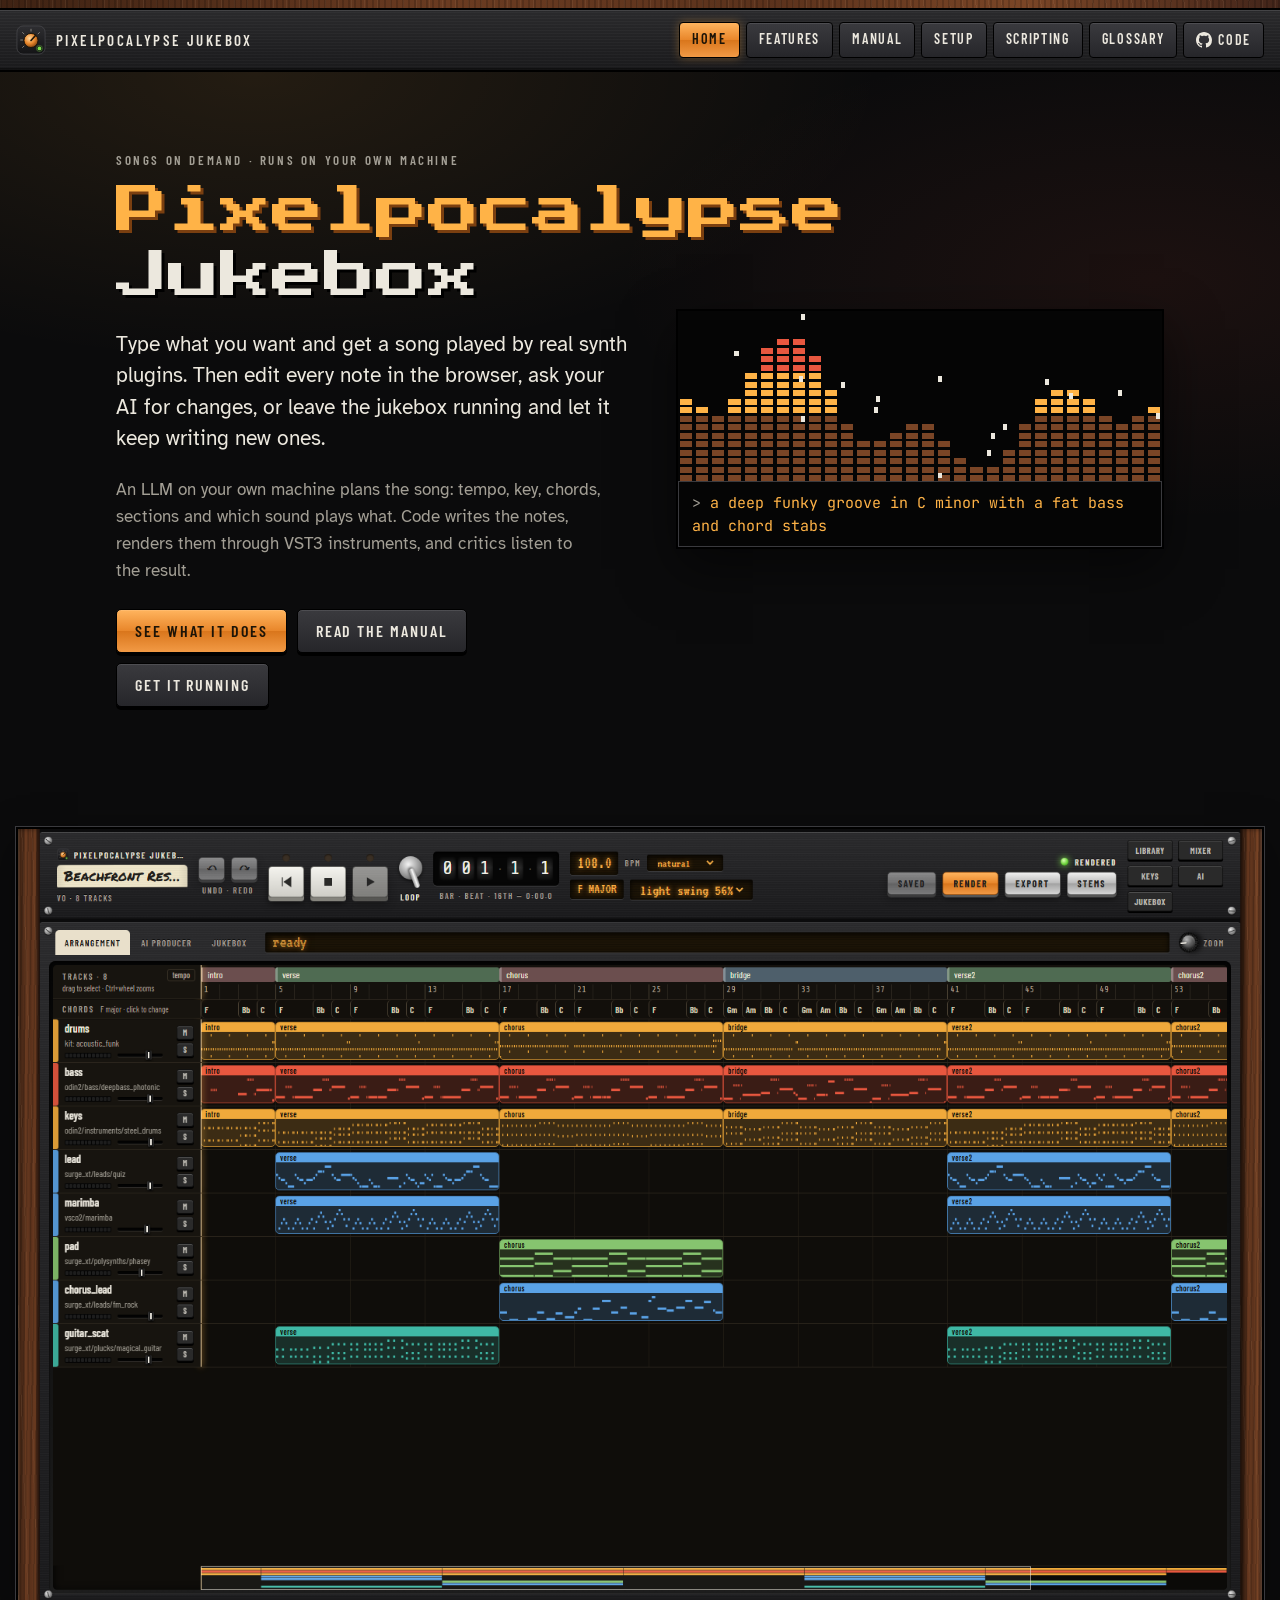
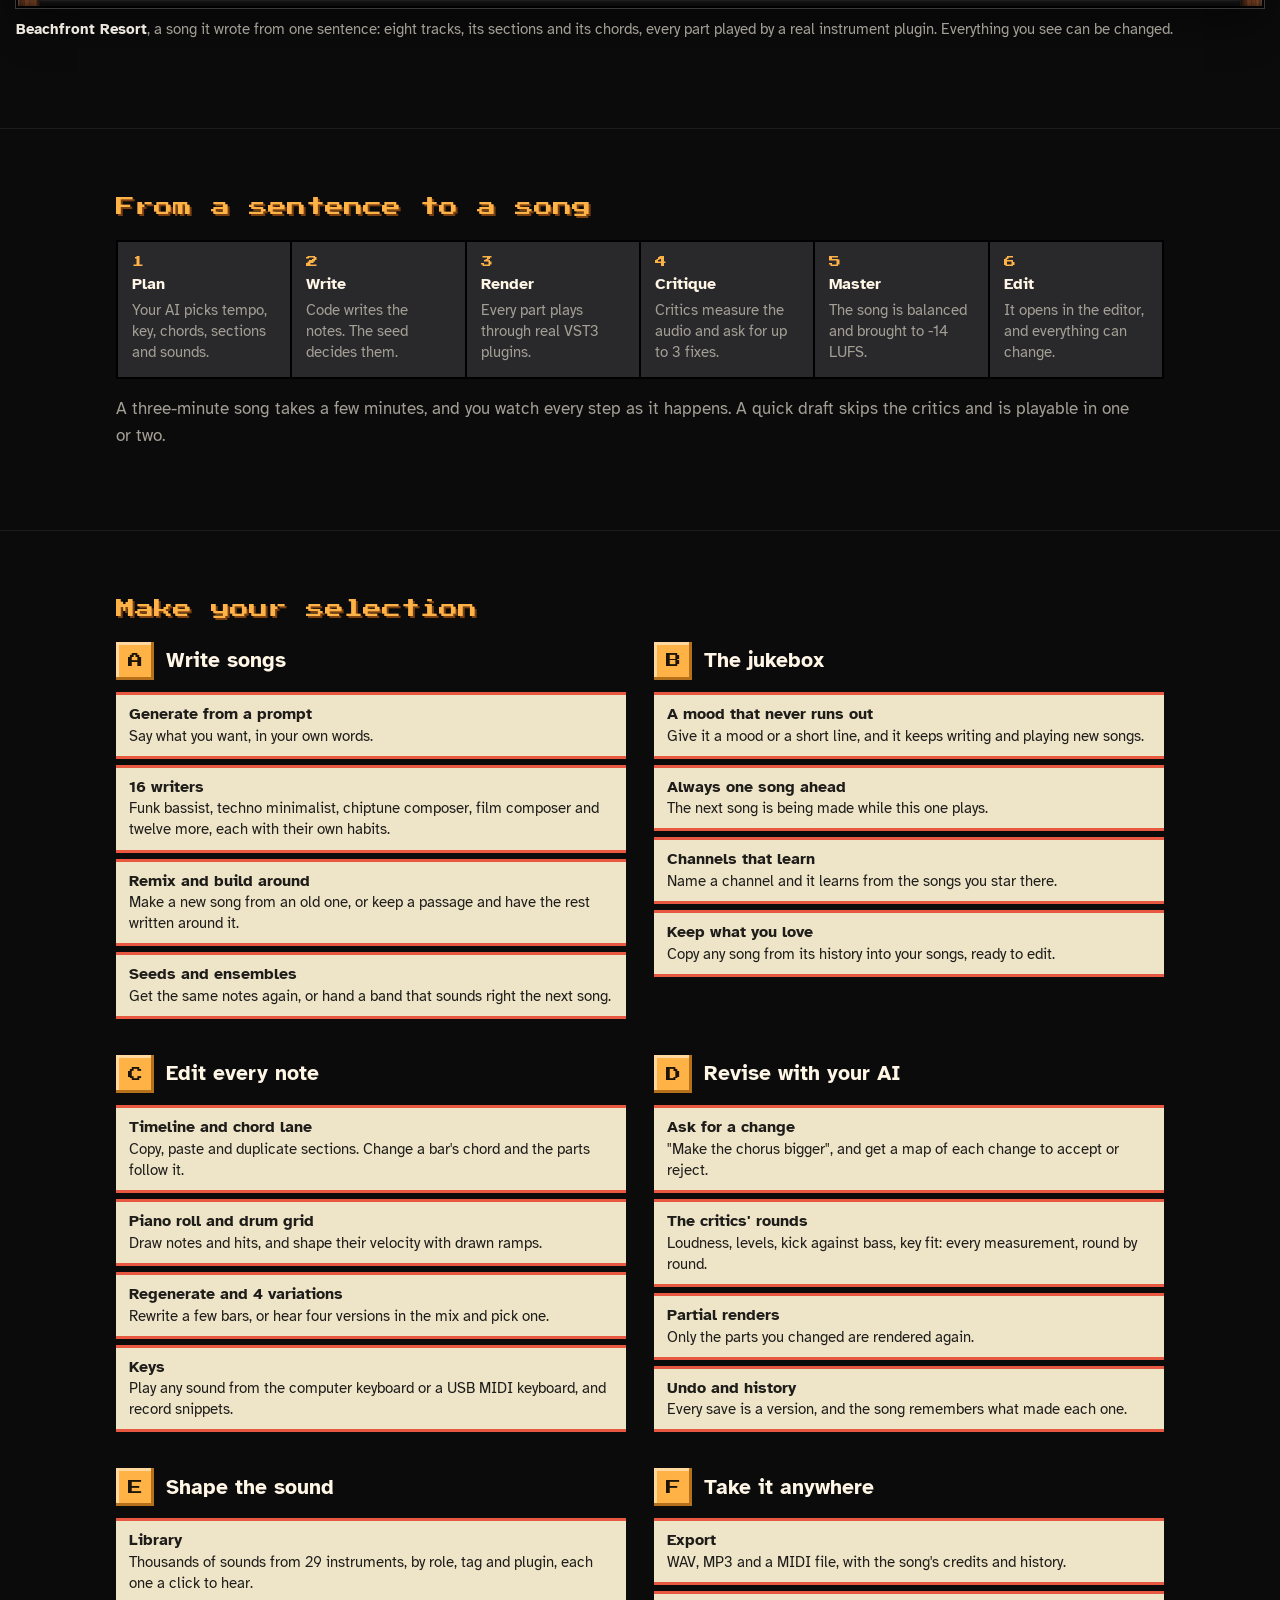
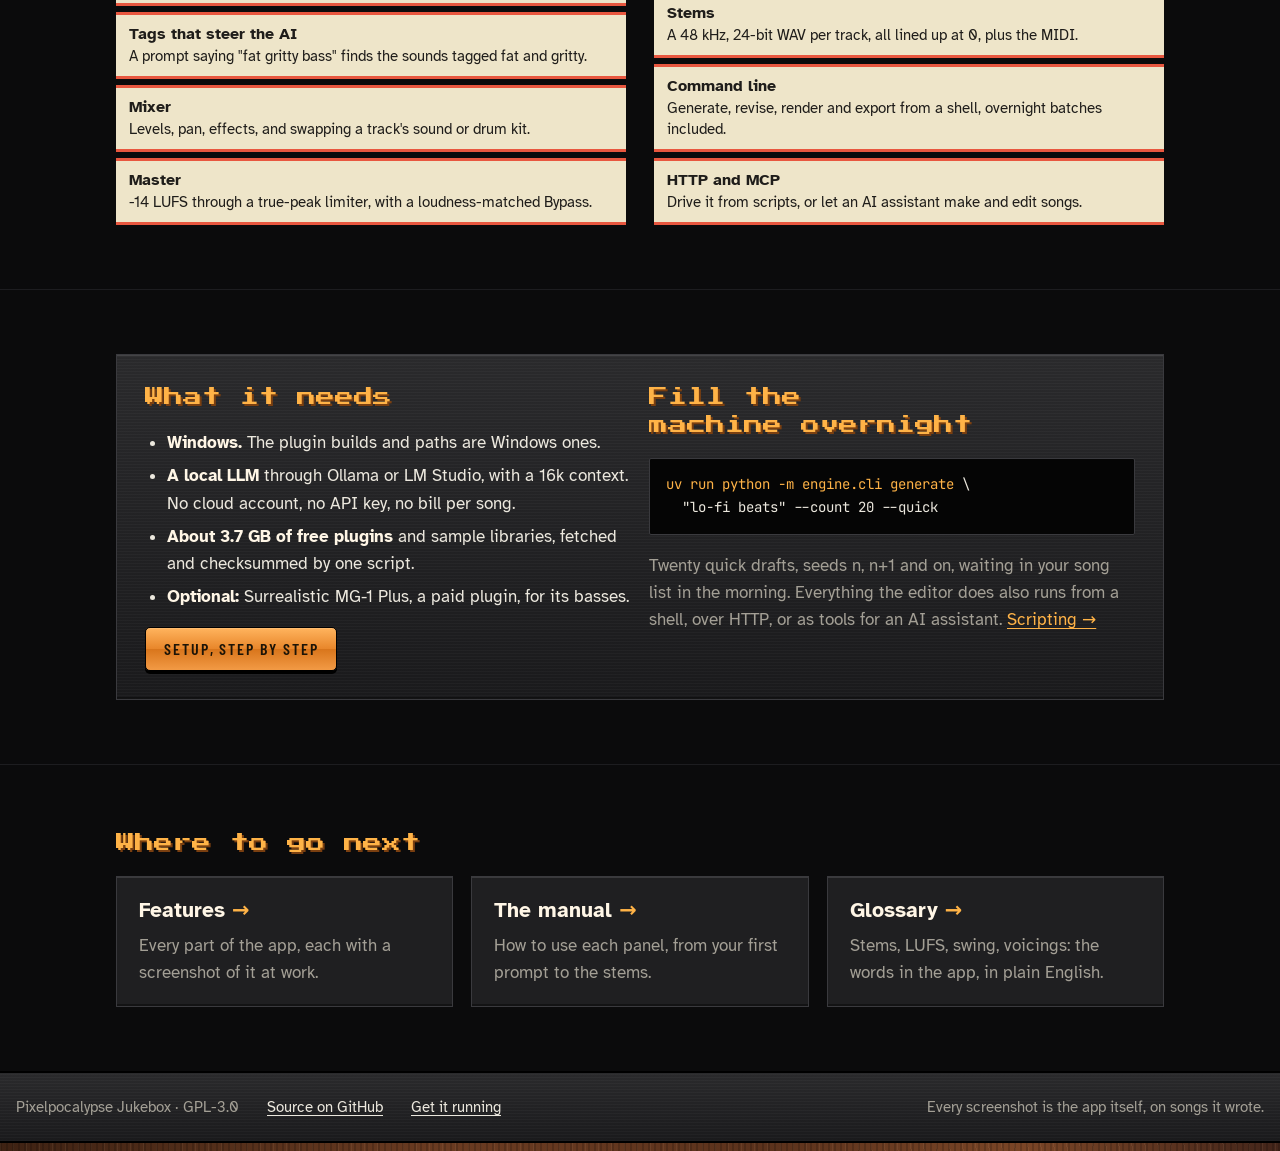
<file: index.html>
<!doctype html>
<html lang="en">
<head>
<meta charset="utf-8">
<meta name="viewport" content="width=device-width, initial-scale=1">
<title>Pixelpocalypse Jukebox</title>
<meta name="description" content="Type what you want and get a song played by real synth plugins, then edit every note in the browser. Runs on your own machine with your own local LLM.">
<meta property="og:type" content="website">
<meta property="og:site_name" content="Pixelpocalypse Jukebox">
<meta property="og:title" content="Pixelpocalypse Jukebox">
<meta property="og:description" content="Type what you want and get a song played by real synth plugins, then edit every note in the browser. Runs on your own machine with your own local LLM.">
<meta property="og:url" content="https://bazola.github.io/pixelpocalypse-jukebox-page/">
<meta property="og:image" content="https://bazola.github.io/pixelpocalypse-jukebox-page/img/og.jpg">
<meta property="og:image:width" content="1200">
<meta property="og:image:height" content="630">
<meta name="twitter:card" content="summary_large_image">
<link rel="icon" type="image/svg+xml" href="img/favicon.svg">
<link rel="apple-touch-icon" href="img/apple-touch-icon.png">
<link rel="preconnect" href="https://fonts.googleapis.com">
<link rel="preconnect" href="https://fonts.gstatic.com" crossorigin>
<link rel="stylesheet" href="https://fonts.googleapis.com/css2?family=Press+Start+2P&family=Atkinson+Hyperlegible:ital,wght@0,400;0,700;1,400&family=Barlow+Condensed:wght@500;600&family=Permanent+Marker&family=JetBrains+Mono:wght@400;600&display=swap">
<link rel="stylesheet" href="css/site.css">
</head>
<body>
<div class="rail"></div>
<nav class="nav" aria-label="Site">
  <div class="wrap-wide">
    <a class="nav-brand" href="index.html"><img src="img/favicon.svg" width="30" height="30" alt=""><span>Pixelpocalypse Jukebox</span></a>
    <div class="nav-links">
      <a href="index.html" class="on">Home</a>
      <a href="features.html">Features</a>
      <a href="manual.html">Manual</a>
      <a href="setup.html">Setup</a>
      <a href="scripting.html">Scripting</a>
      <a href="glossary.html">Glossary</a>
      <a class="gh" href="https://github.com/bazola/pixelpocalypse-jukebox"><svg width="16" height="16" viewBox="0 0 16 16" fill="currentColor" aria-hidden="true"><path d="M8 0C3.58 0 0 3.58 0 8c0 3.54 2.29 6.53 5.47 7.59.4.07.55-.17.55-.38 0-.19-.01-.82-.01-1.49-2.01.37-2.53-.49-2.69-.94-.09-.23-.48-.94-.82-1.13-.28-.15-.68-.52-.01-.53.63-.01 1.08.58 1.23.82.72 1.21 1.87.87 2.33.66.07-.52.28-.87.51-1.07-1.78-.2-3.64-.89-3.64-3.95 0-.87.31-1.59.82-2.15-.08-.2-.36-1.02.08-2.12 0 0 .67-.21 2.2.82.64-.18 1.32-.27 2-.27s1.36.09 2 .27c1.53-1.04 2.2-.82 2.2-.82.44 1.1.16 1.92.08 2.12.51.56.82 1.27.82 2.15 0 3.07-1.87 3.75-3.65 3.95.29.25.54.73.54 1.48 0 1.07-.01 1.93-.01 2.2 0 .21.15.46.55.38A8.01 8.01 0 0 0 16 8c0-4.42-3.58-8-8-8Z"/></svg>Code</a>
    </div>
  </div>
</nav>
<header class="hero">
  <div class="wrap hero-grid">
    <div>
      <p class="eyebrow">Songs on demand · runs on your own machine</p>
      <h1><span>Pixelpocalypse</span><span>Jukebox</span></h1>
      <p class="lead">Type what you want and get a song played by real synth plugins. Then edit every note in
      the browser, ask your AI for changes, or leave the jukebox running and let it keep writing new ones.</p>
      <p class="muted">An LLM on your own machine plans the song: tempo, key, chords, sections and which sound plays
      what. Code writes the notes, renders them through VST3 instruments, and critics listen to the result.</p>
      <div class="cta-row">
        <a class="btn btn-amber" href="features.html">See what it does</a>
        <a class="btn" href="manual.html">Read the manual</a>
        <a class="btn" href="setup.html">Get it running</a>
      </div>
    </div>
    <div class="screen">
      <canvas id="eq" width="240" height="60" role="img" aria-label="A pixel level meter: bars rising and pixels falling from their peaks"></canvas>
      <p class="prompt"><b>&gt; </b>a deep funky groove in C minor with a fat bass and chord stabs</p>
    </div>
  </div>
</header>

<section>
  <div class="wrap-wide">
    <figure>
      <a href="img/arrangement.png" title="full size"><img class="shot" src="img/arrangement.png" width="1600" height="1000" alt="The editor: a transport with tempo, key and swing across the top, and an arrangement of eight tracks (drums, bass, steel drums, lead, marimba, pad and more) laid out in sections with a chord lane above them."></a>
      <figcaption><b>Beachfront Resort</b>, a song it wrote from one sentence: eight tracks, its sections and its chords,
      every part played by a real instrument plugin. Everything you see can be changed.</figcaption>
    </figure>
  </div>
</section>

<section>
  <div class="wrap">
    <h2>From a sentence to a song</h2>
    <ol class="flow">
      <li><strong>Plan</strong><span>Your AI picks tempo, key, chords, sections and sounds.</span></li>
      <li><strong>Write</strong><span>Code writes the notes. The seed decides them.</span></li>
      <li><strong>Render</strong><span>Every part plays through real VST3 plugins.</span></li>
      <li><strong>Critique</strong><span>Critics measure the audio and ask for up to 3 fixes.</span></li>
      <li><strong>Master</strong><span>The song is balanced and brought to -14 LUFS.</span></li>
      <li><strong>Edit</strong><span>It opens in the editor, and everything can change.</span></li>
    </ol>
    <p class="muted" style="margin-top:16px">A three-minute song takes a few minutes, and you watch every step as it
    happens. A quick draft skips the critics and is playable in one or two.</p>
  </div>
</section>

<section>
  <div class="wrap">
    <h2>Make your selection</h2>
    <div class="bank">

      <div class="group">
        <header><span class="key" aria-hidden="true">A</span><h3><a href="manual.html#new-song">Write songs</a></h3></header>
        <ul class="strips">
          <li><b>Generate from a prompt</b><span>Say what you want, in your own words.</span></li>
          <li><b>16 writers</b><span>Funk bassist, techno minimalist, chiptune composer, film composer and twelve more, each with their own habits.</span></li>
          <li><b>Remix and build around</b><span>Make a new song from an old one, or keep a passage and have the rest written around it.</span></li>
          <li><b>Seeds and ensembles</b><span>Get the same notes again, or hand a band that sounds right the next song.</span></li>
        </ul>
      </div>

      <div class="group">
        <header><span class="key" aria-hidden="true">B</span><h3><a href="manual.html#jukebox">The jukebox</a></h3></header>
        <ul class="strips">
          <li><b>A mood that never runs out</b><span>Give it a mood or a short line, and it keeps writing and playing new songs.</span></li>
          <li><b>Always one song ahead</b><span>The next song is being made while this one plays.</span></li>
          <li><b>Channels that learn</b><span>Name a channel and it learns from the songs you star there.</span></li>
          <li><b>Keep what you love</b><span>Copy any song from its history into your songs, ready to edit.</span></li>
        </ul>
      </div>

      <div class="group">
        <header><span class="key" aria-hidden="true">C</span><h3><a href="manual.html#timeline">Edit every note</a></h3></header>
        <ul class="strips">
          <li><b>Timeline and chord lane</b><span>Copy, paste and duplicate sections. Change a bar's chord and the parts follow it.</span></li>
          <li><b>Piano roll and drum grid</b><span>Draw notes and hits, and shape their velocity with drawn ramps.</span></li>
          <li><b>Regenerate and 4 variations</b><span>Rewrite a few bars, or hear four versions in the mix and pick one.</span></li>
          <li><b>Keys</b><span>Play any sound from the computer keyboard or a USB MIDI keyboard, and record snippets.</span></li>
        </ul>
      </div>

      <div class="group">
        <header><span class="key" aria-hidden="true">D</span><h3><a href="manual.html#revise">Revise with your AI</a></h3></header>
        <ul class="strips">
          <li><b>Ask for a change</b><span>"Make the chorus bigger", and get a map of each change to accept or reject.</span></li>
          <li><b>The critics' rounds</b><span>Loudness, levels, kick against bass, key fit: every measurement, round by round.</span></li>
          <li><b>Partial renders</b><span>Only the parts you changed are rendered again.</span></li>
          <li><b>Undo and history</b><span>Every save is a version, and the song remembers what made each one.</span></li>
        </ul>
      </div>

      <div class="group">
        <header><span class="key" aria-hidden="true">E</span><h3><a href="manual.html#mixer">Shape the sound</a></h3></header>
        <ul class="strips">
          <li><b>Library</b><span>Thousands of sounds from 29 instruments, by role, tag and plugin, each one a click to hear.</span></li>
          <li><b>Tags that steer the AI</b><span>A prompt saying "fat gritty bass" finds the sounds tagged fat and gritty.</span></li>
          <li><b>Mixer</b><span>Levels, pan, effects, and swapping a track's sound or drum kit.</span></li>
          <li><b>Master</b><span>-14 LUFS through a true-peak limiter, with a loudness-matched Bypass.</span></li>
        </ul>
      </div>

      <div class="group">
        <header><span class="key" aria-hidden="true">F</span><h3><a href="manual.html#export">Take it anywhere</a></h3></header>
        <ul class="strips">
          <li><b>Export</b><span>WAV, MP3 and a MIDI file, with the song's credits and history.</span></li>
          <li><b>Stems</b><span>A 48 kHz, 24-bit WAV per track, all lined up at 0, plus the MIDI.</span></li>
          <li><b>Command line</b><span>Generate, revise, render and export from a shell, overnight batches included.</span></li>
          <li><b>HTTP and MCP</b><span>Drive it from scripts, or let an AI assistant make and edit songs.</span></li>
        </ul>
      </div>

    </div>
  </div>
</section>

<section>
  <div class="wrap">
    <div class="plate grid grid-2">
      <div>
        <h2>What it needs</h2>
        <ul>
          <li><b>Windows.</b> The plugin builds and paths are Windows ones.</li>
          <li><b>A local LLM</b> through Ollama or LM Studio, with a 16k context. No cloud account, no API key, no bill per song.</li>
          <li><b>About 3.7 GB of free plugins</b> and sample libraries, fetched and checksummed by one script.</li>
          <li><b>Optional:</b> Surrealistic MG-1 Plus, a paid plugin, for its basses.</li>
        </ul>
        <a class="btn btn-amber" href="setup.html">Setup, step by step</a>
      </div>
      <div>
        <h2>Fill the machine overnight</h2>
        <pre><code><span class="k">uv run python -m engine.cli generate</span> \
  "lo-fi beats" --count 20 --quick</code></pre>
        <p class="muted">Twenty quick drafts, seeds n, n+1 and on, waiting in your song list in the morning.
        Everything the editor does also runs from a shell, over HTTP, or as tools for an AI assistant.
        <a href="scripting.html">Scripting →</a></p>
      </div>
    </div>
  </div>
</section>

<section>
  <div class="wrap">
    <h2>Where to go next</h2>
    <div class="grid grid-3">
      <a class="card" href="features.html"><h3>Features</h3><p class="muted">Every part of the app, each with a screenshot of it at work.</p></a>
      <a class="card" href="manual.html"><h3>The manual</h3><p class="muted">How to use each panel, from your first prompt to the stems.</p></a>
      <a class="card" href="glossary.html"><h3>Glossary</h3><p class="muted">Stems, LUFS, swing, voicings: the words in the app, in plain English.</p></a>
    </div>
  </div>
</section>

<script>
/* the display: a pixel level meter. Complete as a still frame; animated unless reduced motion is asked for. */
(function () {
  var c = document.getElementById('eq');
  var g = c.getContext && c.getContext('2d');
  if (!g) return;
  var W = c.width, H = c.height, BAR = 6, GAP = 2, N = Math.floor(W / (BAR + GAP));
  var fall = [], t = 0;
  function level(i, time) {
    var x = i / N;
    return Math.max(0.08, Math.min(1, (0.5 + 0.28 * Math.sin(x * 9 + time * 0.05) + 0.2 * Math.sin(x * 23 - time * 0.09)) * (1.15 - x * 0.45)));
  }
  function draw() {
    g.fillStyle = '#050505';
    g.fillRect(0, 0, W, H);
    for (var i = 0; i < N; i++) {
      var h = Math.round(level(i, t) * (H - 8) / 3) * 3;
      for (var y = 0; y < h; y += 3) {
        g.fillStyle = y > (H - 8) * 0.72 ? '#e8573f' : y > (H - 8) * 0.45 ? '#ffb347' : '#7a4526';
        g.fillRect(i * (BAR + GAP) + 1, H - y - 2, BAR, 2);
      }
      if (t % 4 === 0 && Math.random() < 0.05) fall.push({ x: i * (BAR + GAP) + 1 + Math.floor(Math.random() * BAR), y: H - h - 3, vy: -0.6 - Math.random() });
    }
    g.fillStyle = '#ece8de';
    for (var k = fall.length - 1; k >= 0; k--) {
      var p = fall[k];
      p.vy += 0.05; p.y += p.vy;
      if (p.y > H) { fall.splice(k, 1); continue; }
      g.fillRect(p.x, Math.round(p.y), 2, 2);
    }
  }
  for (var s = 0; s < 40; s++) { t = s * 4; draw(); }
  var still = false;
  try { still = matchMedia('(prefers-reduced-motion: reduce)').matches; } catch (e) {}
  if (still) return;
  (function tick() { t++; draw(); requestAnimationFrame(tick); })();
})();
</script>

<footer class="foot">
  <div class="wrap-wide">
    <span>Pixelpocalypse Jukebox · GPL-3.0</span>
    <a href="https://github.com/bazola/pixelpocalypse-jukebox">Source on GitHub</a>
    <a href="setup.html">Get it running</a>
    <span class="sp">Every screenshot is the app itself, on songs it wrote.</span>
  </div>
</footer>
<div class="rail" style="border-bottom:0;border-top:2px solid #000"></div>
</body>
</html>
</file>
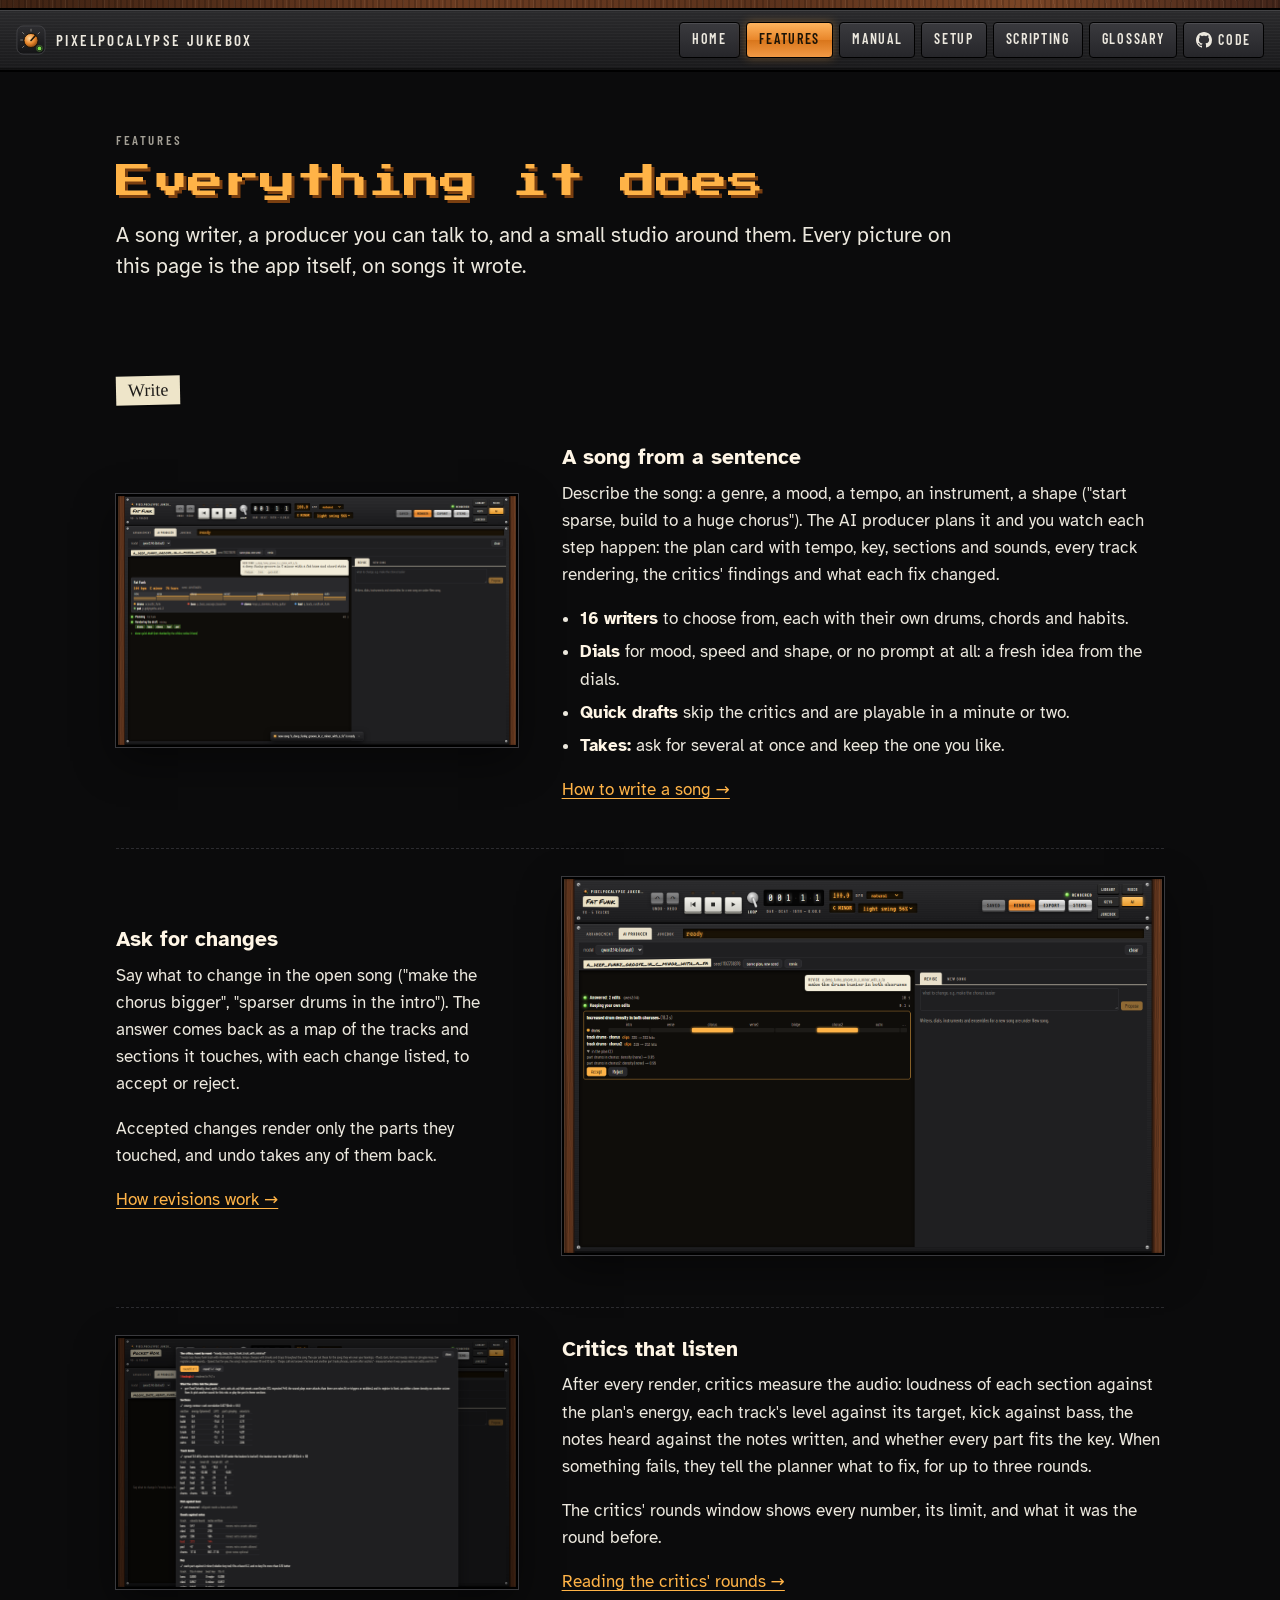
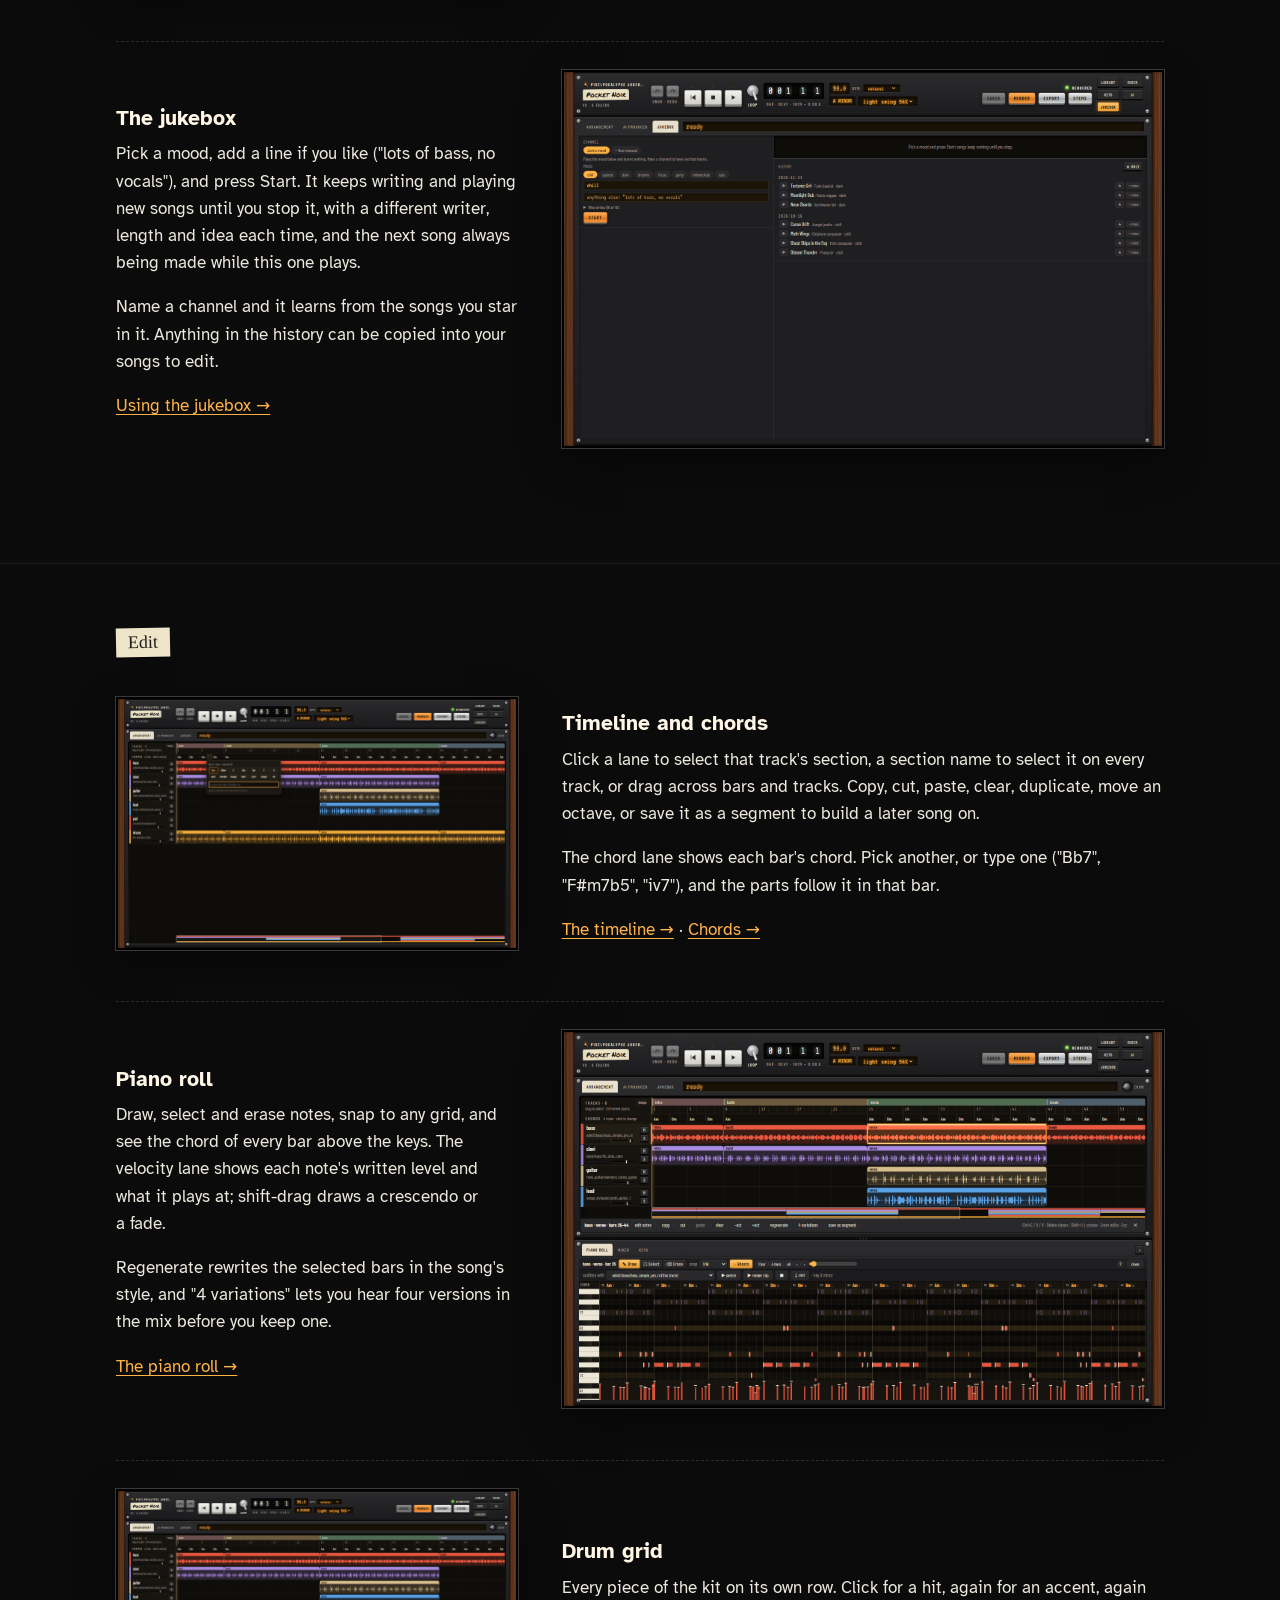
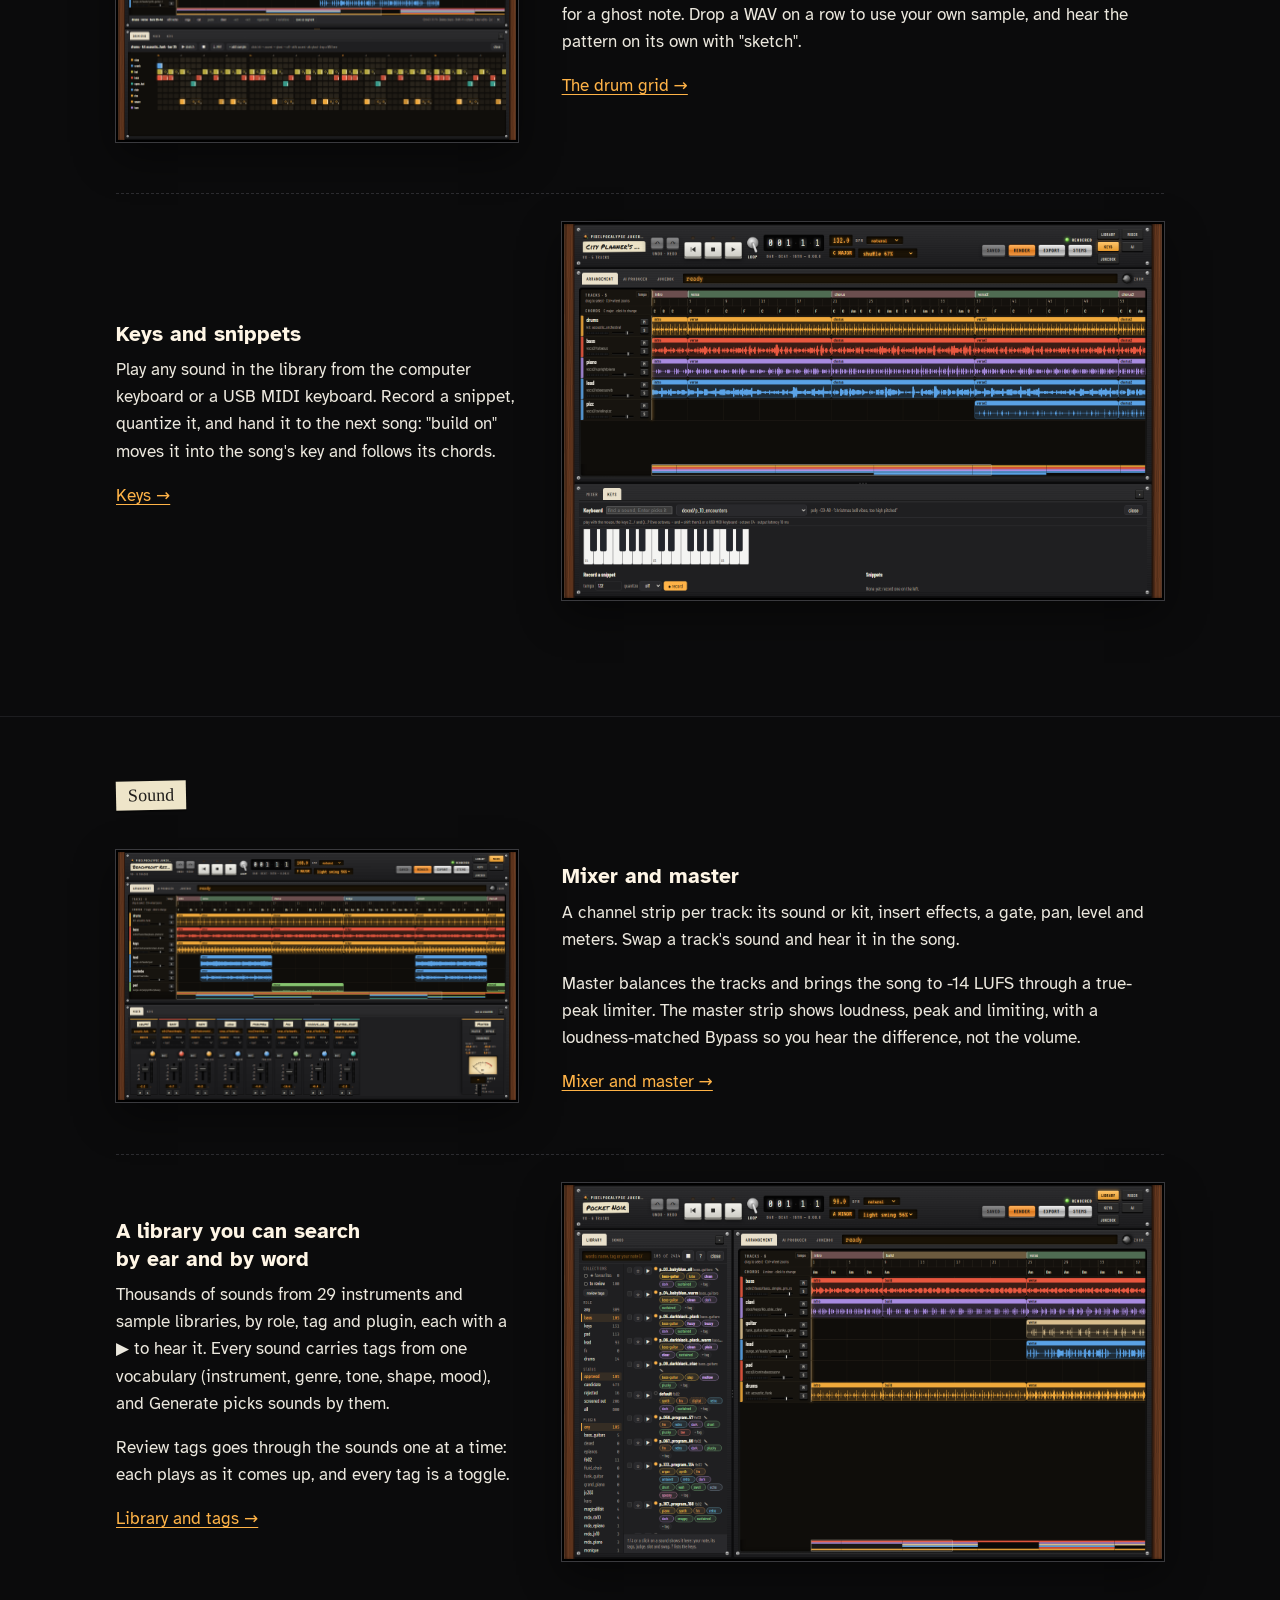
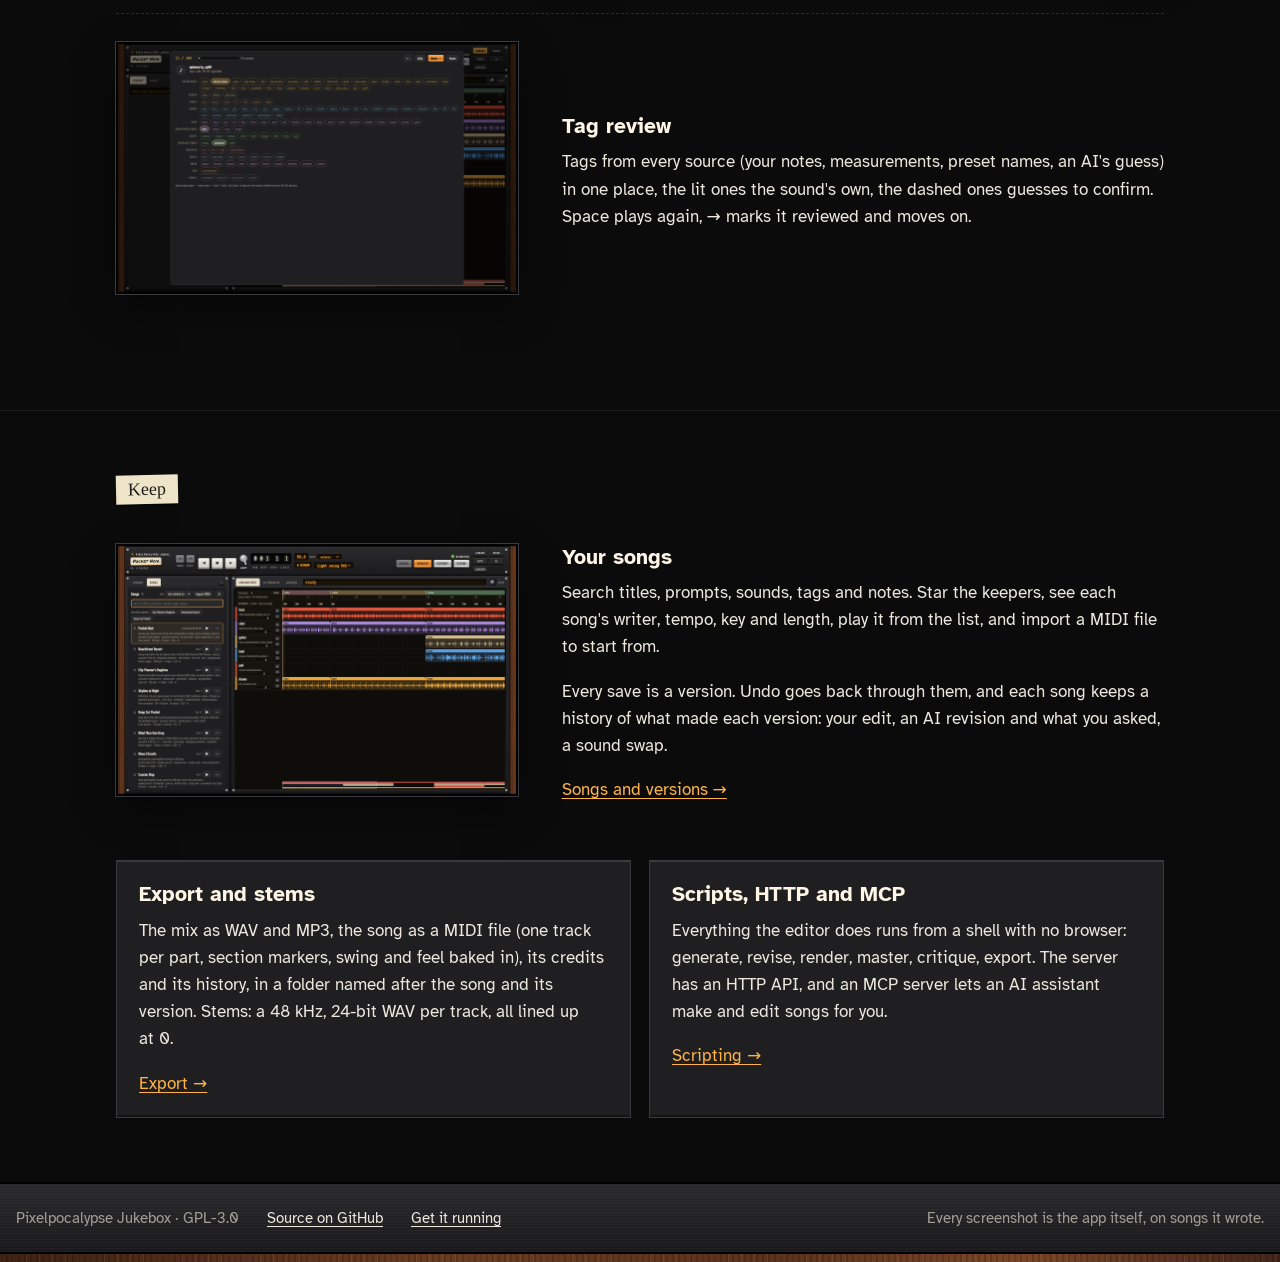
<file: features.html>
<!doctype html>
<html lang="en">
<head>
<meta charset="utf-8">
<meta name="viewport" content="width=device-width, initial-scale=1">
<title>Features · Pixelpocalypse Jukebox</title>
<meta name="description" content="Everything the Jukebox does: songs from a prompt, an AI producer that revises them, critics that measure the audio, a never-ending jukebox, and a full editor.">
<meta property="og:type" content="website">
<meta property="og:site_name" content="Pixelpocalypse Jukebox">
<meta property="og:title" content="Features · Pixelpocalypse Jukebox">
<meta property="og:description" content="Everything the Jukebox does: songs from a prompt, an AI producer that revises them, critics that measure the audio, a never-ending jukebox, and a full editor.">
<meta property="og:url" content="https://bazola.github.io/pixelpocalypse-jukebox-page/features.html">
<meta property="og:image" content="https://bazola.github.io/pixelpocalypse-jukebox-page/img/og.jpg">
<meta property="og:image:width" content="1200">
<meta property="og:image:height" content="630">
<meta name="twitter:card" content="summary_large_image">
<link rel="icon" type="image/svg+xml" href="img/favicon.svg">
<link rel="apple-touch-icon" href="img/apple-touch-icon.png">
<link rel="preconnect" href="https://fonts.googleapis.com">
<link rel="preconnect" href="https://fonts.gstatic.com" crossorigin>
<link rel="stylesheet" href="https://fonts.googleapis.com/css2?family=Press+Start+2P&family=Atkinson+Hyperlegible:ital,wght@0,400;0,700;1,400&family=Barlow+Condensed:wght@500;600&family=Permanent+Marker&family=JetBrains+Mono:wght@400;600&display=swap">
<link rel="stylesheet" href="css/site.css">
</head>
<body>
<div class="rail"></div>
<nav class="nav" aria-label="Site">
  <div class="wrap-wide">
    <a class="nav-brand" href="index.html"><img src="img/favicon.svg" width="30" height="30" alt=""><span>Pixelpocalypse Jukebox</span></a>
    <div class="nav-links">
      <a href="index.html">Home</a>
      <a href="features.html" class="on">Features</a>
      <a href="manual.html">Manual</a>
      <a href="setup.html">Setup</a>
      <a href="scripting.html">Scripting</a>
      <a href="glossary.html">Glossary</a>
      <a class="gh" href="https://github.com/bazola/pixelpocalypse-jukebox"><svg width="16" height="16" viewBox="0 0 16 16" fill="currentColor" aria-hidden="true"><path d="M8 0C3.58 0 0 3.58 0 8c0 3.54 2.29 6.53 5.47 7.59.4.07.55-.17.55-.38 0-.19-.01-.82-.01-1.49-2.01.37-2.53-.49-2.69-.94-.09-.23-.48-.94-.82-1.13-.28-.15-.68-.52-.01-.53.63-.01 1.08.58 1.23.82.72 1.21 1.87.87 2.33.66.07-.52.28-.87.51-1.07-1.78-.2-3.64-.89-3.64-3.95 0-.87.31-1.59.82-2.15-.08-.2-.36-1.02.08-2.12 0 0 .67-.21 2.2.82.64-.18 1.32-.27 2-.27s1.36.09 2 .27c1.53-1.04 2.2-.82 2.2-.82.44 1.1.16 1.92.08 2.12.51.56.82 1.27.82 2.15 0 3.07-1.87 3.75-3.65 3.95.29.25.54.73.54 1.48 0 1.07-.01 1.93-.01 2.2 0 .21.15.46.55.38A8.01 8.01 0 0 0 16 8c0-4.42-3.58-8-8-8Z"/></svg>Code</a>
    </div>
  </div>
</nav>
<header class="page-head">
  <div class="wrap">
    <p class="eyebrow">Features</p>
    <h1>Everything it does</h1>
    <p class="lead">A song writer, a producer you can talk to, and a small studio around them. Every picture
    on this page is the app itself, on songs it wrote.</p>
  </div>
</header>

<section>
  <div class="wrap">
    <span class="tapelabel">Write</span>

    <div class="feature">
      <div>
        <h3>A song from a sentence</h3>
        <p>Describe the song: a genre, a mood, a tempo, an instrument, a shape ("start sparse, build to a huge chorus").
        The AI producer plans it and you watch each step happen: the plan card with tempo, key, sections and sounds,
        every track rendering, the critics' findings and what each fix changed.</p>
        <ul>
          <li><b>16 writers</b> to choose from, each with their own drums, chords and habits.</li>
          <li><b>Dials</b> for mood, speed and shape, or no prompt at all: a fresh idea from the dials.</li>
          <li><b>Quick drafts</b> skip the critics and are playable in a minute or two.</li>
          <li><b>Takes:</b> ask for several at once and keep the one you like.</li>
        </ul>
        <p><a href="manual.html#new-song">How to write a song →</a></p>
      </div>
      <figure><a href="img/generate.png" title="full size"><img class="shot" src="img/generate.png" width="1600" height="1000" alt="The AI producer after a generate: the request, the plan card with tempo, key, sections and parts, each track's render, and the finished song."></a></figure>
    </div>

    <div class="feature">
      <div>
        <h3>Ask for changes</h3>
        <p>Say what to change in the open song ("make the chorus bigger", "sparser drums in the intro"). The answer comes
        back as a map of the tracks and sections it touches, with each change listed, to accept or reject.</p>
        <p>Accepted changes render only the parts they touched, and undo takes any of them back.</p>
        <p><a href="manual.html#revise">How revisions work →</a></p>
      </div>
      <figure><a href="img/revise.png" title="full size"><img class="shot" src="img/revise.png" width="1600" height="1000" alt="A revision's proposal: a grid of tracks against sections with the touched cells lit, and the list of changes with Accept and Reject."></a></figure>
    </div>

    <div class="feature">
      <div>
        <h3>Critics that listen</h3>
        <p>After every render, critics measure the audio: loudness of each section against the plan's energy, each track's
        level against its target, kick against bass, the notes heard against the notes written, and whether every part
        fits the key. When something fails, they tell the planner what to fix, for up to three rounds.</p>
        <p>The critics' rounds window shows every number, its limit, and what it was the round before.</p>
        <p><a href="manual.html#critics">Reading the critics' rounds →</a></p>
      </div>
      <figure><a href="img/critics.png" title="full size"><img class="shot" src="img/critics.png" width="1600" height="1000" alt="The critics' rounds window: round 0 with one finding, then tables of section loudness, track levels against targets, onsets against notes, and key fit."></a></figure>
    </div>

    <div class="feature">
      <div>
        <h3>The jukebox</h3>
        <p>Pick a mood, add a line if you like ("lots of bass, no vocals"), and press Start. It keeps writing and
        playing new songs until you stop it, with a different writer, length and idea each time, and the next song
        always being made while this one plays.</p>
        <p>Name a channel and it learns from the songs you star in it. Anything in the history can be copied into
        your songs to edit.</p>
        <p><a href="manual.html#jukebox">Using the jukebox →</a></p>
      </div>
      <figure><a href="img/jukebox.png" title="full size"><img class="shot" src="img/jukebox.png" width="1600" height="1000" alt="The jukebox: channels and moods on the left with a Start button, and a history of songs it wrote, each with its writer and mood, a star and a + mine button."></a></figure>
    </div>
  </div>
</section>

<section>
  <div class="wrap">
    <span class="tapelabel">Edit</span>

    <div class="feature">
      <div>
        <h3>Timeline and chords</h3>
        <p>Click a lane to select that track's section, a section name to select it on every track, or drag across
        bars and tracks. Copy, cut, paste, clear, duplicate, move an octave, or save it as a segment to build a later
        song on.</p>
        <p>The chord lane shows each bar's chord. Pick another, or type one ("Bb7", "F#m7b5", "iv7"), and the parts
        follow it in that bar.</p>
        <p><a href="manual.html#timeline">The timeline →</a> · <a href="manual.html#chords">Chords →</a></p>
      </div>
      <figure><a href="img/chords.png" title="full size"><img class="shot" src="img/chords.png" width="1600" height="1000" alt="The timeline with the chord lane open on bar 6: a popup of the key's chords and a box to type any chord."></a></figure>
    </div>

    <div class="feature">
      <div>
        <h3>Piano roll</h3>
        <p>Draw, select and erase notes, snap to any grid, and see the chord of every bar above the keys. The velocity
        lane shows each note's written level and what it plays at; shift-drag draws a crescendo or a fade.</p>
        <p>Regenerate rewrites the selected bars in the song's style, and "4 variations" lets you hear four
        versions in the mix before you keep one.</p>
        <p><a href="manual.html#pianoroll">The piano roll →</a></p>
      </div>
      <figure><a href="img/pianoroll.png" title="full size"><img class="shot" src="img/pianoroll.png" width="1600" height="1000" alt="The piano roll under the timeline: a bass part over twenty bars, chord names over each bar, and a velocity lane of red bars at the bottom."></a></figure>
    </div>

    <div class="feature">
      <div>
        <h3>Drum grid</h3>
        <p>Every piece of the kit on its own row. Click for a hit, again for an accent, again for a ghost note.
        Drop a WAV on a row to use your own sample, and hear the pattern on its own with "sketch".</p>
        <p><a href="manual.html#drumgrid">The drum grid →</a></p>
      </div>
      <figure><a href="img/drumgrid.png" title="full size"><img class="shot" src="img/drumgrid.png" width="1600" height="1000" alt="The drum grid: rows for clap, crash, hat, kick, open hat, ride, rim, snare and tom, with hits, accents and ghost notes over four bars."></a></figure>
    </div>

    <div class="feature">
      <div>
        <h3>Keys and snippets</h3>
        <p>Play any sound in the library from the computer keyboard or a USB MIDI keyboard. Record a snippet, quantize
        it, and hand it to the next song: "build on" moves it into the song's key and follows its chords.</p>
        <p><a href="manual.html#keys">Keys →</a></p>
      </div>
      <figure><a href="img/keys.png" title="full size"><img class="shot" src="img/keys.png" width="1600" height="1000" alt="The Keys dock: a sound picker, a two-octave keyboard, and a snippet recorder with tempo and quantize."></a></figure>
    </div>
  </div>
</section>

<section>
  <div class="wrap">
    <span class="tapelabel">Sound</span>

    <div class="feature">
      <div>
        <h3>Mixer and master</h3>
        <p>A channel strip per track: its sound or kit, insert effects, a gate, pan, level and meters. Swap a
        track's sound and hear it in the song.</p>
        <p>Master balances the tracks and brings the song to -14 LUFS through a true-peak limiter. The master strip shows
        loudness, peak and limiting, with a loudness-matched Bypass so you hear the difference, not the volume.</p>
        <p><a href="manual.html#mixer">Mixer and master →</a></p>
      </div>
      <figure><a href="img/mixer.png" title="full size"><img class="shot" src="img/mixer.png" width="1600" height="1000" alt="The mixer under an eight-track arrangement: a strip per track with sound, inserts, pan knob and fader, and a master strip with target loudness, a VU meter and Bypass."></a></figure>
    </div>

    <div class="feature">
      <div>
        <h3>A library you can search by ear and by word</h3>
        <p>Thousands of sounds from 29 instruments and sample libraries, by role, tag and plugin, each with a ▶ to hear
        it. Every sound carries tags from one vocabulary (instrument, genre, tone, shape, mood), and Generate picks sounds
        by them.</p>
        <p>Review tags goes through the sounds one at a time: each plays as it comes up, and every tag is a toggle.</p>
        <p><a href="manual.html#library">Library and tags →</a></p>
      </div>
      <figure><a href="img/library.png" title="full size"><img class="shot" src="img/library.png" width="1600" height="1000" alt="The Library beside the arrangement: collections, roles, status and plugins on the left, and bass sounds with their tags, each with a play button."></a></figure>
    </div>

    <div class="feature">
      <div>
        <h3>Tag review</h3>
        <p>Tags from every source (your notes, measurements, preset names, an AI's guess) in one place, the lit ones
        the sound's own, the dashed ones guesses to confirm. Space plays again, → marks it reviewed and moves on.</p>
      </div>
      <figure><a href="img/tagreview.png" title="full size"><img class="shot" src="img/tagreview.png" width="1600" height="1000" alt="Tag review: one sound, with every tag in the vocabulary laid out by facet (instrument, genre, tone, shape, register, mood) and the sound's own tags lit."></a></figure>
    </div>
  </div>
</section>

<section>
  <div class="wrap">
    <span class="tapelabel">Keep</span>

    <div class="feature">
      <div>
        <h3>Your songs</h3>
        <p>Search titles, prompts, sounds, tags and notes. Star the keepers, see each song's writer, tempo, key and length,
        play it from the list, and import a MIDI file to start from.</p>
        <p>Every save is a version. Undo goes back through them, and each song keeps a history of what made each
        version: your edit, an AI revision and what you asked, a sound swap.</p>
        <p><a href="manual.html#songs">Songs and versions →</a></p>
      </div>
      <figure><a href="img/songs.png" title="full size"><img class="shot" src="img/songs.png" width="1600" height="1000" alt="The Songs panel: a search box, recently opened songs, and a list of songs with their prompt, sounds, writer, tempo, key and length."></a></figure>
    </div>

    <div class="grid grid-2" style="margin-top:12px">
      <div class="card">
        <h3>Export and stems</h3>
        <p>The mix as WAV and MP3, the song as a MIDI file (one track per part, section markers, swing and feel baked in),
        its credits and its history, in a folder named after the song and its version. Stems: a 48 kHz, 24-bit WAV
        per track, all lined up at 0.</p>
        <p><a href="manual.html#export">Export →</a></p>
      </div>
      <div class="card">
        <h3>Scripts, HTTP and MCP</h3>
        <p>Everything the editor does runs from a shell with no browser: generate, revise, render, master, critique,
        export. The server has an HTTP API, and an MCP server lets an AI assistant make and edit songs for you.</p>
        <p><a href="scripting.html">Scripting →</a></p>
      </div>
    </div>
  </div>
</section>

<footer class="foot">
  <div class="wrap-wide">
    <span>Pixelpocalypse Jukebox · GPL-3.0</span>
    <a href="https://github.com/bazola/pixelpocalypse-jukebox">Source on GitHub</a>
    <a href="setup.html">Get it running</a>
    <span class="sp">Every screenshot is the app itself, on songs it wrote.</span>
  </div>
</footer>
<div class="rail" style="border-bottom:0;border-top:2px solid #000"></div>
</body>
</html>
</file>
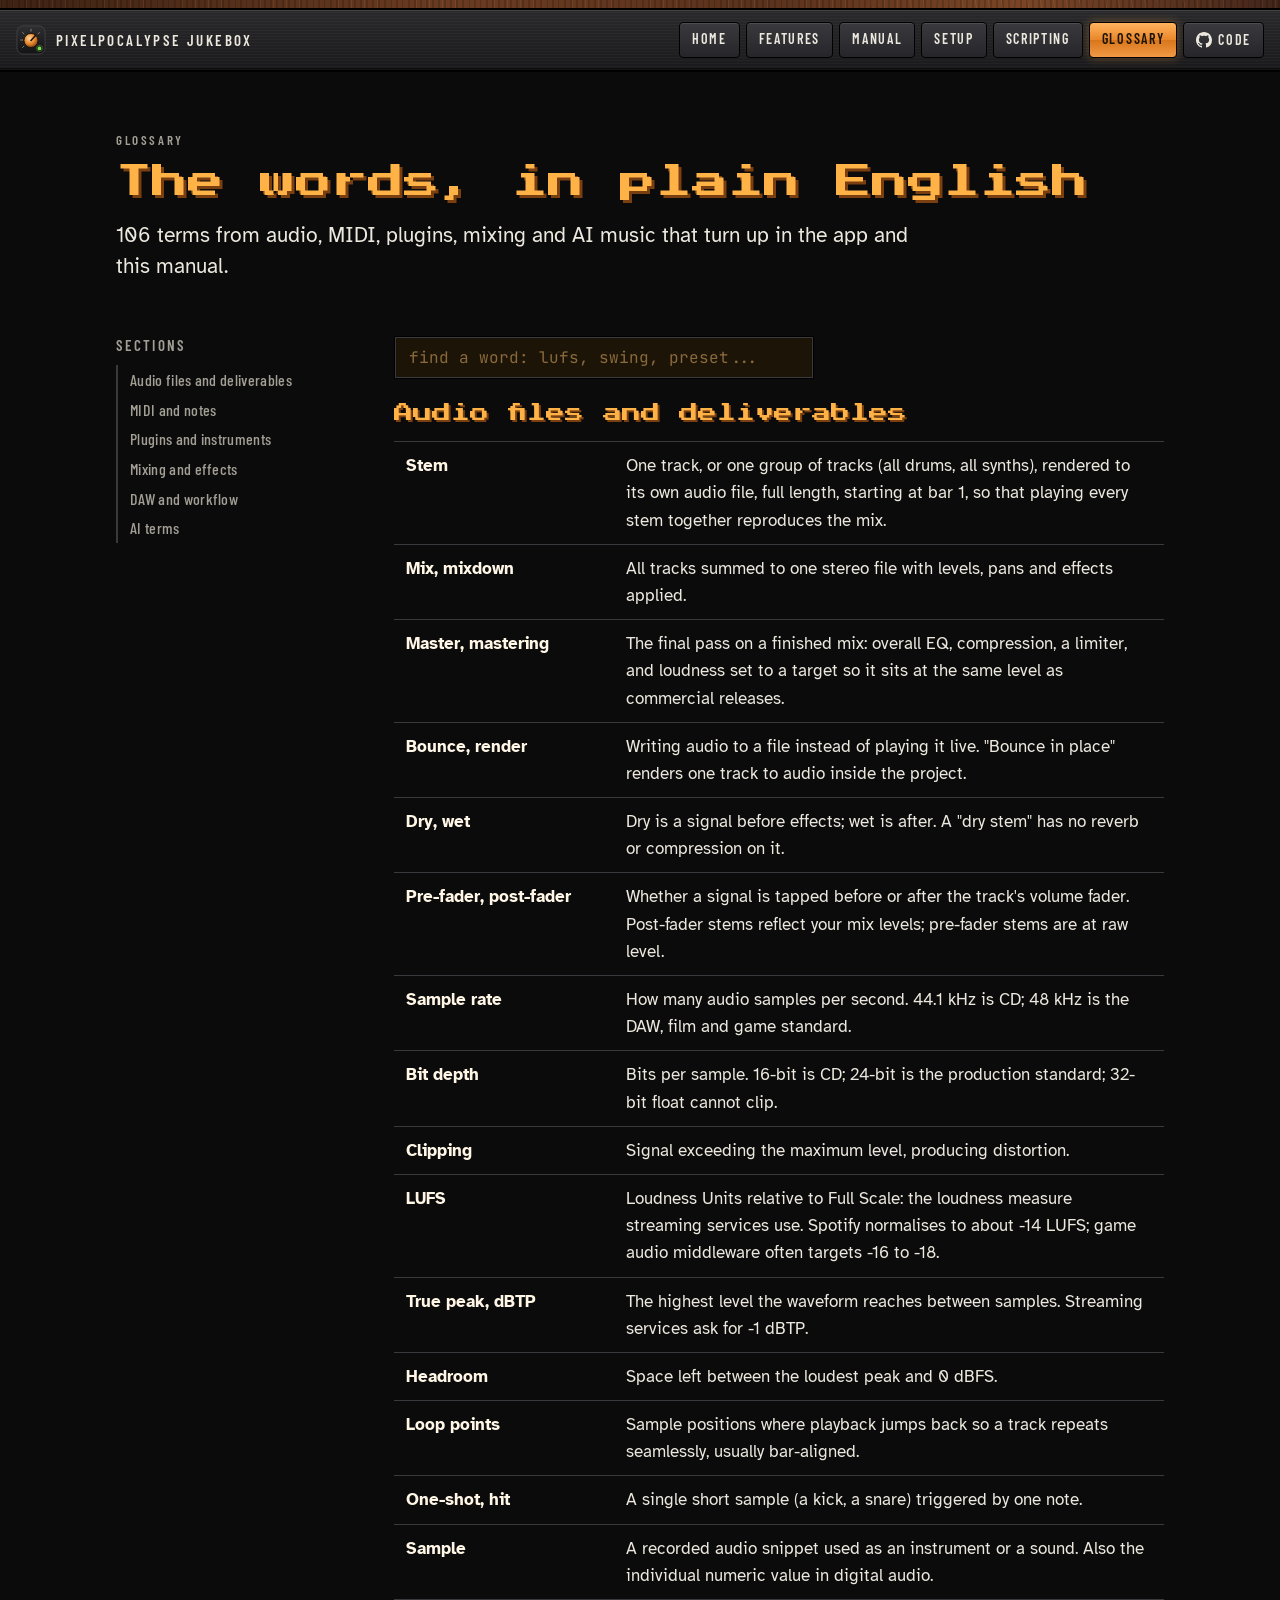
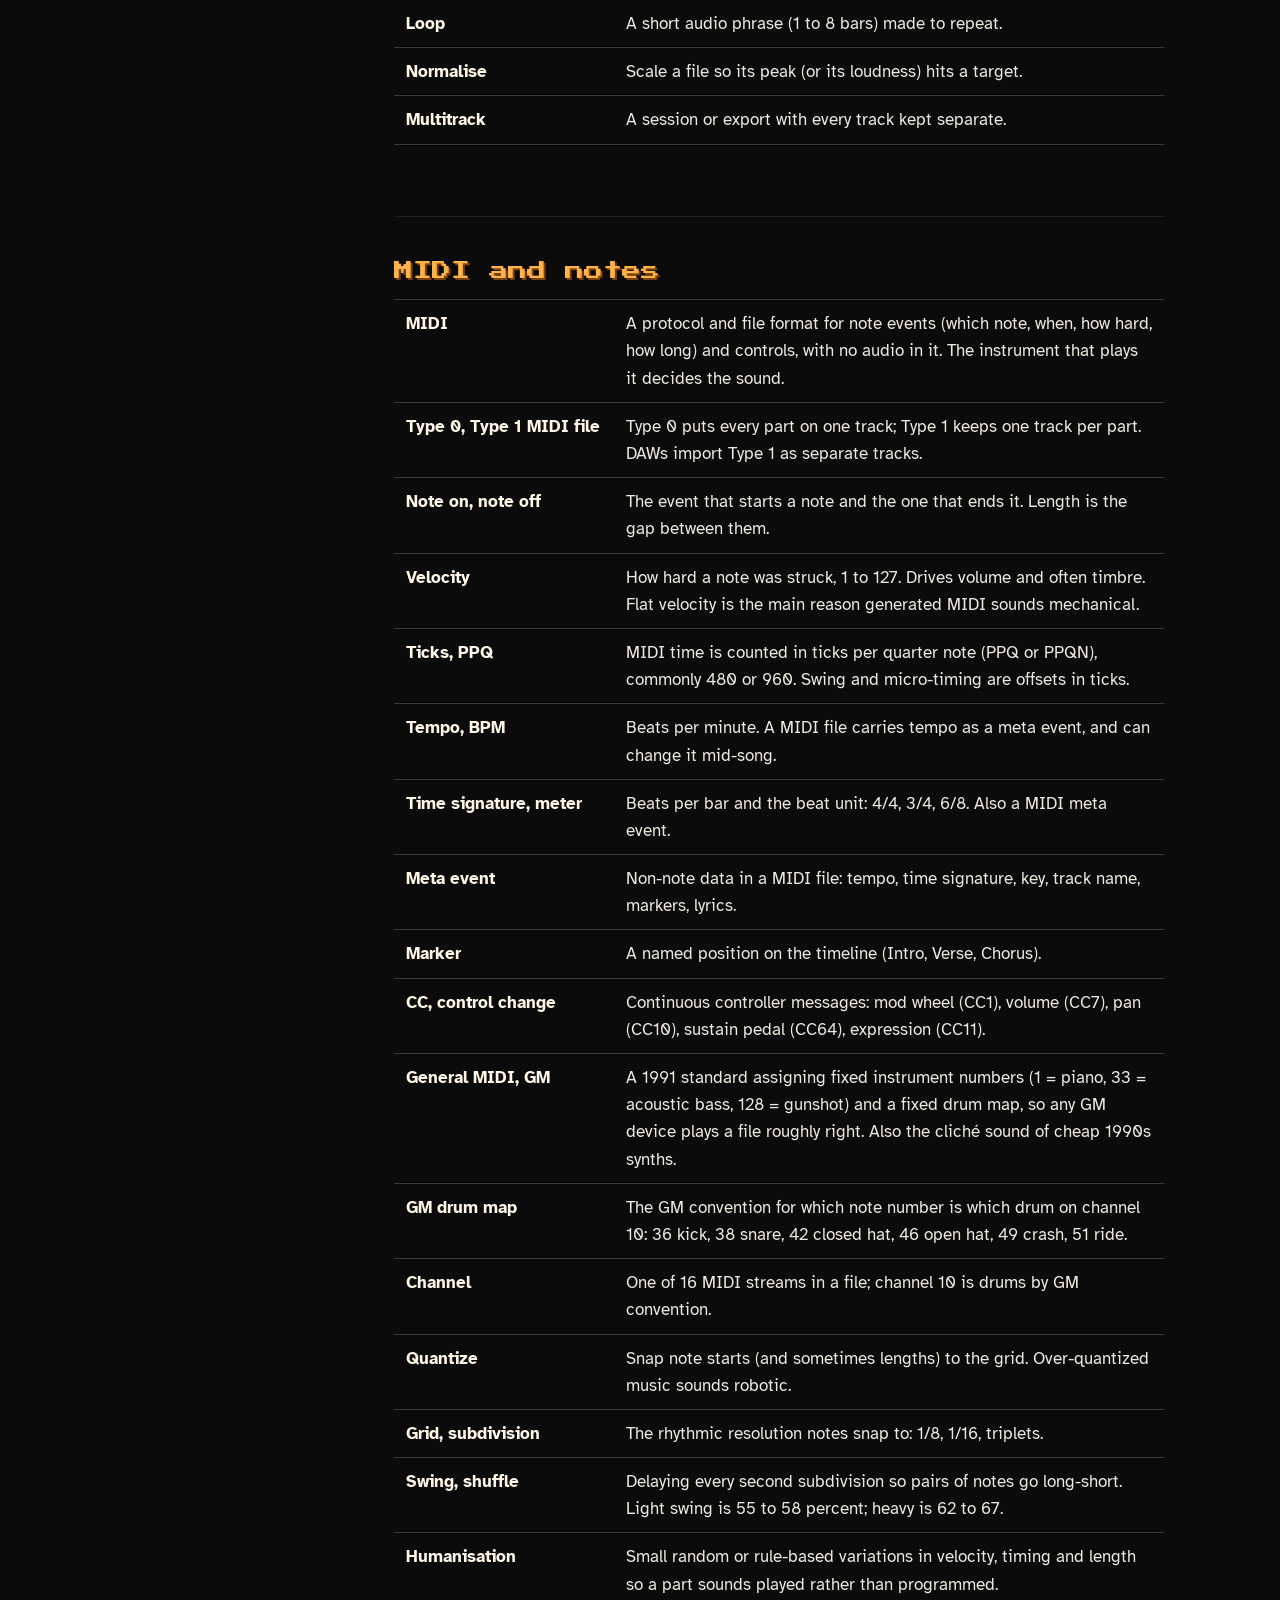
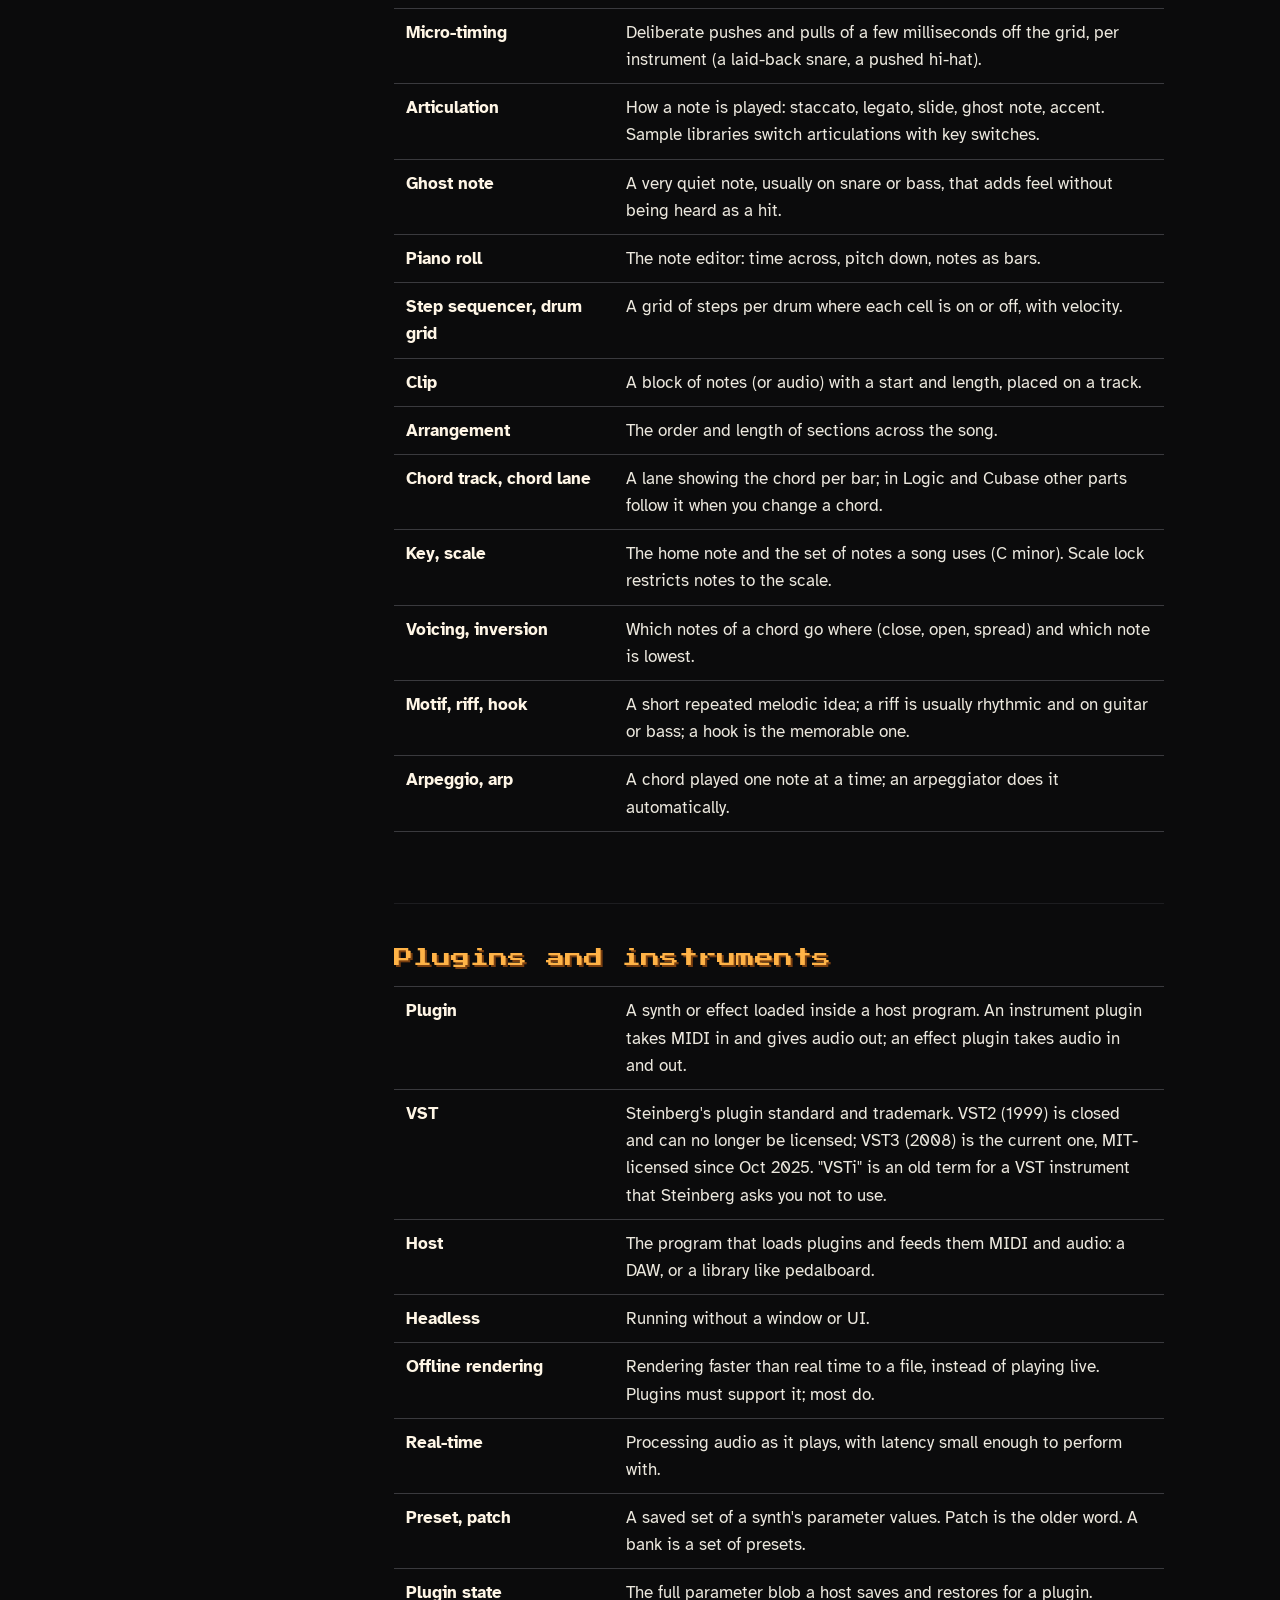
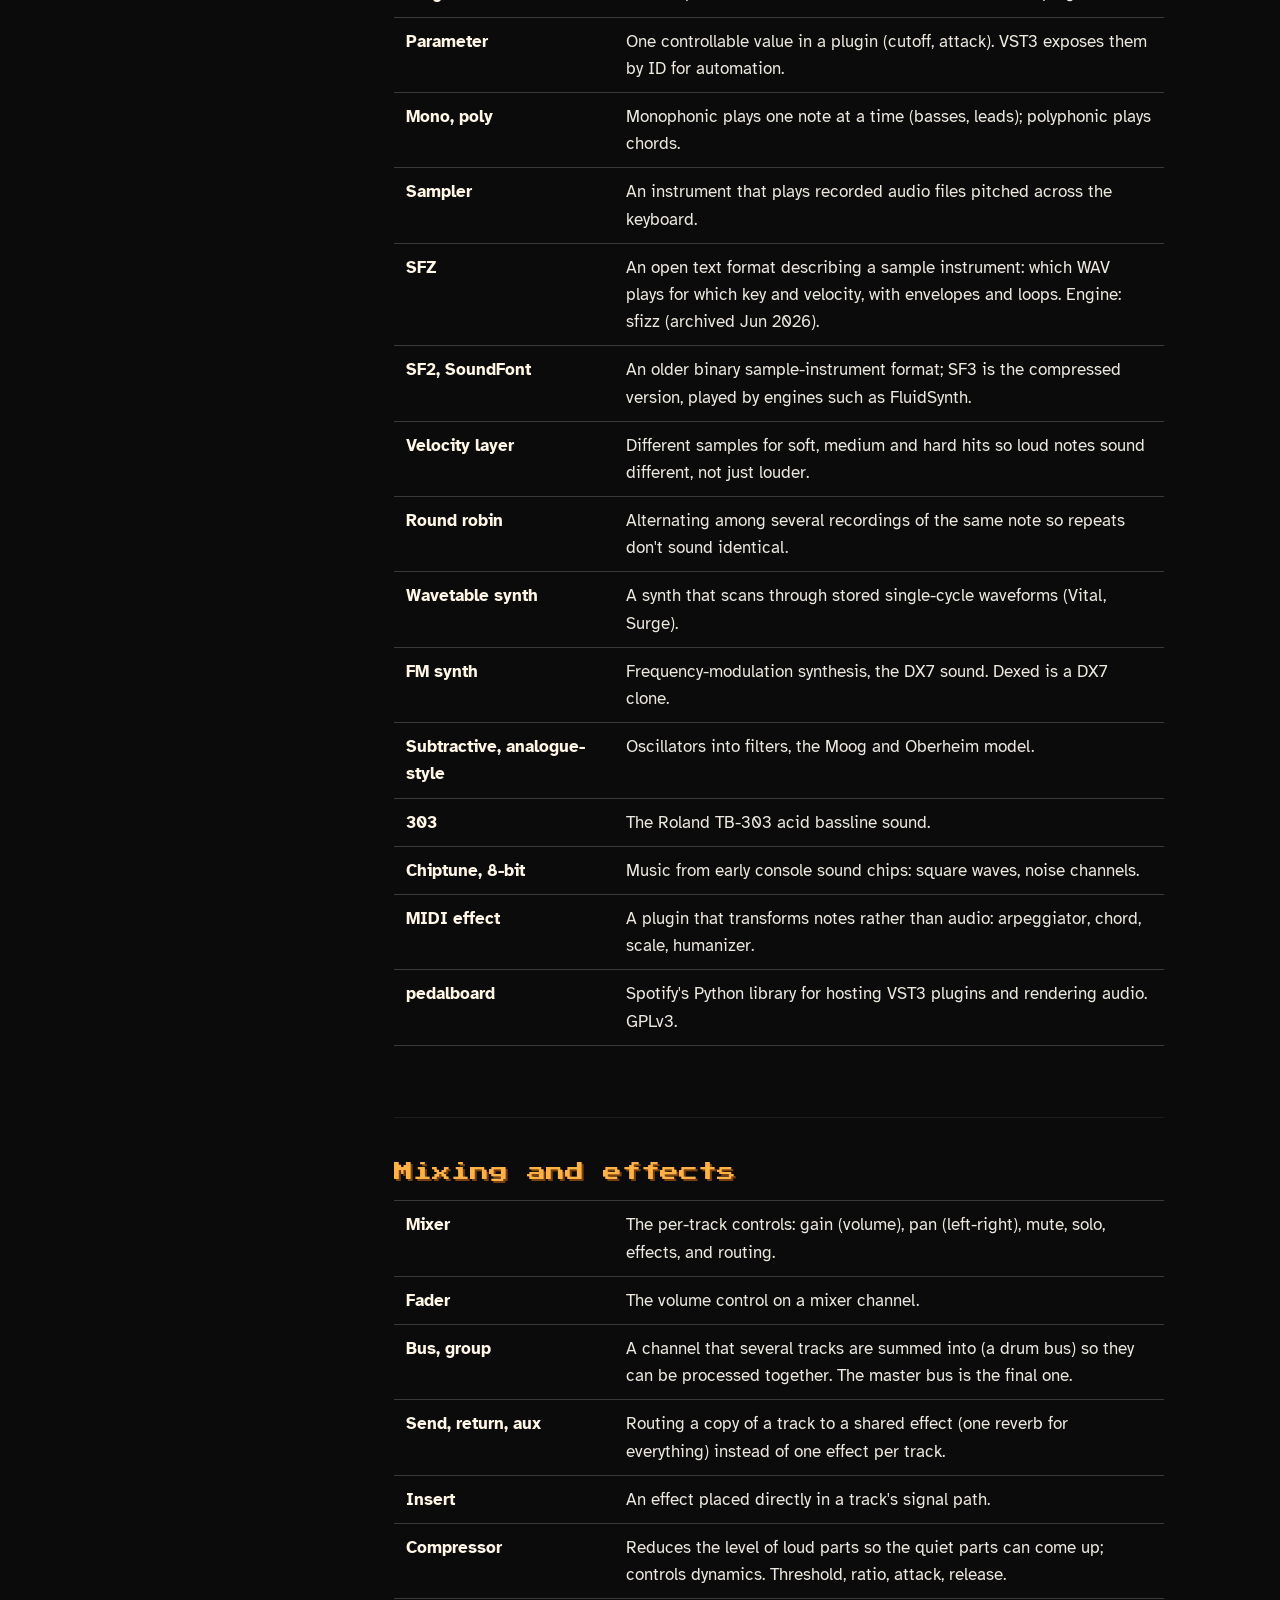
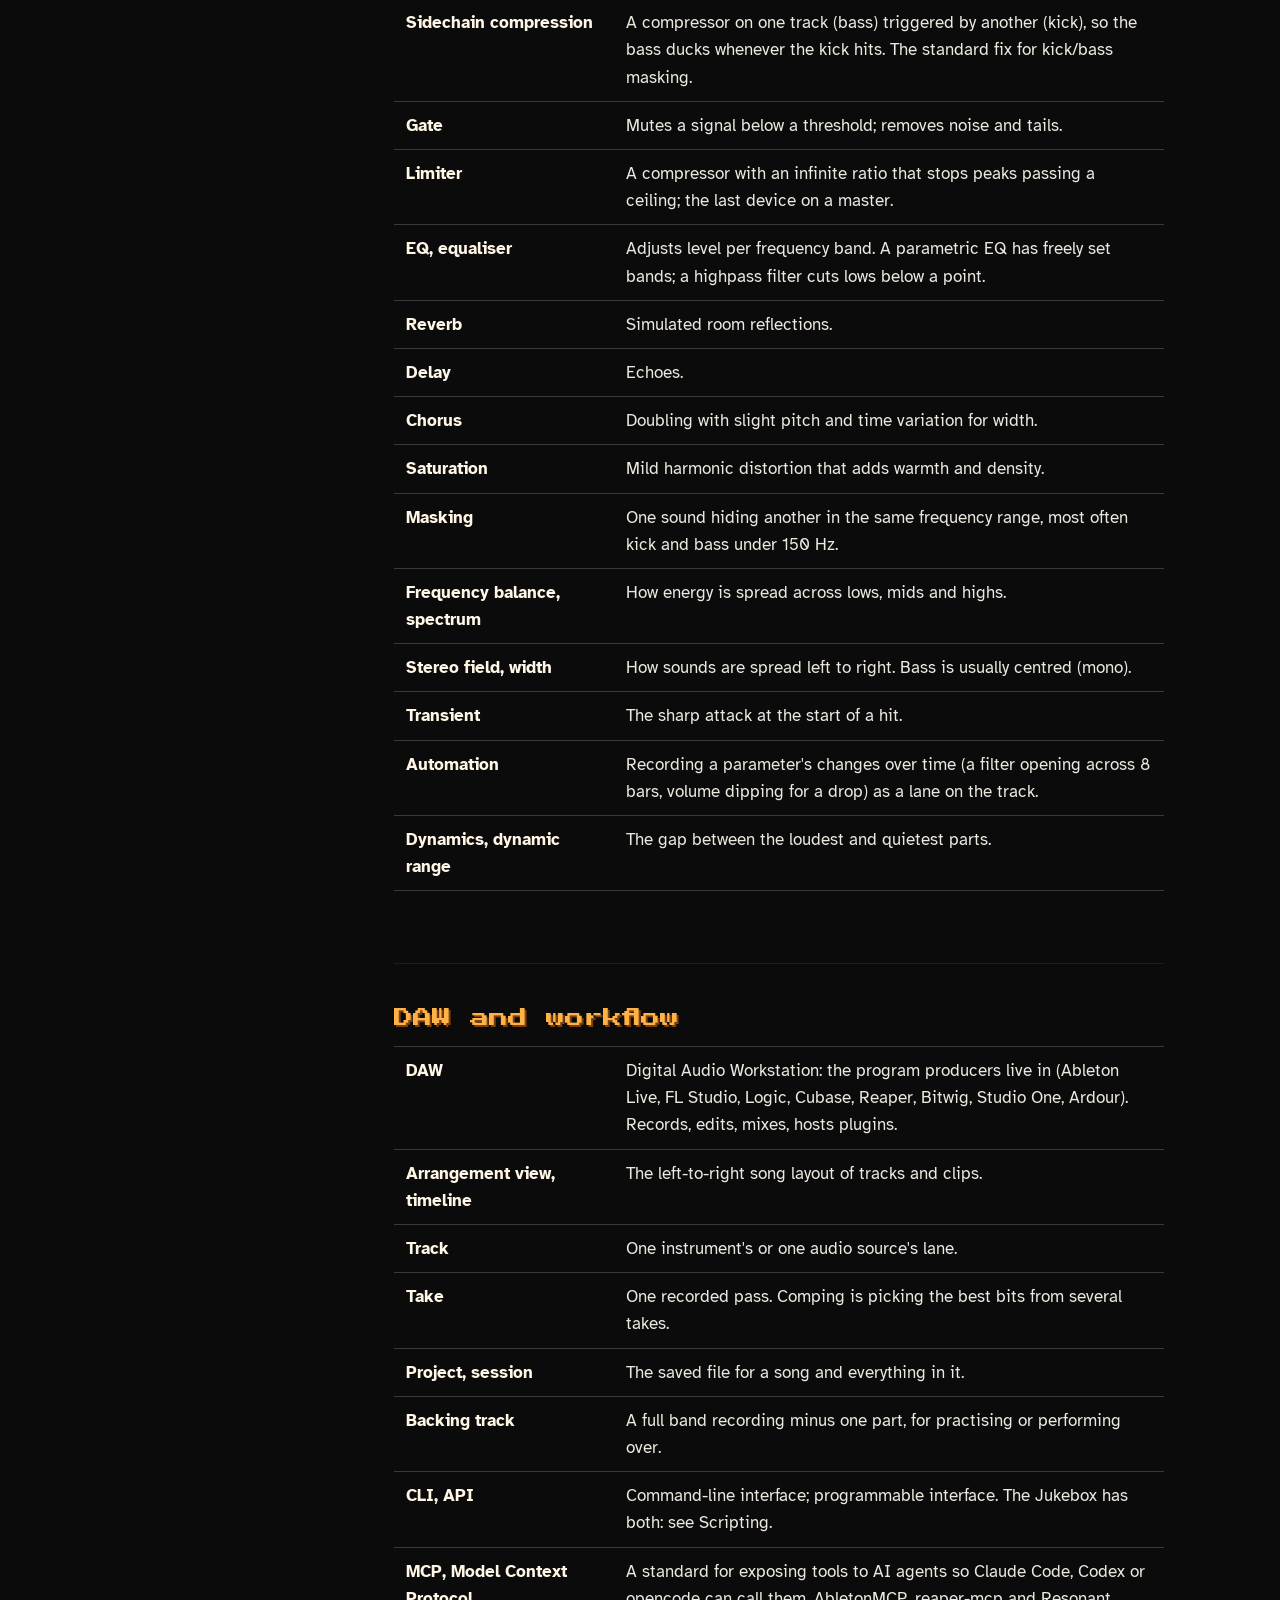
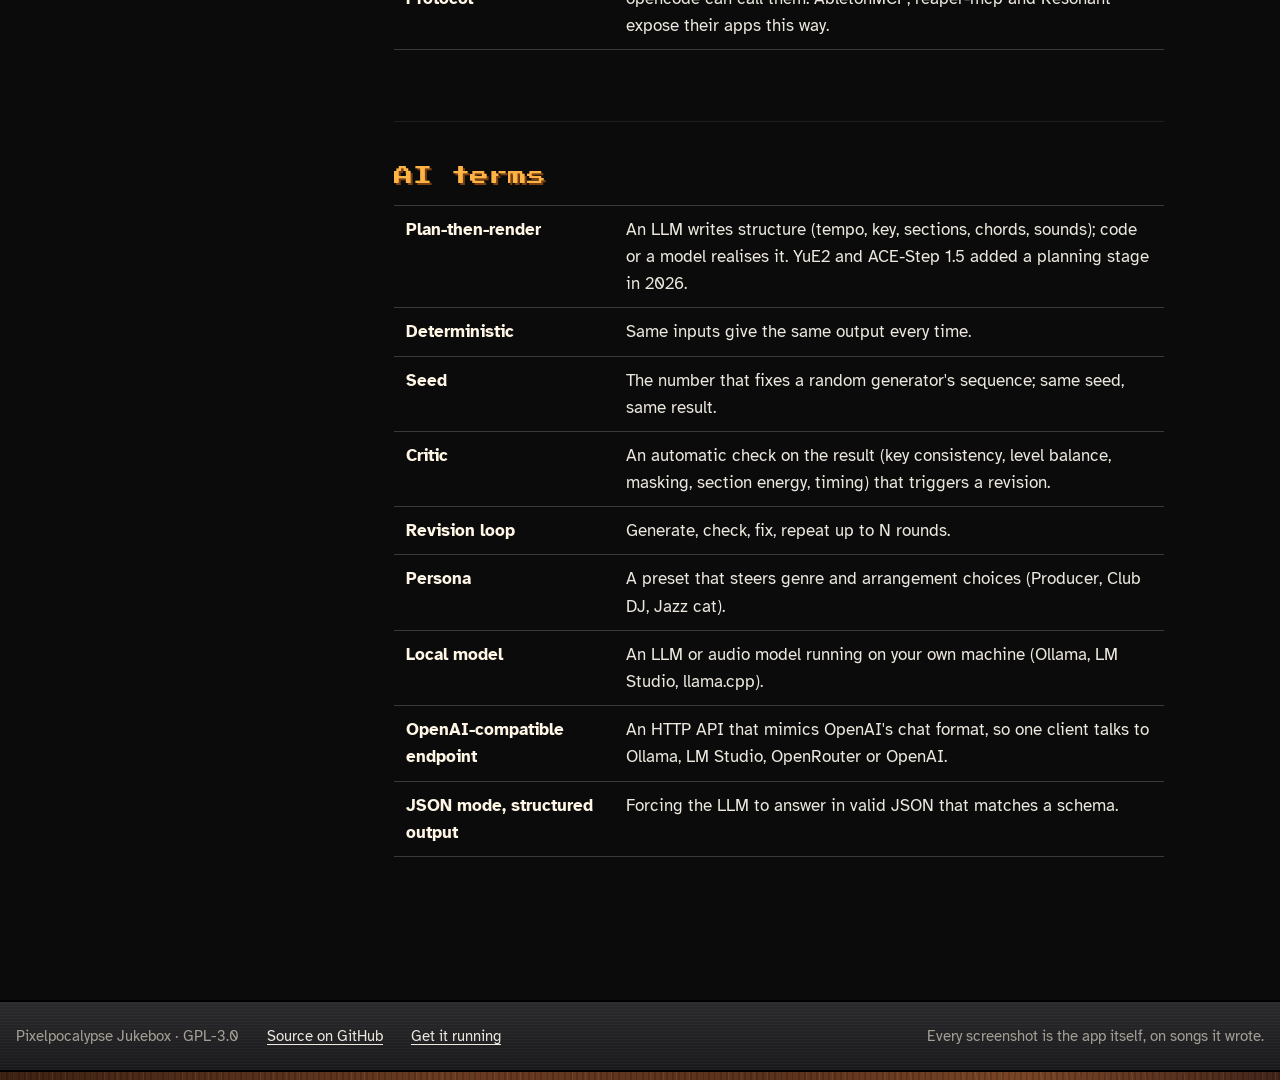
<file: glossary.html>
<!doctype html>
<html lang="en">
<head>
<meta charset="utf-8">
<meta name="viewport" content="width=device-width, initial-scale=1">
<title>Glossary · Pixelpocalypse Jukebox</title>
<meta name="description" content="The words in the Jukebox in plain English: stems, LUFS, true peak, swing, voicings, presets, buses, seeds and more.">
<meta property="og:type" content="website">
<meta property="og:site_name" content="Pixelpocalypse Jukebox">
<meta property="og:title" content="Glossary · Pixelpocalypse Jukebox">
<meta property="og:description" content="The words in the Jukebox in plain English: stems, LUFS, true peak, swing, voicings, presets, buses, seeds and more.">
<meta property="og:url" content="https://bazola.github.io/pixelpocalypse-jukebox-page/glossary.html">
<meta property="og:image" content="https://bazola.github.io/pixelpocalypse-jukebox-page/img/og.jpg">
<meta property="og:image:width" content="1200">
<meta property="og:image:height" content="630">
<meta name="twitter:card" content="summary_large_image">
<link rel="icon" type="image/svg+xml" href="img/favicon.svg">
<link rel="apple-touch-icon" href="img/apple-touch-icon.png">
<link rel="preconnect" href="https://fonts.googleapis.com">
<link rel="preconnect" href="https://fonts.gstatic.com" crossorigin>
<link rel="stylesheet" href="https://fonts.googleapis.com/css2?family=Press+Start+2P&family=Atkinson+Hyperlegible:ital,wght@0,400;0,700;1,400&family=Barlow+Condensed:wght@500;600&family=Permanent+Marker&family=JetBrains+Mono:wght@400;600&display=swap">
<link rel="stylesheet" href="css/site.css">
</head>
<body>
<div class="rail"></div>
<nav class="nav" aria-label="Site">
  <div class="wrap-wide">
    <a class="nav-brand" href="index.html"><img src="img/favicon.svg" width="30" height="30" alt=""><span>Pixelpocalypse Jukebox</span></a>
    <div class="nav-links">
      <a href="index.html">Home</a>
      <a href="features.html">Features</a>
      <a href="manual.html">Manual</a>
      <a href="setup.html">Setup</a>
      <a href="scripting.html">Scripting</a>
      <a href="glossary.html" class="on">Glossary</a>
      <a class="gh" href="https://github.com/bazola/pixelpocalypse-jukebox"><svg width="16" height="16" viewBox="0 0 16 16" fill="currentColor" aria-hidden="true"><path d="M8 0C3.58 0 0 3.58 0 8c0 3.54 2.29 6.53 5.47 7.59.4.07.55-.17.55-.38 0-.19-.01-.82-.01-1.49-2.01.37-2.53-.49-2.69-.94-.09-.23-.48-.94-.82-1.13-.28-.15-.68-.52-.01-.53.63-.01 1.08.58 1.23.82.72 1.21 1.87.87 2.33.66.07-.52.28-.87.51-1.07-1.78-.2-3.64-.89-3.64-3.95 0-.87.31-1.59.82-2.15-.08-.2-.36-1.02.08-2.12 0 0 .67-.21 2.2.82.64-.18 1.32-.27 2-.27s1.36.09 2 .27c1.53-1.04 2.2-.82 2.2-.82.44 1.1.16 1.92.08 2.12.51.56.82 1.27.82 2.15 0 3.07-1.87 3.75-3.65 3.95.29.25.54.73.54 1.48 0 1.07-.01 1.93-.01 2.2 0 .21.15.46.55.38A8.01 8.01 0 0 0 16 8c0-4.42-3.58-8-8-8Z"/></svg>Code</a>
    </div>
  </div>
</nav>
<header class="page-head">
  <div class="wrap">
    <p class="eyebrow">Glossary</p>
    <h1>The words, in plain English</h1>
    <p class="lead">106 terms from audio, MIDI, plugins, mixing and AI music that turn up in the app and this manual.</p>
  </div>
</header>

<div class="wrap doc">
  <nav class="toc" aria-label="Contents">
    <h4>Sections</h4>
    <ol>
      <li><a href="#audio">Audio files and deliverables</a></li>
      <li><a href="#midi">MIDI and notes</a></li>
      <li><a href="#plugins">Plugins and instruments</a></li>
      <li><a href="#mixing">Mixing and effects</a></li>
      <li><a href="#daw">DAW and workflow</a></li>
      <li><a href="#ai">AI terms</a></li>
    </ol>
  </nav>
  <div class="doc-body">
    <input class="glossfilter" type="search" id="gf" placeholder="find a word: lufs, swing, preset..." aria-label="Find a term">
    <section id="audio" class="gloss-sec">
      <h2>Audio files and deliverables</h2>
      <dl class="gloss">
        <dt>Stem</dt><dd>One track, or one group of tracks (all drums, all synths), rendered to its own audio file, full length, starting at bar 1, so that playing every stem together reproduces the mix.</dd>
        <dt>Mix, mixdown</dt><dd>All tracks summed to one stereo file with levels, pans and effects applied.</dd>
        <dt>Master, mastering</dt><dd>The final pass on a finished mix: overall EQ, compression, a limiter, and loudness set to a target so it sits at the same level as commercial releases.</dd>
        <dt>Bounce, render</dt><dd>Writing audio to a file instead of playing it live. &quot;Bounce in place&quot; renders one track to audio inside the project.</dd>
        <dt>Dry, wet</dt><dd>Dry is a signal before effects; wet is after. A &quot;dry stem&quot; has no reverb or compression on it.</dd>
        <dt>Pre-fader, post-fader</dt><dd>Whether a signal is tapped before or after the track&#x27;s volume fader. Post-fader stems reflect your mix levels; pre-fader stems are at raw level.</dd>
        <dt>Sample rate</dt><dd>How many audio samples per second. 44.1 kHz is CD; 48 kHz is the DAW, film and game standard.</dd>
        <dt>Bit depth</dt><dd>Bits per sample. 16-bit is CD; 24-bit is the production standard; 32-bit float cannot clip.</dd>
        <dt>Clipping</dt><dd>Signal exceeding the maximum level, producing distortion.</dd>
        <dt>LUFS</dt><dd>Loudness Units relative to Full Scale: the loudness measure streaming services use. Spotify normalises to about -14 LUFS; game audio middleware often targets -16 to -18.</dd>
        <dt>True peak, dBTP</dt><dd>The highest level the waveform reaches between samples. Streaming services ask for -1 dBTP.</dd>
        <dt>Headroom</dt><dd>Space left between the loudest peak and 0 dBFS.</dd>
        <dt>Loop points</dt><dd>Sample positions where playback jumps back so a track repeats seamlessly, usually bar-aligned.</dd>
        <dt>One-shot, hit</dt><dd>A single short sample (a kick, a snare) triggered by one note.</dd>
        <dt>Sample</dt><dd>A recorded audio snippet used as an instrument or a sound. Also the individual numeric value in digital audio.</dd>
        <dt>Loop</dt><dd>A short audio phrase (1 to 8 bars) made to repeat.</dd>
        <dt>Normalise</dt><dd>Scale a file so its peak (or its loudness) hits a target.</dd>
        <dt>Multitrack</dt><dd>A session or export with every track kept separate.</dd>
      </dl>
    </section>
    <section id="midi" class="gloss-sec">
      <h2>MIDI and notes</h2>
      <dl class="gloss">
        <dt>MIDI</dt><dd>A protocol and file format for note events (which note, when, how hard, how long) and controls, with no audio in it. The instrument that plays it decides the sound.</dd>
        <dt>Type 0, Type 1 MIDI file</dt><dd>Type 0 puts every part on one track; Type 1 keeps one track per part. DAWs import Type 1 as separate tracks.</dd>
        <dt>Note on, note off</dt><dd>The event that starts a note and the one that ends it. Length is the gap between them.</dd>
        <dt>Velocity</dt><dd>How hard a note was struck, 1 to 127. Drives volume and often timbre. Flat velocity is the main reason generated MIDI sounds mechanical.</dd>
        <dt>Ticks, PPQ</dt><dd>MIDI time is counted in ticks per quarter note (PPQ or PPQN), commonly 480 or 960. Swing and micro-timing are offsets in ticks.</dd>
        <dt>Tempo, BPM</dt><dd>Beats per minute. A MIDI file carries tempo as a meta event, and can change it mid-song.</dd>
        <dt>Time signature, meter</dt><dd>Beats per bar and the beat unit: 4/4, 3/4, 6/8. Also a MIDI meta event.</dd>
        <dt>Meta event</dt><dd>Non-note data in a MIDI file: tempo, time signature, key, track name, markers, lyrics.</dd>
        <dt>Marker</dt><dd>A named position on the timeline (Intro, Verse, Chorus).</dd>
        <dt>CC, control change</dt><dd>Continuous controller messages: mod wheel (CC1), volume (CC7), pan (CC10), sustain pedal (CC64), expression (CC11).</dd>
        <dt>General MIDI, GM</dt><dd>A 1991 standard assigning fixed instrument numbers (1 = piano, 33 = acoustic bass, 128 = gunshot) and a fixed drum map, so any GM device plays a file roughly right. Also the cliché sound of cheap 1990s synths.</dd>
        <dt>GM drum map</dt><dd>The GM convention for which note number is which drum on channel 10: 36 kick, 38 snare, 42 closed hat, 46 open hat, 49 crash, 51 ride.</dd>
        <dt>Channel</dt><dd>One of 16 MIDI streams in a file; channel 10 is drums by GM convention.</dd>
        <dt>Quantize</dt><dd>Snap note starts (and sometimes lengths) to the grid. Over-quantized music sounds robotic.</dd>
        <dt>Grid, subdivision</dt><dd>The rhythmic resolution notes snap to: 1/8, 1/16, triplets.</dd>
        <dt>Swing, shuffle</dt><dd>Delaying every second subdivision so pairs of notes go long-short. Light swing is 55 to 58 percent; heavy is 62 to 67.</dd>
        <dt>Humanisation</dt><dd>Small random or rule-based variations in velocity, timing and length so a part sounds played rather than programmed.</dd>
        <dt>Micro-timing</dt><dd>Deliberate pushes and pulls of a few milliseconds off the grid, per instrument (a laid-back snare, a pushed hi-hat).</dd>
        <dt>Articulation</dt><dd>How a note is played: staccato, legato, slide, ghost note, accent. Sample libraries switch articulations with key switches.</dd>
        <dt>Ghost note</dt><dd>A very quiet note, usually on snare or bass, that adds feel without being heard as a hit.</dd>
        <dt>Piano roll</dt><dd>The note editor: time across, pitch down, notes as bars.</dd>
        <dt>Step sequencer, drum grid</dt><dd>A grid of steps per drum where each cell is on or off, with velocity.</dd>
        <dt>Clip</dt><dd>A block of notes (or audio) with a start and length, placed on a track.</dd>
        <dt>Arrangement</dt><dd>The order and length of sections across the song.</dd>
        <dt>Chord track, chord lane</dt><dd>A lane showing the chord per bar; in Logic and Cubase other parts follow it when you change a chord.</dd>
        <dt>Key, scale</dt><dd>The home note and the set of notes a song uses (C minor). Scale lock restricts notes to the scale.</dd>
        <dt>Voicing, inversion</dt><dd>Which notes of a chord go where (close, open, spread) and which note is lowest.</dd>
        <dt>Motif, riff, hook</dt><dd>A short repeated melodic idea; a riff is usually rhythmic and on guitar or bass; a hook is the memorable one.</dd>
        <dt>Arpeggio, arp</dt><dd>A chord played one note at a time; an arpeggiator does it automatically.</dd>
      </dl>
    </section>
    <section id="plugins" class="gloss-sec">
      <h2>Plugins and instruments</h2>
      <dl class="gloss">
        <dt>Plugin</dt><dd>A synth or effect loaded inside a host program. An instrument plugin takes MIDI in and gives audio out; an effect plugin takes audio in and out.</dd>
        <dt>VST</dt><dd>Steinberg&#x27;s plugin standard and trademark. VST2 (1999) is closed and can no longer be licensed; VST3 (2008) is the current one, MIT-licensed since Oct 2025. &quot;VSTi&quot; is an old term for a VST instrument that Steinberg asks you not to use.</dd>
        <dt>Host</dt><dd>The program that loads plugins and feeds them MIDI and audio: a DAW, or a library like pedalboard.</dd>
        <dt>Headless</dt><dd>Running without a window or UI.</dd>
        <dt>Offline rendering</dt><dd>Rendering faster than real time to a file, instead of playing live. Plugins must support it; most do.</dd>
        <dt>Real-time</dt><dd>Processing audio as it plays, with latency small enough to perform with.</dd>
        <dt>Preset, patch</dt><dd>A saved set of a synth&#x27;s parameter values. Patch is the older word. A bank is a set of presets.</dd>
        <dt>Plugin state</dt><dd>The full parameter blob a host saves and restores for a plugin.</dd>
        <dt>Parameter</dt><dd>One controllable value in a plugin (cutoff, attack). VST3 exposes them by ID for automation.</dd>
        <dt>Mono, poly</dt><dd>Monophonic plays one note at a time (basses, leads); polyphonic plays chords.</dd>
        <dt>Sampler</dt><dd>An instrument that plays recorded audio files pitched across the keyboard.</dd>
        <dt>SFZ</dt><dd>An open text format describing a sample instrument: which WAV plays for which key and velocity, with envelopes and loops. Engine: sfizz (archived Jun 2026).</dd>
        <dt>SF2, SoundFont</dt><dd>An older binary sample-instrument format; SF3 is the compressed version, played by engines such as FluidSynth.</dd>
        <dt>Velocity layer</dt><dd>Different samples for soft, medium and hard hits so loud notes sound different, not just louder.</dd>
        <dt>Round robin</dt><dd>Alternating among several recordings of the same note so repeats don&#x27;t sound identical.</dd>
        <dt>Wavetable synth</dt><dd>A synth that scans through stored single-cycle waveforms (Vital, Surge).</dd>
        <dt>FM synth</dt><dd>Frequency-modulation synthesis, the DX7 sound. Dexed is a DX7 clone.</dd>
        <dt>Subtractive, analogue-style</dt><dd>Oscillators into filters, the Moog and Oberheim model.</dd>
        <dt>303</dt><dd>The Roland TB-303 acid bassline sound.</dd>
        <dt>Chiptune, 8-bit</dt><dd>Music from early console sound chips: square waves, noise channels.</dd>
        <dt>MIDI effect</dt><dd>A plugin that transforms notes rather than audio: arpeggiator, chord, scale, humanizer.</dd>
        <dt>pedalboard</dt><dd>Spotify&#x27;s Python library for hosting VST3 plugins and rendering audio. GPLv3.</dd>
      </dl>
    </section>
    <section id="mixing" class="gloss-sec">
      <h2>Mixing and effects</h2>
      <dl class="gloss">
        <dt>Mixer</dt><dd>The per-track controls: gain (volume), pan (left-right), mute, solo, effects, and routing.</dd>
        <dt>Fader</dt><dd>The volume control on a mixer channel.</dd>
        <dt>Bus, group</dt><dd>A channel that several tracks are summed into (a drum bus) so they can be processed together. The master bus is the final one.</dd>
        <dt>Send, return, aux</dt><dd>Routing a copy of a track to a shared effect (one reverb for everything) instead of one effect per track.</dd>
        <dt>Insert</dt><dd>An effect placed directly in a track&#x27;s signal path.</dd>
        <dt>Compressor</dt><dd>Reduces the level of loud parts so the quiet parts can come up; controls dynamics. Threshold, ratio, attack, release.</dd>
        <dt>Sidechain compression</dt><dd>A compressor on one track (bass) triggered by another (kick), so the bass ducks whenever the kick hits. The standard fix for kick/bass masking.</dd>
        <dt>Gate</dt><dd>Mutes a signal below a threshold; removes noise and tails.</dd>
        <dt>Limiter</dt><dd>A compressor with an infinite ratio that stops peaks passing a ceiling; the last device on a master.</dd>
        <dt>EQ, equaliser</dt><dd>Adjusts level per frequency band. A parametric EQ has freely set bands; a highpass filter cuts lows below a point.</dd>
        <dt>Reverb</dt><dd>Simulated room reflections.</dd>
        <dt>Delay</dt><dd>Echoes.</dd>
        <dt>Chorus</dt><dd>Doubling with slight pitch and time variation for width.</dd>
        <dt>Saturation</dt><dd>Mild harmonic distortion that adds warmth and density.</dd>
        <dt>Masking</dt><dd>One sound hiding another in the same frequency range, most often kick and bass under 150 Hz.</dd>
        <dt>Frequency balance, spectrum</dt><dd>How energy is spread across lows, mids and highs.</dd>
        <dt>Stereo field, width</dt><dd>How sounds are spread left to right. Bass is usually centred (mono).</dd>
        <dt>Transient</dt><dd>The sharp attack at the start of a hit.</dd>
        <dt>Automation</dt><dd>Recording a parameter&#x27;s changes over time (a filter opening across 8 bars, volume dipping for a drop) as a lane on the track.</dd>
        <dt>Dynamics, dynamic range</dt><dd>The gap between the loudest and quietest parts.</dd>
      </dl>
    </section>
    <section id="daw" class="gloss-sec">
      <h2>DAW and workflow</h2>
      <dl class="gloss">
        <dt>DAW</dt><dd>Digital Audio Workstation: the program producers live in (Ableton Live, FL Studio, Logic, Cubase, Reaper, Bitwig, Studio One, Ardour). Records, edits, mixes, hosts plugins.</dd>
        <dt>Arrangement view, timeline</dt><dd>The left-to-right song layout of tracks and clips.</dd>
        <dt>Track</dt><dd>One instrument&#x27;s or one audio source&#x27;s lane.</dd>
        <dt>Take</dt><dd>One recorded pass. Comping is picking the best bits from several takes.</dd>
        <dt>Project, session</dt><dd>The saved file for a song and everything in it.</dd>
        <dt>Backing track</dt><dd>A full band recording minus one part, for practising or performing over.</dd>
        <dt>CLI, API</dt><dd>Command-line interface; programmable interface. The Jukebox has both: see Scripting.</dd>
        <dt>MCP, Model Context Protocol</dt><dd>A standard for exposing tools to AI agents so Claude Code, Codex or opencode can call them. AbletonMCP, reaper-mcp and Resonant expose their apps this way.</dd>
      </dl>
    </section>
    <section id="ai" class="gloss-sec">
      <h2>AI terms</h2>
      <dl class="gloss">
        <dt>Plan-then-render</dt><dd>An LLM writes structure (tempo, key, sections, chords, sounds); code or a model realises it. YuE2 and ACE-Step 1.5 added a planning stage in 2026.</dd>
        <dt>Deterministic</dt><dd>Same inputs give the same output every time.</dd>
        <dt>Seed</dt><dd>The number that fixes a random generator&#x27;s sequence; same seed, same result.</dd>
        <dt>Critic</dt><dd>An automatic check on the result (key consistency, level balance, masking, section energy, timing) that triggers a revision.</dd>
        <dt>Revision loop</dt><dd>Generate, check, fix, repeat up to N rounds.</dd>
        <dt>Persona</dt><dd>A preset that steers genre and arrangement choices (Producer, Club DJ, Jazz cat).</dd>
        <dt>Local model</dt><dd>An LLM or audio model running on your own machine (Ollama, LM Studio, llama.cpp).</dd>
        <dt>OpenAI-compatible endpoint</dt><dd>An HTTP API that mimics OpenAI&#x27;s chat format, so one client talks to Ollama, LM Studio, OpenRouter or OpenAI.</dd>
        <dt>JSON mode, structured output</dt><dd>Forcing the LLM to answer in valid JSON that matches a schema.</dd>
      </dl>
    </section>
  </div>
</div>
<script>
/* the filter: hides terms that don't match, and sections left empty. Without it, the page is the whole list. */
(function () {
  var box = document.getElementById('gf');
  box.addEventListener('input', function () {
    var q = box.value.trim().toLowerCase();
    document.querySelectorAll('.gloss-sec').forEach(function (sec) {
      var shown = 0;
      sec.querySelectorAll('dt').forEach(function (dt) {
        var dd = dt.nextElementSibling;
        var hit = !q || (dt.textContent + ' ' + dd.textContent).toLowerCase().indexOf(q) >= 0;
        dt.hidden = dd.hidden = !hit;
        if (hit) shown++;
      });
      sec.hidden = !shown;
    });
  });
})();
</script>

<footer class="foot">
  <div class="wrap-wide">
    <span>Pixelpocalypse Jukebox · GPL-3.0</span>
    <a href="https://github.com/bazola/pixelpocalypse-jukebox">Source on GitHub</a>
    <a href="setup.html">Get it running</a>
    <span class="sp">Every screenshot is the app itself, on songs it wrote.</span>
  </div>
</footer>
<div class="rail" style="border-bottom:0;border-top:2px solid #000"></div>
</body>
</html>
</file>
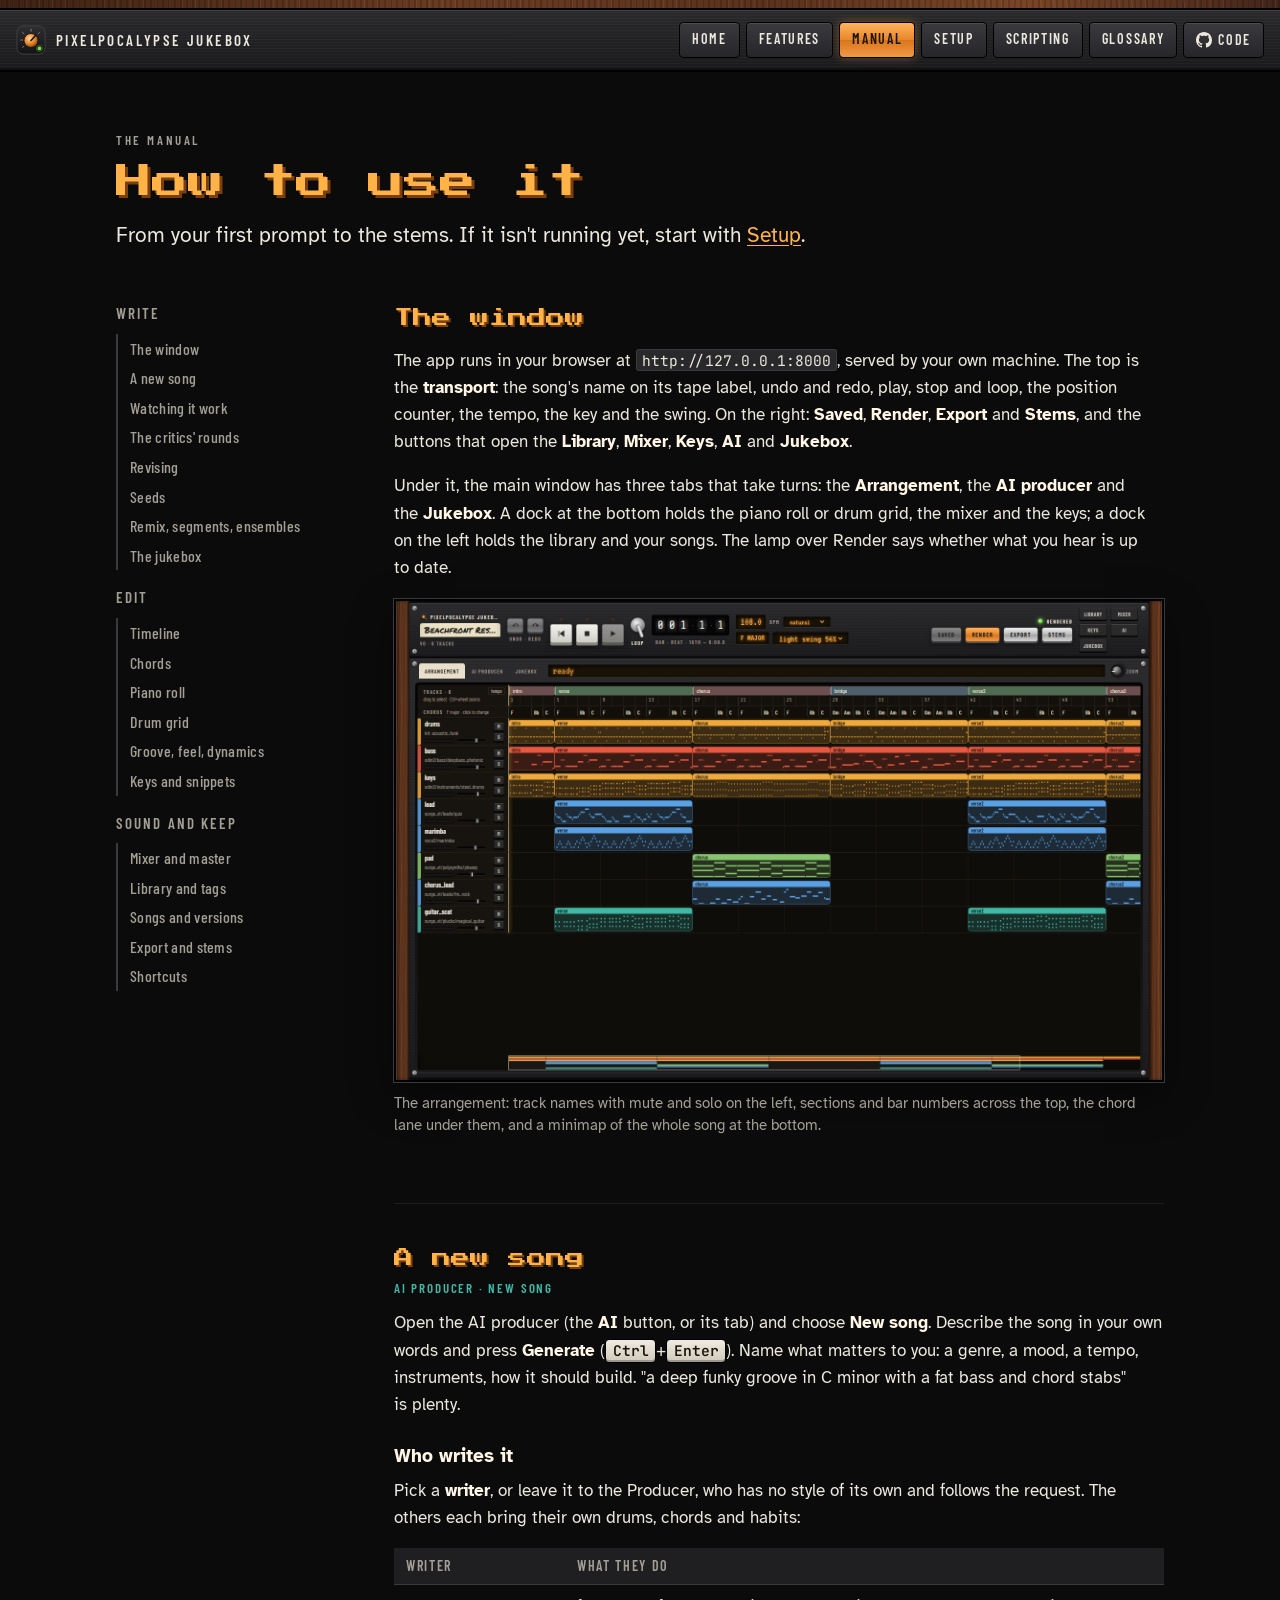
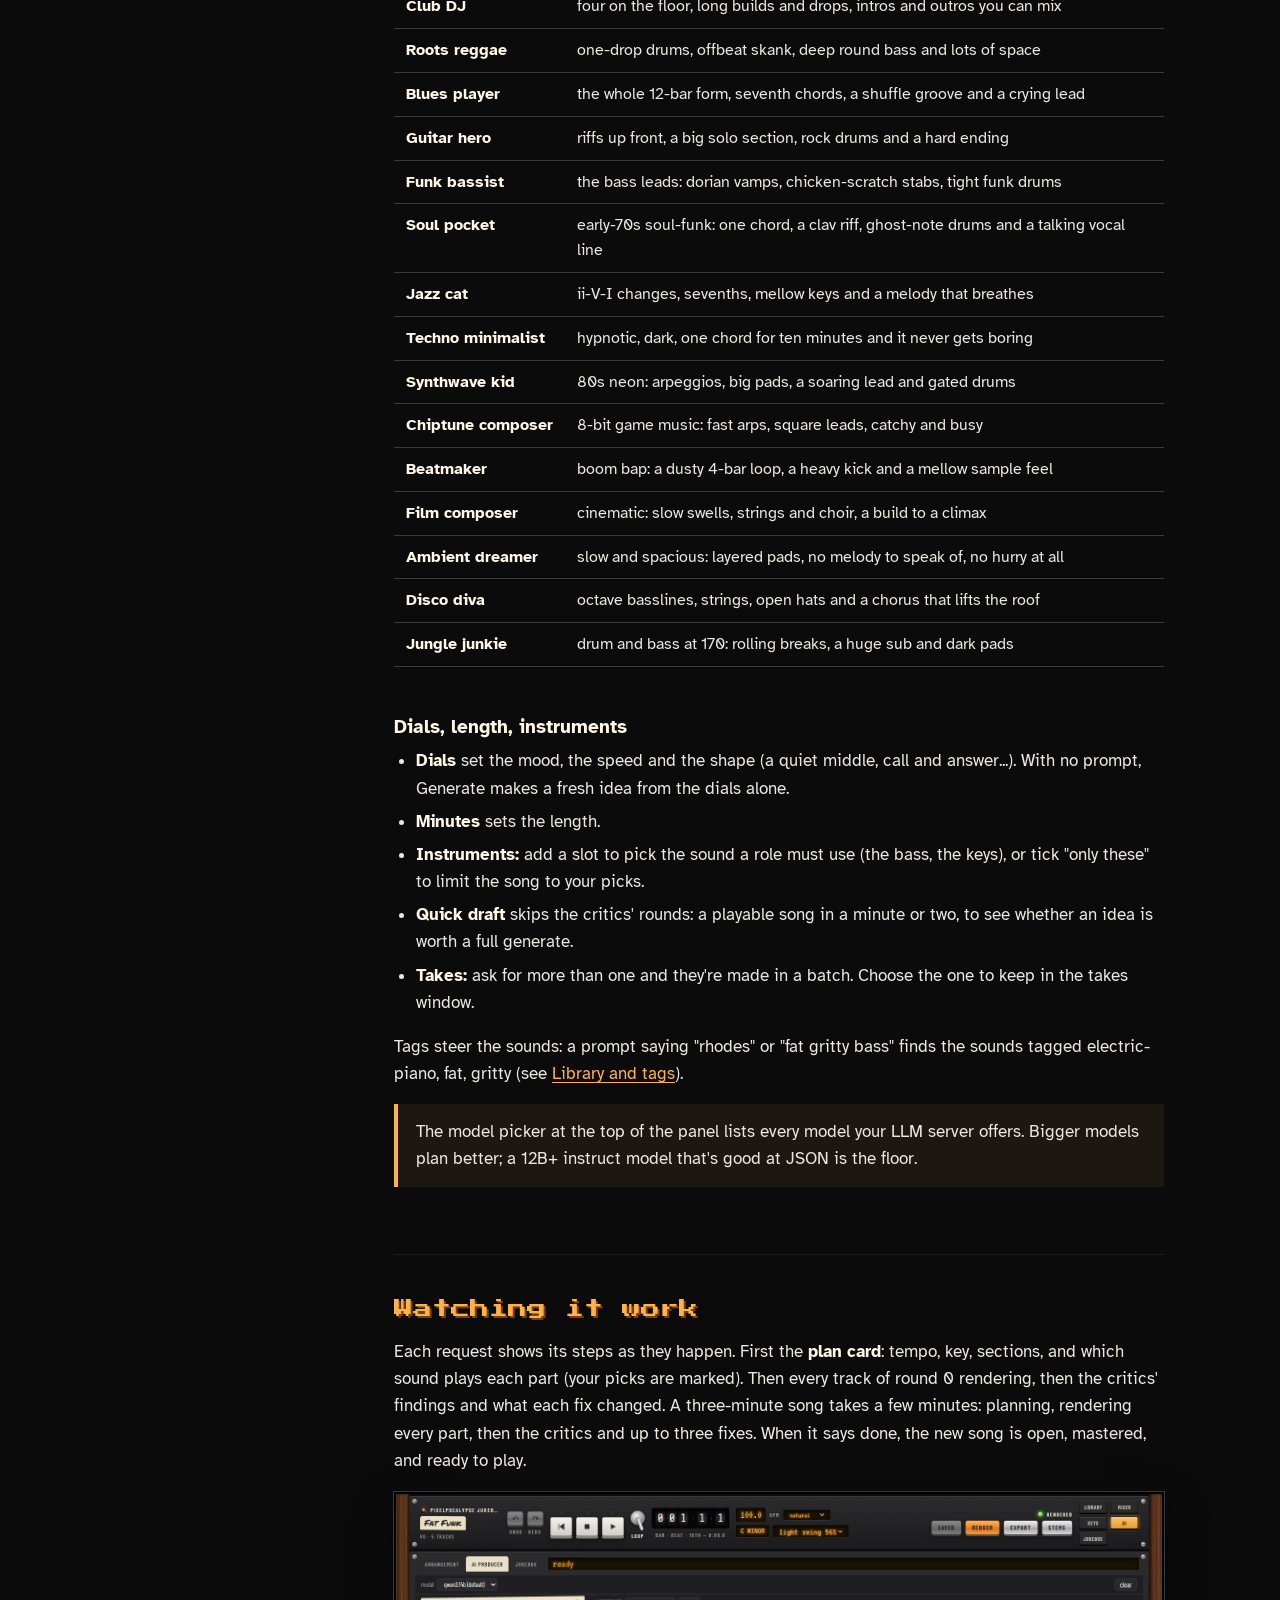
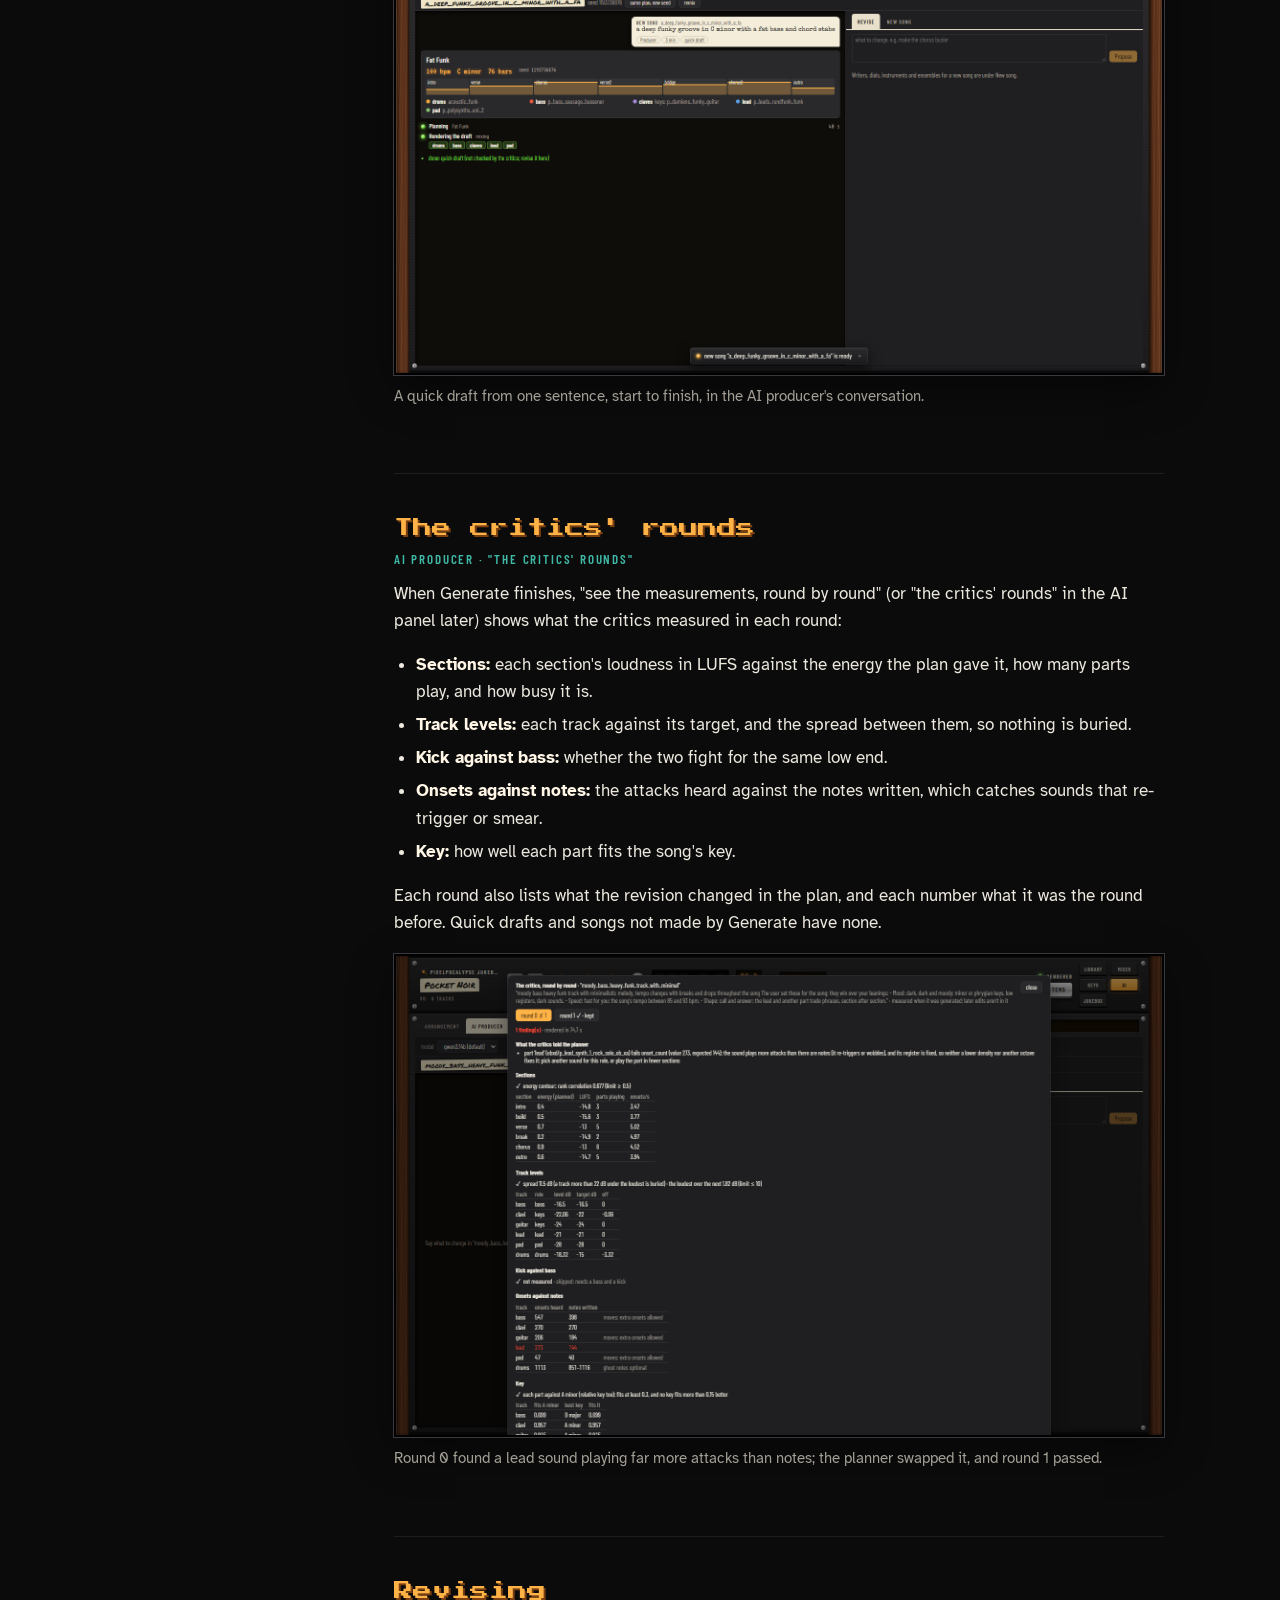
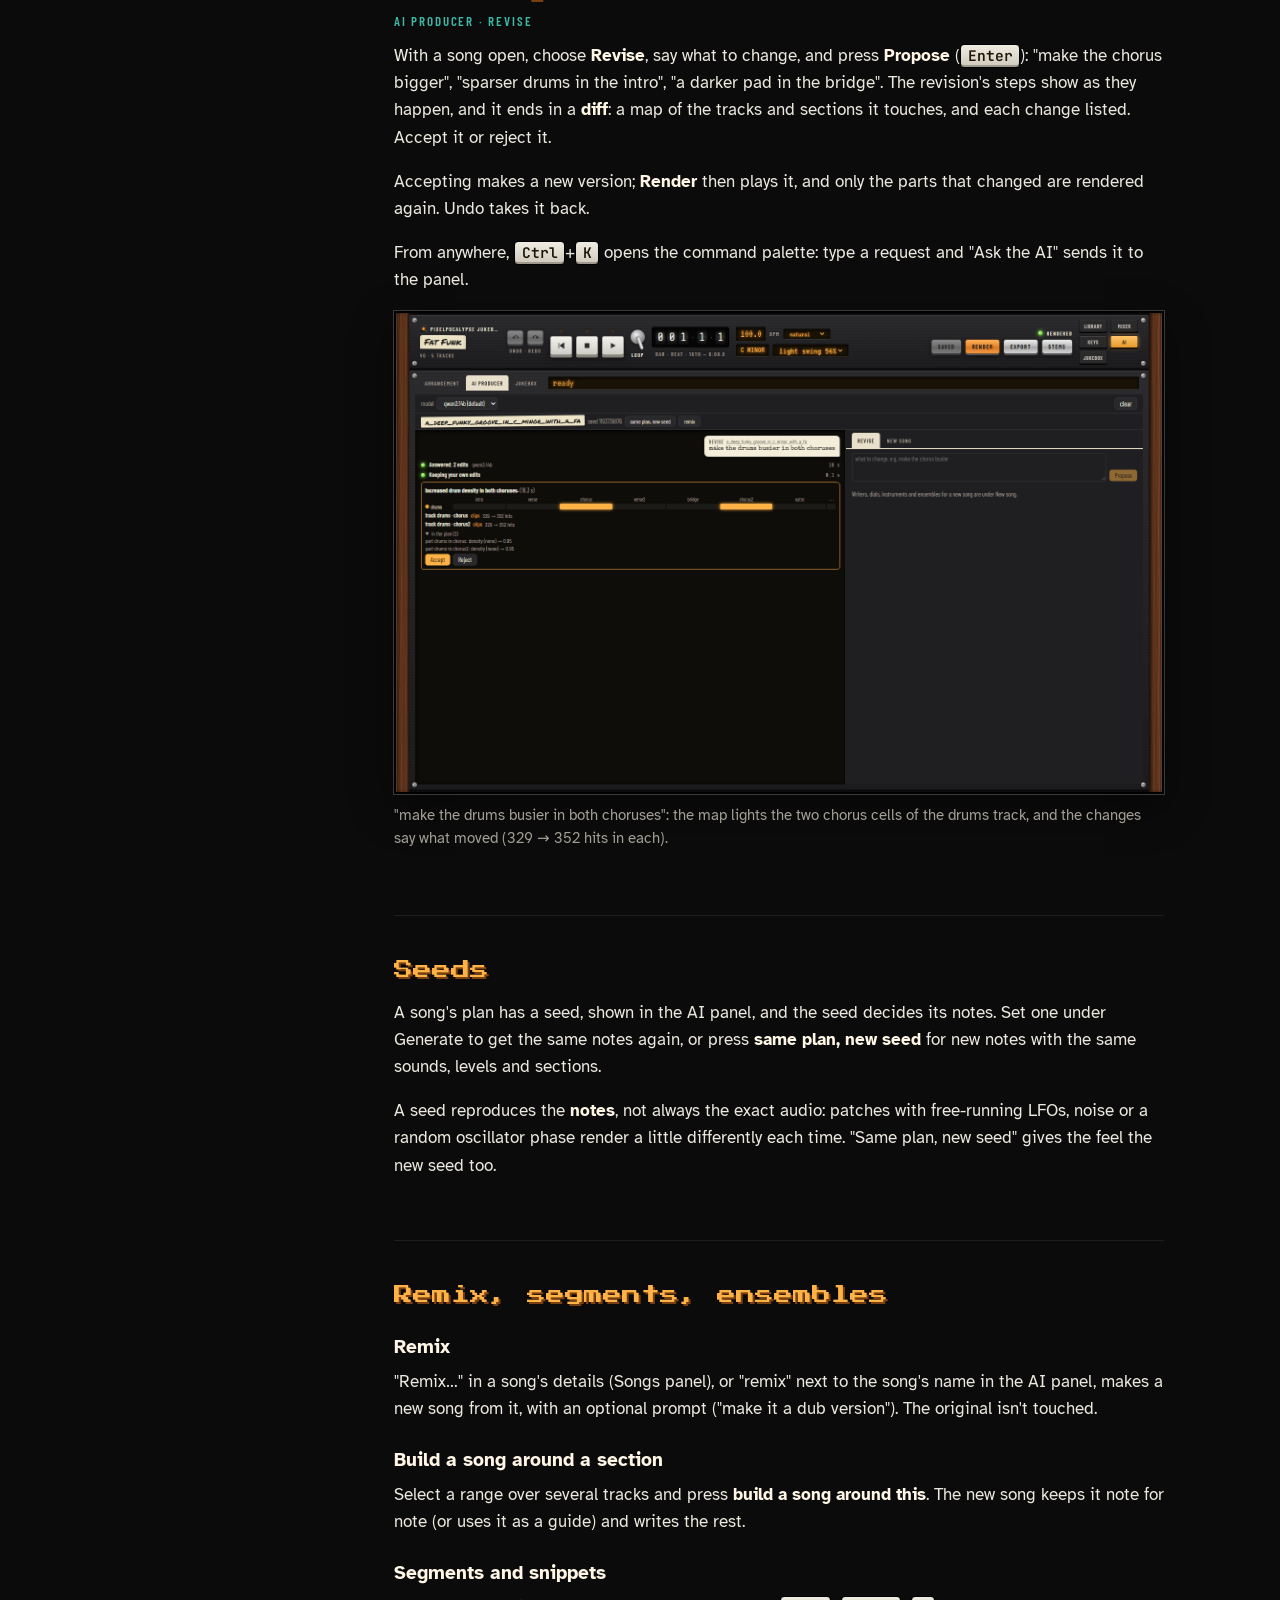
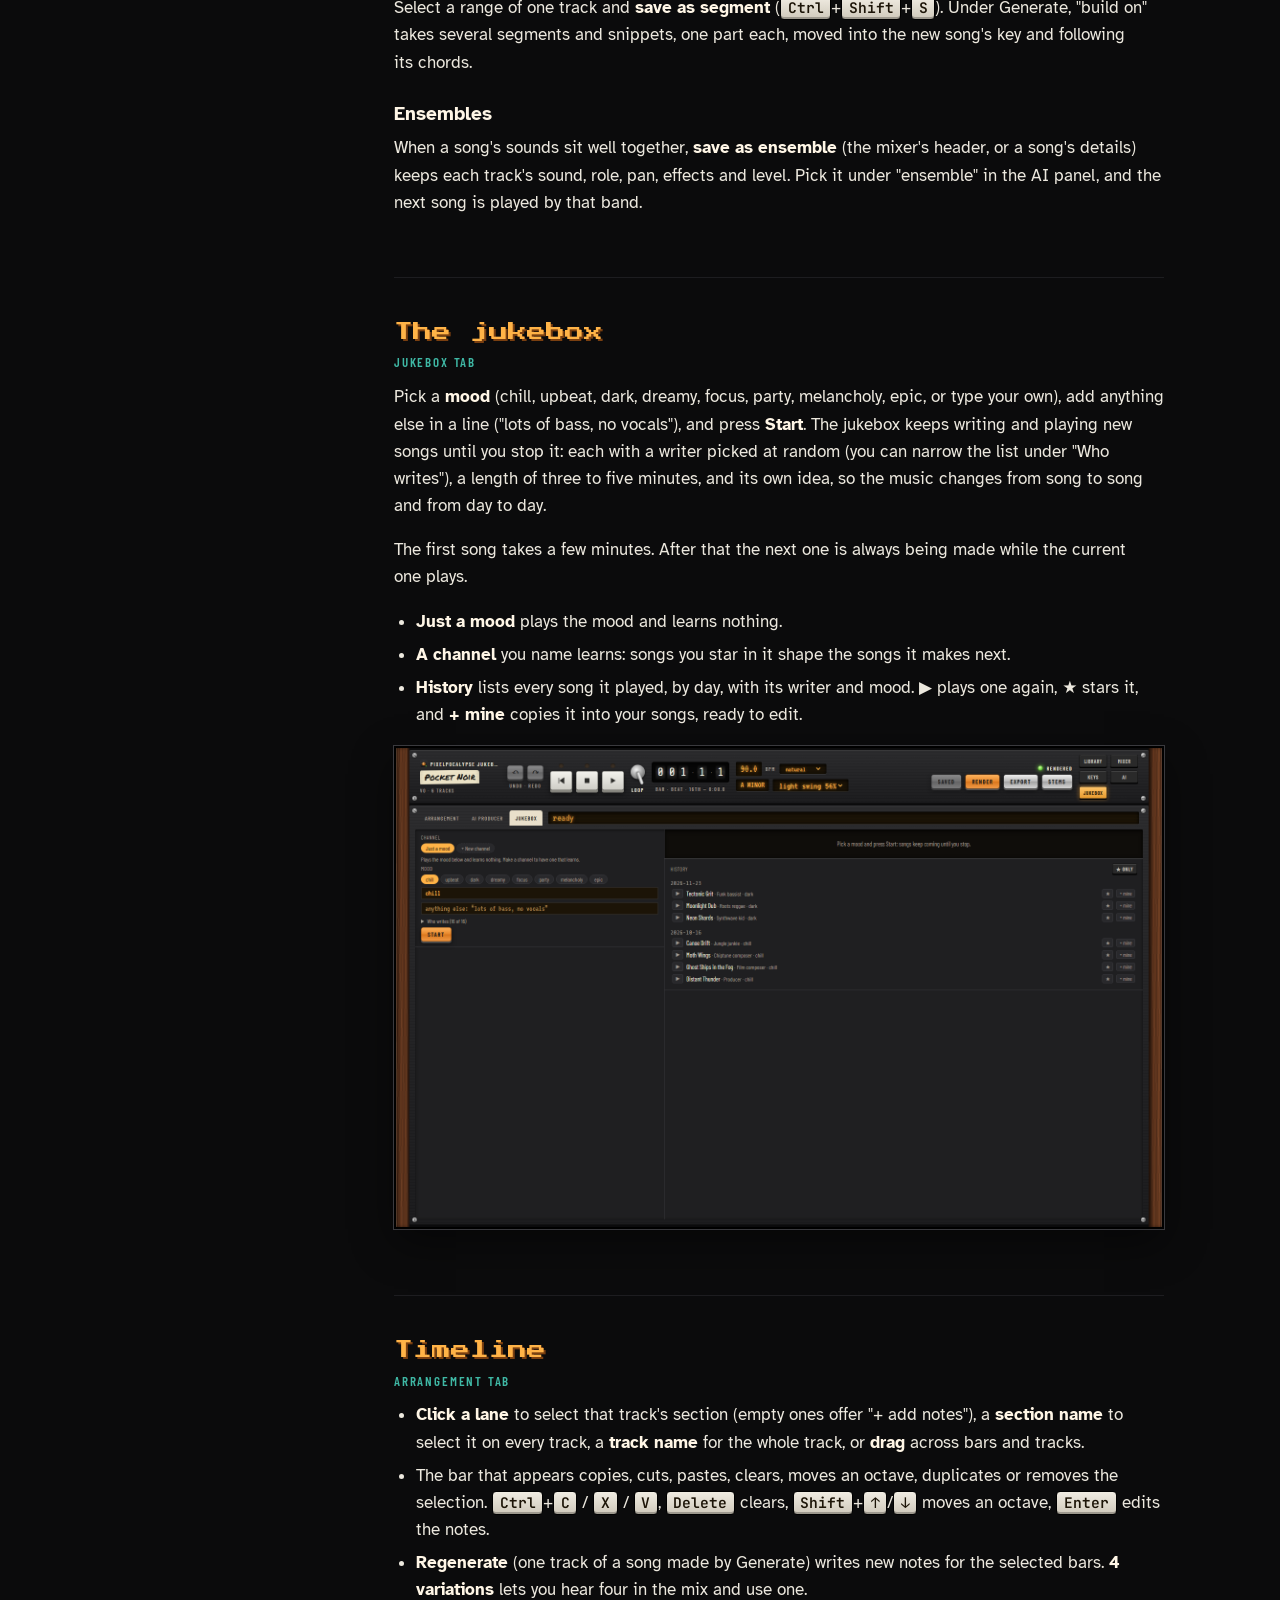
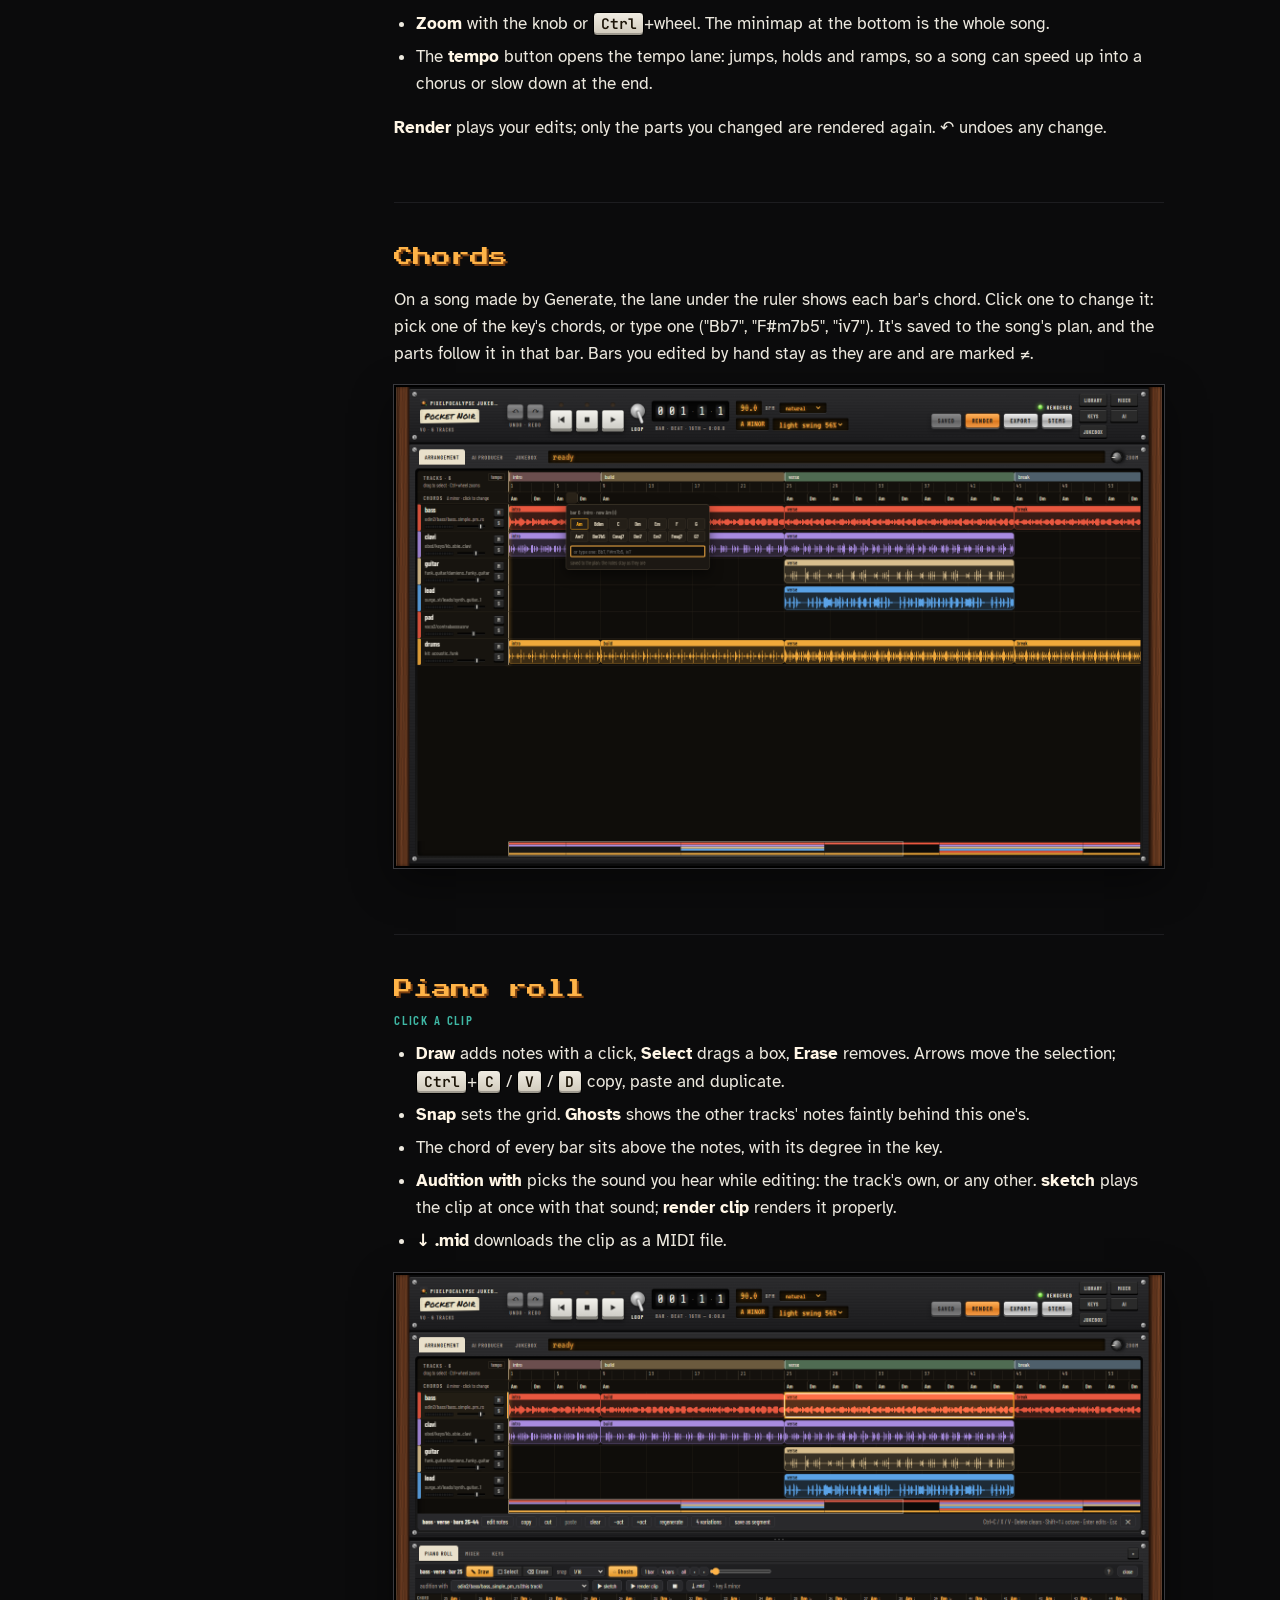
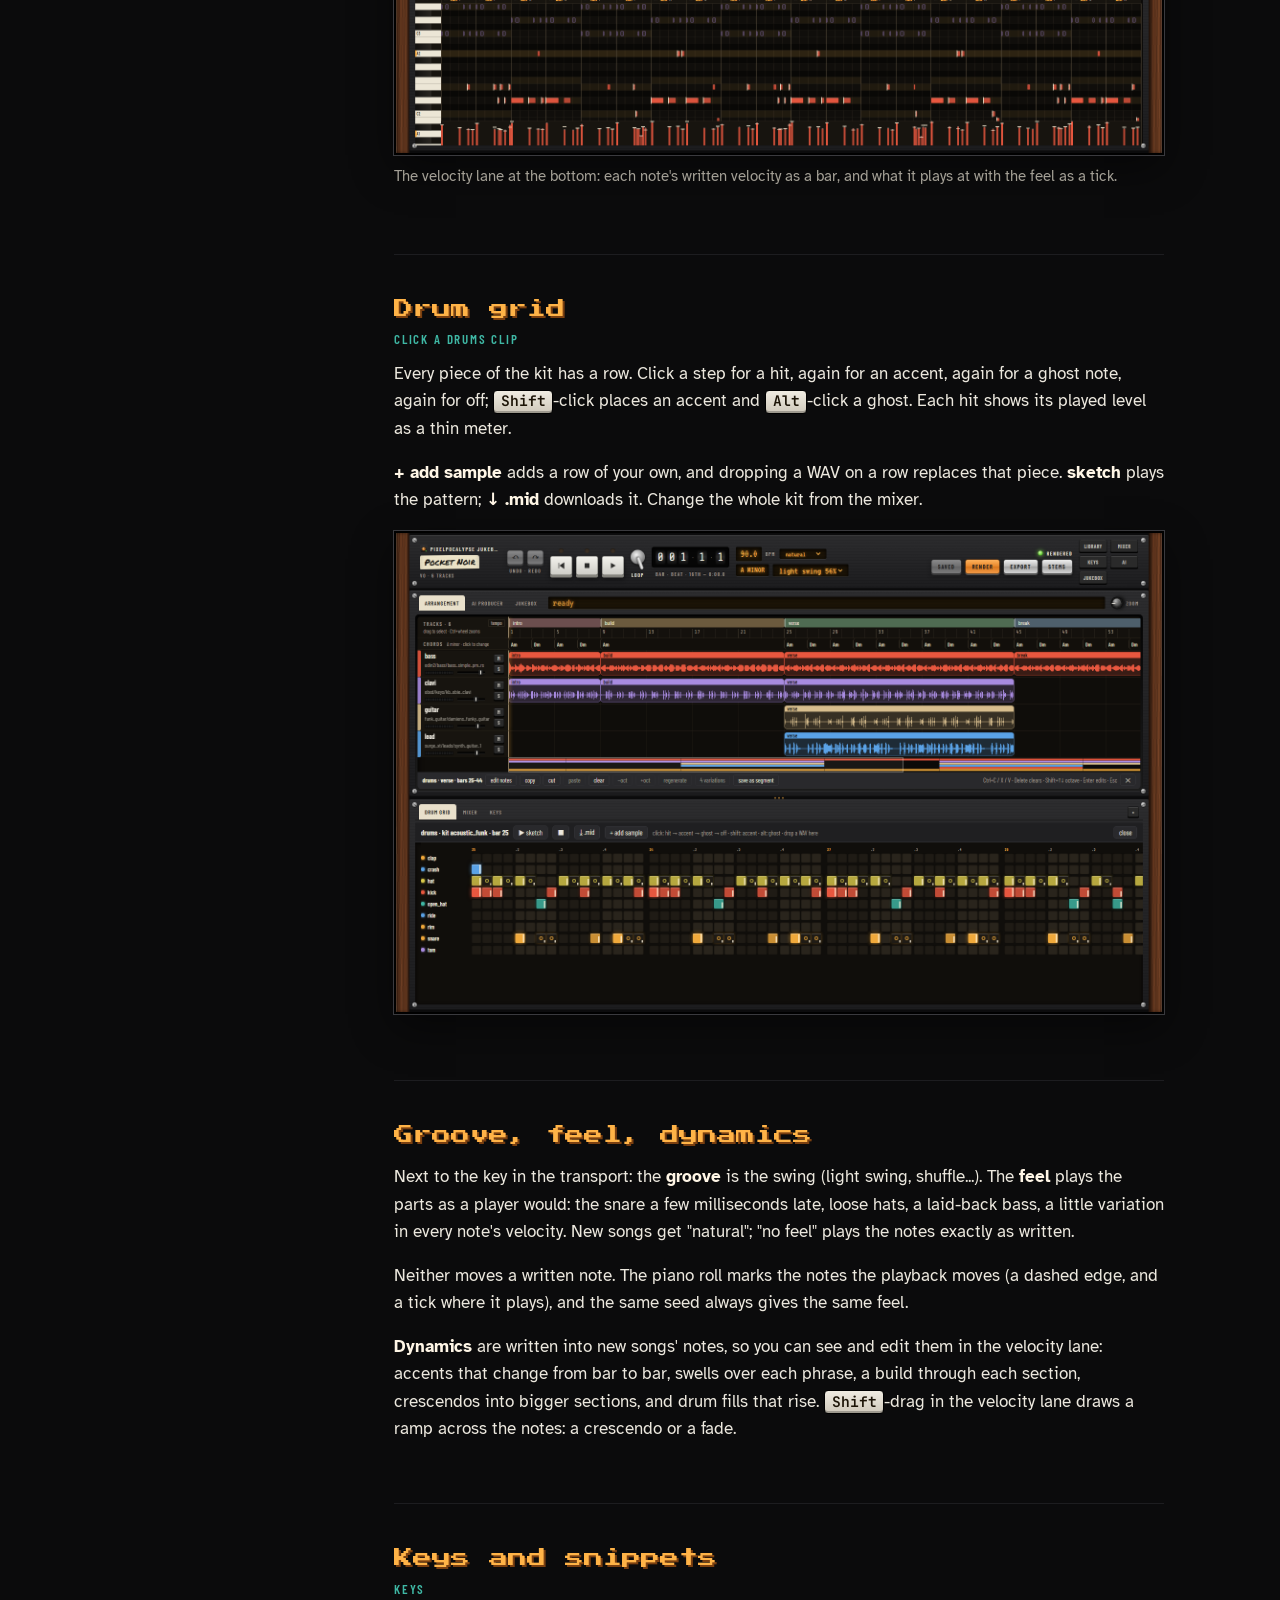
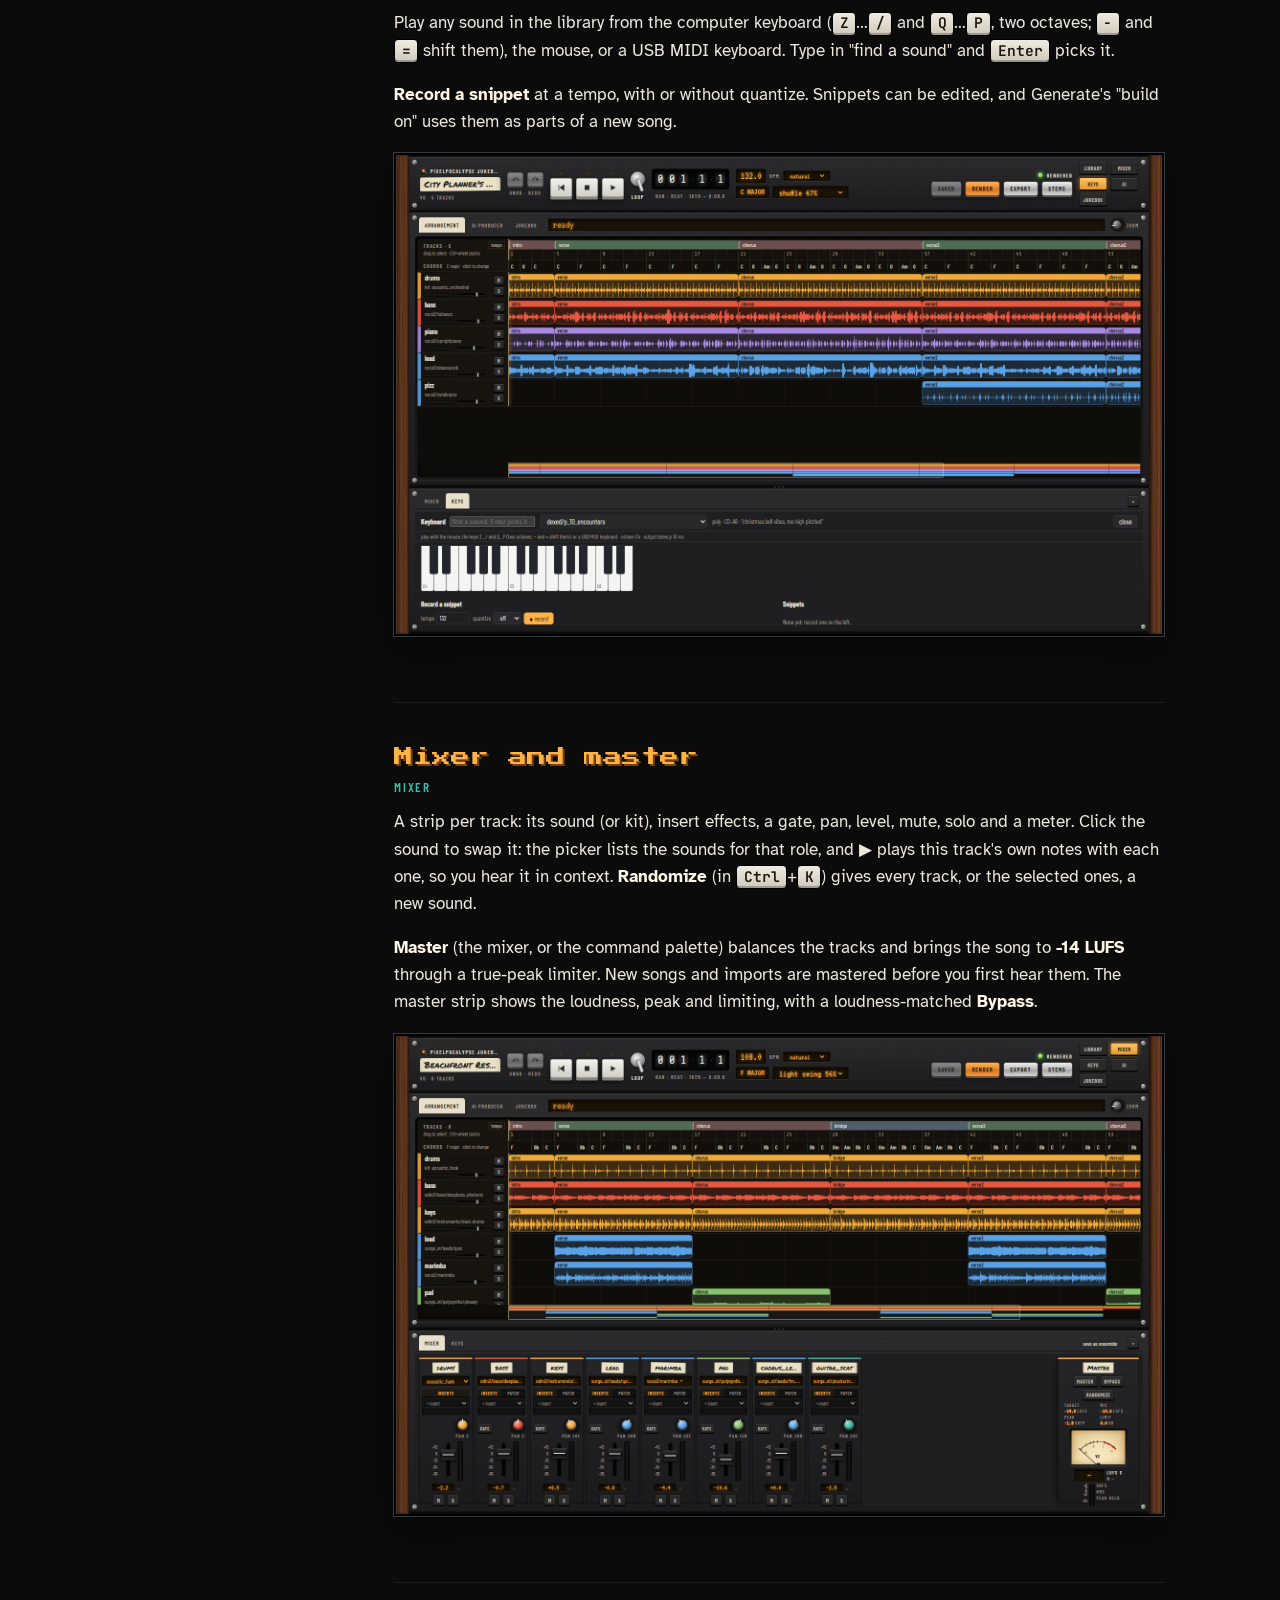
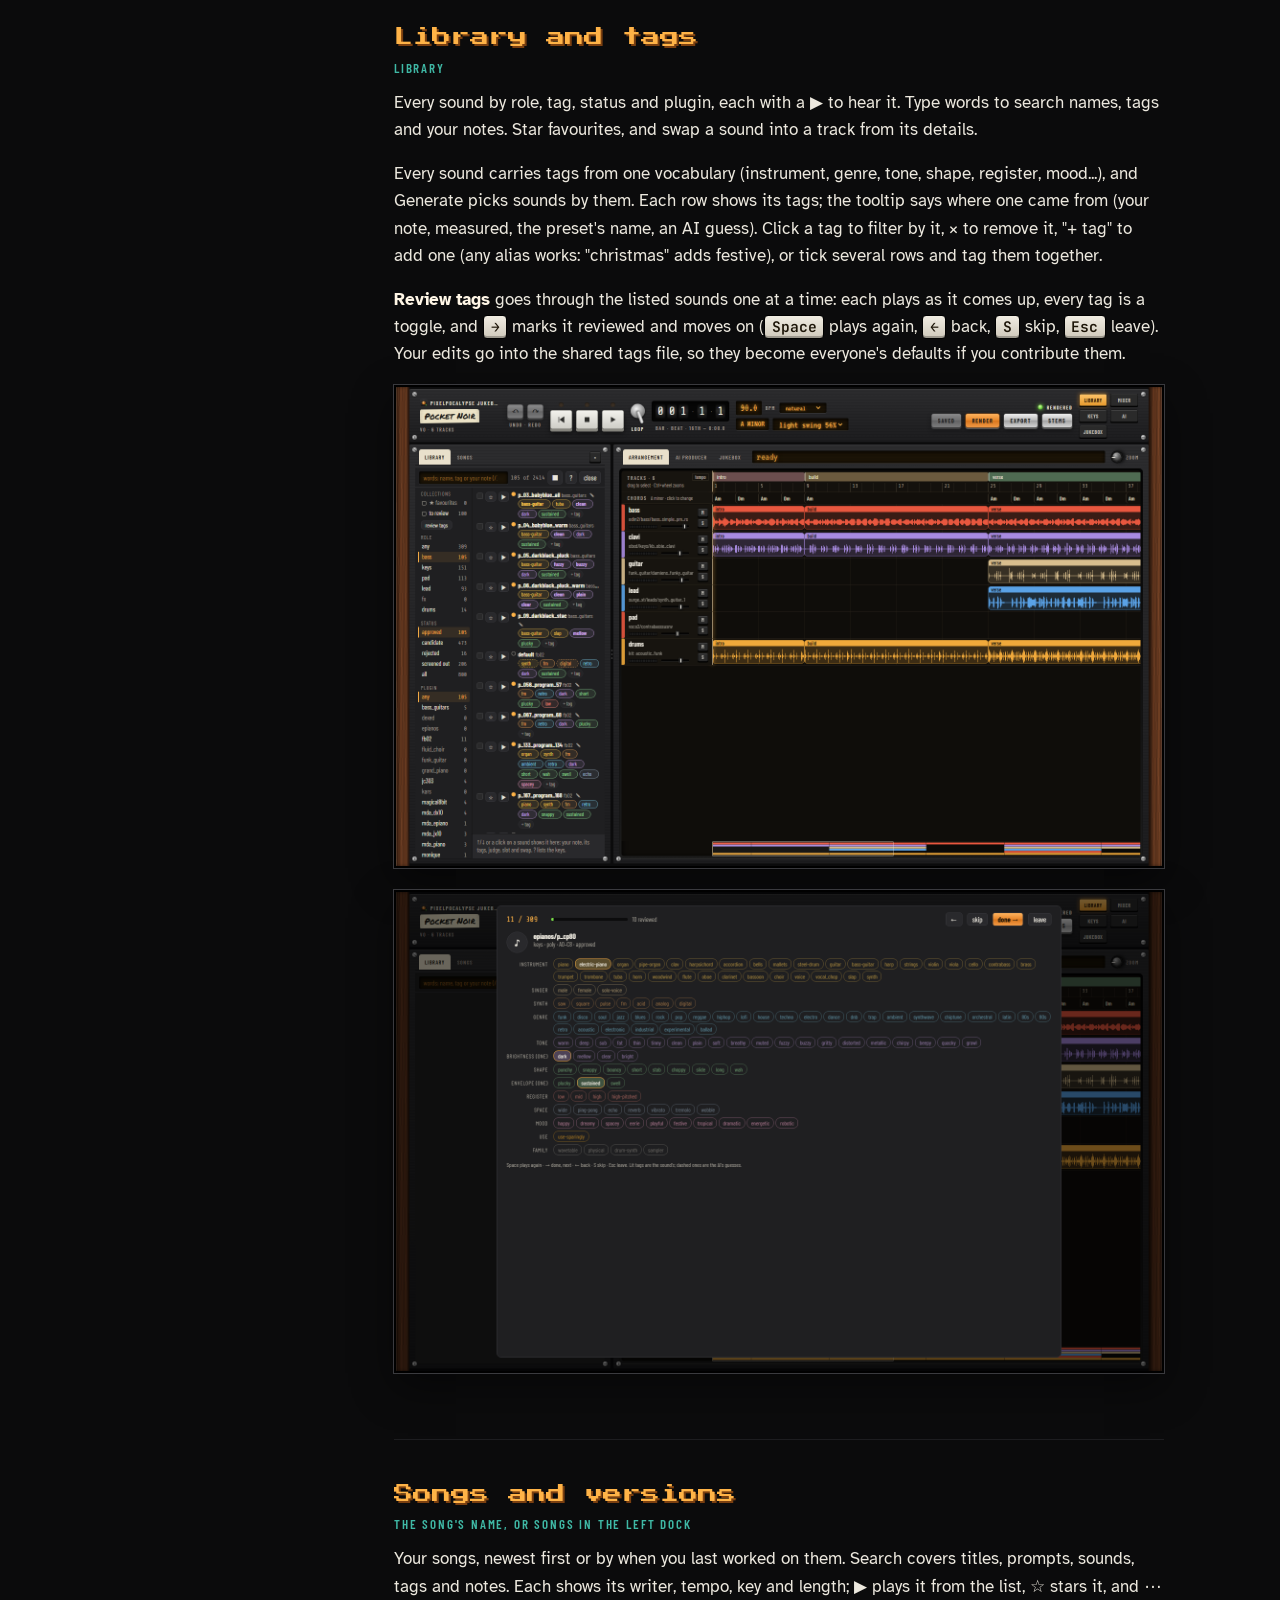
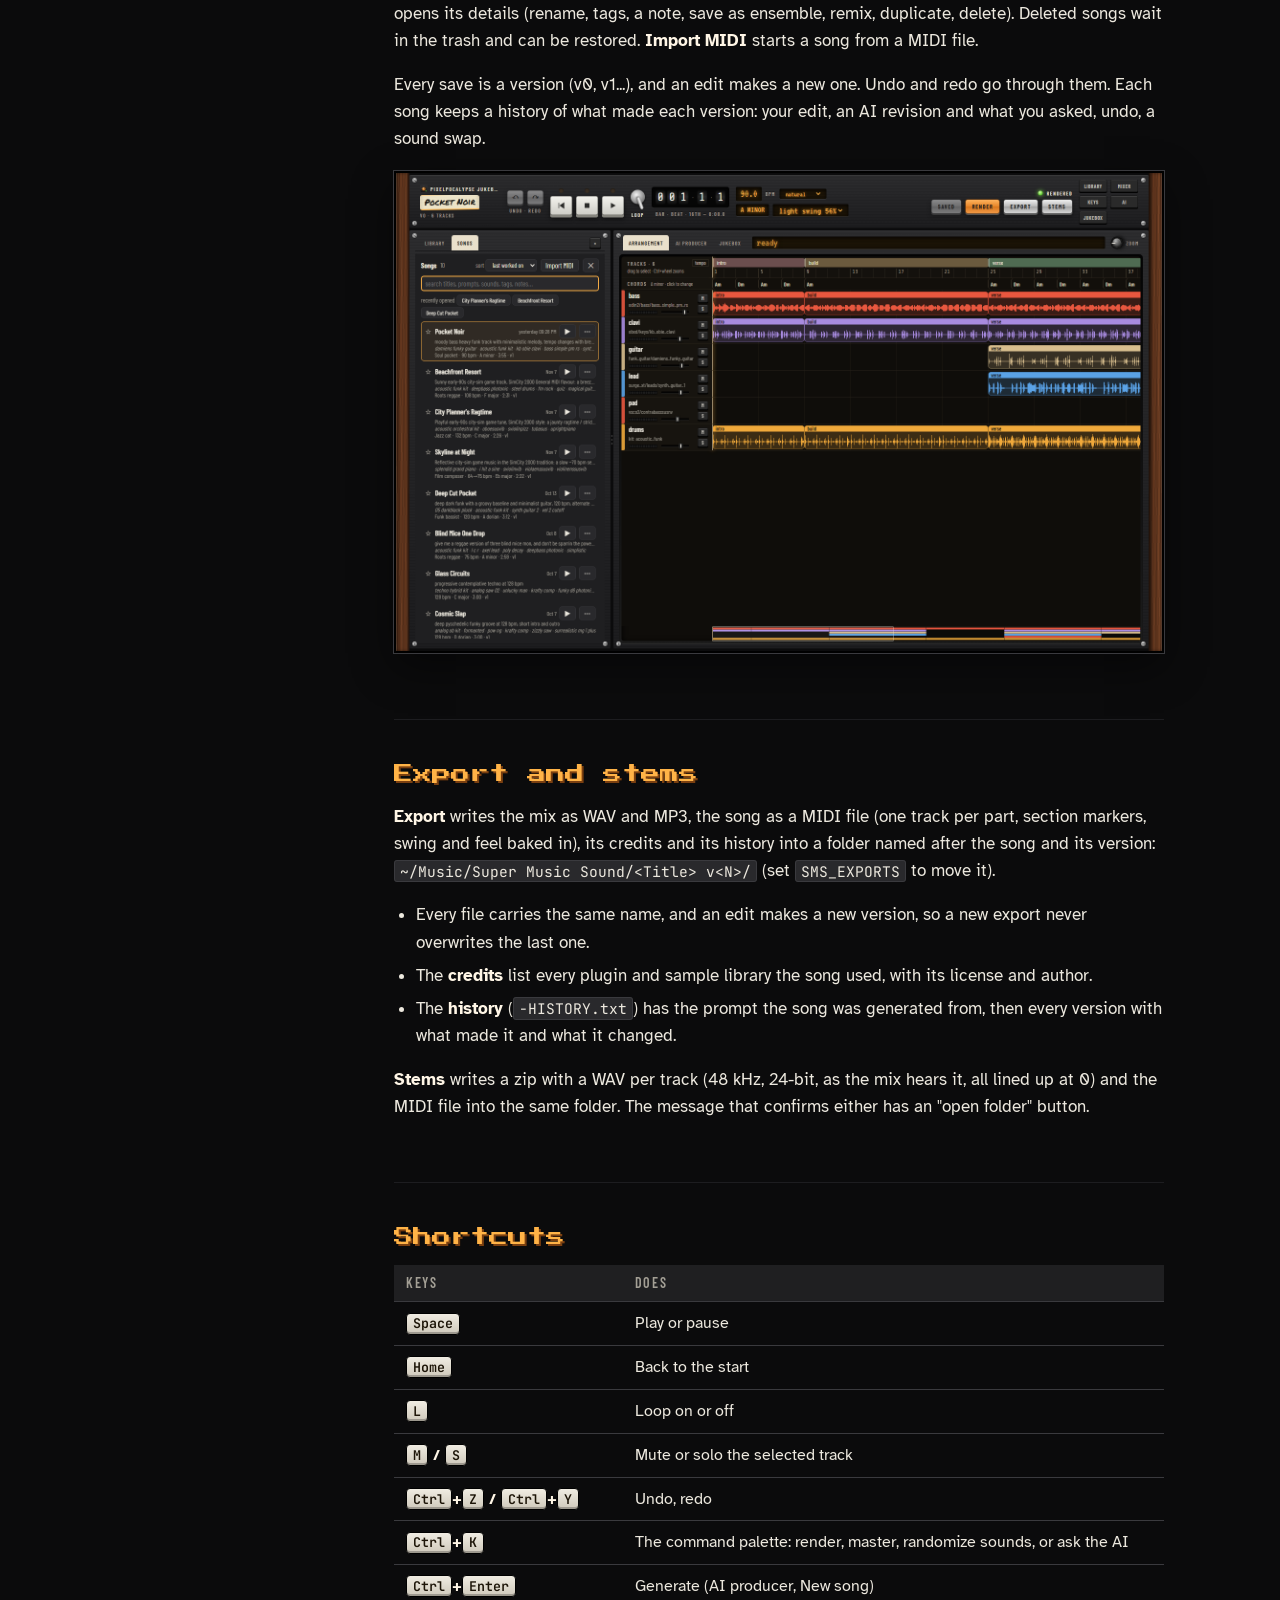
<file: manual.html>
<!doctype html>
<html lang="en">
<head>
<meta charset="utf-8">
<meta name="viewport" content="width=device-width, initial-scale=1">
<title>Manual · Pixelpocalypse Jukebox</title>
<meta name="description" content="How to use the Jukebox: writing songs with the AI producer, revising them, the jukebox, the timeline, piano roll, drum grid, mixer, master, library, export and shortcuts.">
<meta property="og:type" content="website">
<meta property="og:site_name" content="Pixelpocalypse Jukebox">
<meta property="og:title" content="Manual · Pixelpocalypse Jukebox">
<meta property="og:description" content="How to use the Jukebox: writing songs with the AI producer, revising them, the jukebox, the timeline, piano roll, drum grid, mixer, master, library, export and shortcuts.">
<meta property="og:url" content="https://bazola.github.io/pixelpocalypse-jukebox-page/manual.html">
<meta property="og:image" content="https://bazola.github.io/pixelpocalypse-jukebox-page/img/og.jpg">
<meta property="og:image:width" content="1200">
<meta property="og:image:height" content="630">
<meta name="twitter:card" content="summary_large_image">
<link rel="icon" type="image/svg+xml" href="img/favicon.svg">
<link rel="apple-touch-icon" href="img/apple-touch-icon.png">
<link rel="preconnect" href="https://fonts.googleapis.com">
<link rel="preconnect" href="https://fonts.gstatic.com" crossorigin>
<link rel="stylesheet" href="https://fonts.googleapis.com/css2?family=Press+Start+2P&family=Atkinson+Hyperlegible:ital,wght@0,400;0,700;1,400&family=Barlow+Condensed:wght@500;600&family=Permanent+Marker&family=JetBrains+Mono:wght@400;600&display=swap">
<link rel="stylesheet" href="css/site.css">
</head>
<body>
<div class="rail"></div>
<nav class="nav" aria-label="Site">
  <div class="wrap-wide">
    <a class="nav-brand" href="index.html"><img src="img/favicon.svg" width="30" height="30" alt=""><span>Pixelpocalypse Jukebox</span></a>
    <div class="nav-links">
      <a href="index.html">Home</a>
      <a href="features.html">Features</a>
      <a href="manual.html" class="on">Manual</a>
      <a href="setup.html">Setup</a>
      <a href="scripting.html">Scripting</a>
      <a href="glossary.html">Glossary</a>
      <a class="gh" href="https://github.com/bazola/pixelpocalypse-jukebox"><svg width="16" height="16" viewBox="0 0 16 16" fill="currentColor" aria-hidden="true"><path d="M8 0C3.58 0 0 3.58 0 8c0 3.54 2.29 6.53 5.47 7.59.4.07.55-.17.55-.38 0-.19-.01-.82-.01-1.49-2.01.37-2.53-.49-2.69-.94-.09-.23-.48-.94-.82-1.13-.28-.15-.68-.52-.01-.53.63-.01 1.08.58 1.23.82.72 1.21 1.87.87 2.33.66.07-.52.28-.87.51-1.07-1.78-.2-3.64-.89-3.64-3.95 0-.87.31-1.59.82-2.15-.08-.2-.36-1.02.08-2.12 0 0 .67-.21 2.2.82.64-.18 1.32-.27 2-.27s1.36.09 2 .27c1.53-1.04 2.2-.82 2.2-.82.44 1.1.16 1.92.08 2.12.51.56.82 1.27.82 2.15 0 3.07-1.87 3.75-3.65 3.95.29.25.54.73.54 1.48 0 1.07-.01 1.93-.01 2.2 0 .21.15.46.55.38A8.01 8.01 0 0 0 16 8c0-4.42-3.58-8-8-8Z"/></svg>Code</a>
    </div>
  </div>
</nav>
<header class="page-head">
  <div class="wrap">
    <p class="eyebrow">The manual</p>
    <h1>How to use it</h1>
    <p class="lead">From your first prompt to the stems. If it isn't running yet, start with <a href="setup.html">Setup</a>.</p>
  </div>
</header>

<div class="wrap doc">
  <nav class="toc" aria-label="Contents">
    <h4>Write</h4>
    <ol>
      <li><a href="#window">The window</a></li>
      <li><a href="#new-song">A new song</a></li>
      <li><a href="#watching">Watching it work</a></li>
      <li><a href="#critics">The critics' rounds</a></li>
      <li><a href="#revise">Revising</a></li>
      <li><a href="#seeds">Seeds</a></li>
      <li><a href="#reuse">Remix, segments, ensembles</a></li>
      <li><a href="#jukebox">The jukebox</a></li>
    </ol>
    <h4>Edit</h4>
    <ol>
      <li><a href="#timeline">Timeline</a></li>
      <li><a href="#chords">Chords</a></li>
      <li><a href="#pianoroll">Piano roll</a></li>
      <li><a href="#drumgrid">Drum grid</a></li>
      <li><a href="#feel">Groove, feel, dynamics</a></li>
      <li><a href="#keys">Keys and snippets</a></li>
    </ol>
    <h4>Sound and keep</h4>
    <ol>
      <li><a href="#mixer">Mixer and master</a></li>
      <li><a href="#library">Library and tags</a></li>
      <li><a href="#songs">Songs and versions</a></li>
      <li><a href="#export">Export and stems</a></li>
      <li><a href="#shortcuts">Shortcuts</a></li>
    </ol>
  </nav>

  <div class="doc-body">

    <section id="window">
      <h2>The window</h2>
      <p>The app runs in your browser at <code>http://127.0.0.1:8000</code>, served by your own machine. The top is
      the <b>transport</b>: the song's name on its tape label, undo and redo, play, stop and loop, the position
      counter, the tempo, the key and the swing. On the right: <b>Saved</b>, <b>Render</b>, <b>Export</b> and
      <b>Stems</b>, and the buttons that open the <b>Library</b>, <b>Mixer</b>, <b>Keys</b>, <b>AI</b> and
      <b>Jukebox</b>.</p>
      <p>Under it, the main window has three tabs that take turns: the <b>Arrangement</b>, the <b>AI producer</b> and
      the <b>Jukebox</b>. A dock at the bottom holds the piano roll or drum grid, the mixer and the keys; a dock on the
      left holds the library and your songs. The lamp over Render says whether what you hear is up to date.</p>
      <figure>
        <a href="img/arrangement.png" title="full size"><img class="shot" src="img/arrangement.png" width="1600" height="1000" loading="lazy" alt="The whole window on an eight-track song: the transport, the Arrangement tab with tracks, sections and chords, and the minimap at the bottom."></a>
        <figcaption>The arrangement: track names with mute and solo on the left, sections and bar numbers across the top,
        the chord lane under them, and a minimap of the whole song at the bottom.</figcaption>
      </figure>
    </section>

    <section id="new-song">
      <h2>A new song</h2>
      <p class="where">AI producer · New song</p>
      <p>Open the AI producer (the <b>AI</b> button, or its tab) and choose <b>New song</b>. Describe the song in your
      own words and press <b>Generate</b> (<kbd>Ctrl</kbd>+<kbd>Enter</kbd>). Name what matters to you: a genre, a mood,
      a tempo, instruments, how it should build. "a deep funky groove in C minor with a fat bass and chord stabs" is
      plenty.</p>
      <h3>Who writes it</h3>
      <p>Pick a <b>writer</b>, or leave it to the Producer, who has no style of its own and follows the request. The
      others each bring their own drums, chords and habits:</p>
      <div class="table-scroll"><table>
        <tr><th>Writer</th><th>What they do</th></tr>
        <tr><td>Club DJ</td><td>four on the floor, long builds and drops, intros and outros you can mix</td></tr>
        <tr><td>Roots reggae</td><td>one-drop drums, offbeat skank, deep round bass and lots of space</td></tr>
        <tr><td>Blues player</td><td>the whole 12-bar form, seventh chords, a shuffle groove and a crying lead</td></tr>
        <tr><td>Guitar hero</td><td>riffs up front, a big solo section, rock drums and a hard ending</td></tr>
        <tr><td>Funk bassist</td><td>the bass leads: dorian vamps, chicken-scratch stabs, tight funk drums</td></tr>
        <tr><td>Soul pocket</td><td>early-70s soul-funk: one chord, a clav riff, ghost-note drums and a talking vocal line</td></tr>
        <tr><td>Jazz cat</td><td>ii-V-I changes, sevenths, mellow keys and a melody that breathes</td></tr>
        <tr><td>Techno minimalist</td><td>hypnotic, dark, one chord for ten minutes and it never gets boring</td></tr>
        <tr><td>Synthwave kid</td><td>80s neon: arpeggios, big pads, a soaring lead and gated drums</td></tr>
        <tr><td>Chiptune composer</td><td>8-bit game music: fast arps, square leads, catchy and busy</td></tr>
        <tr><td>Beatmaker</td><td>boom bap: a dusty 4-bar loop, a heavy kick and a mellow sample feel</td></tr>
        <tr><td>Film composer</td><td>cinematic: slow swells, strings and choir, a build to a climax</td></tr>
        <tr><td>Ambient dreamer</td><td>slow and spacious: layered pads, no melody to speak of, no hurry at all</td></tr>
        <tr><td>Disco diva</td><td>octave basslines, strings, open hats and a chorus that lifts the roof</td></tr>
        <tr><td>Jungle junkie</td><td>drum and bass at 170: rolling breaks, a huge sub and dark pads</td></tr>
      </table></div>
      <h3>Dials, length, instruments</h3>
      <ul>
        <li><b>Dials</b> set the mood, the speed and the shape (a quiet middle, call and answer...). With no prompt,
        Generate makes a fresh idea from the dials alone.</li>
        <li><b>Minutes</b> sets the length.</li>
        <li><b>Instruments:</b> add a slot to pick the sound a role must use (the bass, the keys), or tick "only these" to
        limit the song to your picks.</li>
        <li><b>Quick draft</b> skips the critics' rounds: a playable song in a minute or two, to see whether an idea is
        worth a full generate.</li>
        <li><b>Takes:</b> ask for more than one and they're made in a batch. Choose the one to keep in the takes window.</li>
      </ul>
      <p>Tags steer the sounds: a prompt saying "rhodes" or "fat gritty bass" finds the sounds tagged electric-piano,
      fat, gritty (see <a href="#library">Library and tags</a>).</p>
      <div class="note"><p>The model picker at the top of the panel lists every model your LLM server offers. Bigger models
      plan better; a 12B+ instruct model that's good at JSON is the floor.</p></div>
    </section>

    <section id="watching">
      <h2>Watching it work</h2>
      <p>Each request shows its steps as they happen. First the <b>plan card</b>: tempo, key, sections, and which sound
      plays each part (your picks are marked). Then every track of round 0 rendering, then the critics' findings and what
      each fix changed. A three-minute song takes a few minutes: planning, rendering every part, then the critics and up
      to three fixes. When it says done, the new song is open, mastered, and ready to play.</p>
      <figure>
        <a href="img/generate.png" title="full size"><img class="shot" src="img/generate.png" width="1600" height="1000" loading="lazy" alt="A finished generate in the AI producer: the prompt, the plan card, each track's render and the result."></a>
        <figcaption>A quick draft from one sentence, start to finish, in the AI producer's conversation.</figcaption>
      </figure>
    </section>

    <section id="critics">
      <h2>The critics' rounds</h2>
      <p class="where">AI producer · "the critics' rounds"</p>
      <p>When Generate finishes, "see the measurements, round by round" (or "the critics' rounds" in the AI panel later)
      shows what the critics measured in each round:</p>
      <ul>
        <li><b>Sections:</b> each section's loudness in LUFS against the energy the plan gave it, how many parts play, and
        how busy it is.</li>
        <li><b>Track levels:</b> each track against its target, and the spread between them, so nothing is buried.</li>
        <li><b>Kick against bass:</b> whether the two fight for the same low end.</li>
        <li><b>Onsets against notes:</b> the attacks heard against the notes written, which catches sounds that re-trigger or smear.</li>
        <li><b>Key:</b> how well each part fits the song's key.</li>
      </ul>
      <p>Each round also lists what the revision changed in the plan, and each number what it was the round before.
      Quick drafts and songs not made by Generate have none.</p>
      <figure>
        <a href="img/critics.png" title="full size"><img class="shot" src="img/critics.png" width="1600" height="1000" loading="lazy" alt="The critics' rounds: round 0 failed one check (a lead with too many onsets), round 1 kept; tables of sections, levels, onsets and key."></a>
        <figcaption>Round 0 found a lead sound playing far more attacks than notes; the planner swapped it, and round 1 passed.</figcaption>
      </figure>
    </section>

    <section id="revise">
      <h2>Revising</h2>
      <p class="where">AI producer · Revise</p>
      <p>With a song open, choose <b>Revise</b>, say what to change, and press <b>Propose</b> (<kbd>Enter</kbd>):
      "make the chorus bigger", "sparser drums in the intro", "a darker pad in the bridge". The revision's steps show
      as they happen, and it ends in a <b>diff</b>: a map of the tracks and sections it touches, and each change listed.
      Accept it or reject it.</p>
      <p>Accepting makes a new version; <b>Render</b> then plays it, and only the parts that changed are rendered again.
      Undo takes it back.</p>
      <p>From anywhere, <kbd>Ctrl</kbd>+<kbd>K</kbd> opens the command palette: type a request and "Ask the AI" sends it
      to the panel.</p>
      <figure>
        <a href="img/revise.png" title="full size"><img class="shot" src="img/revise.png" width="1600" height="1000" loading="lazy" alt="A revision's proposal: the map of tracks against sections with the touched cells lit, the list of changes, and Accept and Reject."></a>
        <figcaption>"make the drums busier in both choruses": the map lights the two chorus cells of the drums track,
        and the changes say what moved (329 → 352 hits in each).</figcaption>
      </figure>
    </section>

    <section id="seeds">
      <h2>Seeds</h2>
      <p>A song's plan has a seed, shown in the AI panel, and the seed decides its notes. Set one under Generate to get
      the same notes again, or press <b>same plan, new seed</b> for new notes with the same sounds, levels and sections.</p>
      <p>A seed reproduces the <b>notes</b>, not always the exact audio: patches with free-running LFOs, noise or a random
      oscillator phase render a little differently each time. "Same plan, new seed" gives the feel the new seed too.</p>
    </section>

    <section id="reuse">
      <h2>Remix, segments, ensembles</h2>
      <h3>Remix</h3>
      <p>"Remix…" in a song's details (Songs panel), or "remix" next to the song's name in the AI panel, makes a new song
      from it, with an optional prompt ("make it a dub version"). The original isn't touched.</p>
      <h3>Build a song around a section</h3>
      <p>Select a range over several tracks and press <b>build a song around this</b>. The new song keeps it note for note
      (or uses it as a guide) and writes the rest.</p>
      <h3>Segments and snippets</h3>
      <p>Select a range of one track and <b>save as segment</b> (<kbd>Ctrl</kbd>+<kbd>Shift</kbd>+<kbd>S</kbd>). Under
      Generate, "build on" takes several segments and snippets, one part each, moved into the new song's key and
      following its chords.</p>
      <h3>Ensembles</h3>
      <p>When a song's sounds sit well together, <b>save as ensemble</b> (the mixer's header, or a song's details) keeps each
      track's sound, role, pan, effects and level. Pick it under "ensemble" in the AI panel, and the next song is played by
      that band.</p>
    </section>

    <section id="jukebox">
      <h2>The jukebox</h2>
      <p class="where">Jukebox tab</p>
      <p>Pick a <b>mood</b> (chill, upbeat, dark, dreamy, focus, party, melancholy, epic, or type your own), add anything
      else in a line ("lots of bass, no vocals"), and press <b>Start</b>. The jukebox keeps writing and playing new songs
      until you stop it: each with a writer picked at random (you can narrow the list under "Who writes"), a length of
      three to five minutes, and its own idea, so the music changes from song to song and from day to day.</p>
      <p>The first song takes a few minutes. After that the next one is always being made while the current one plays.</p>
      <ul>
        <li><b>Just a mood</b> plays the mood and learns nothing.</li>
        <li><b>A channel</b> you name learns: songs you star in it shape the songs it makes next.</li>
        <li><b>History</b> lists every song it played, by day, with its writer and mood. ▶ plays one again, ★ stars it,
        and <b>+ mine</b> copies it into your songs, ready to edit.</li>
      </ul>
      <figure>
        <a href="img/jukebox.png" title="full size"><img class="shot" src="img/jukebox.png" width="1600" height="1000" loading="lazy" alt="The jukebox: channel and mood on the left, Start, and a history of songs by day with their writers and moods."></a>
      </figure>
    </section>

    <section id="timeline">
      <h2>Timeline</h2>
      <p class="where">Arrangement tab</p>
      <ul>
        <li><b>Click a lane</b> to select that track's section (empty ones offer "+ add notes"), a <b>section name</b> to
        select it on every track, a <b>track name</b> for the whole track, or <b>drag</b> across bars and tracks.</li>
        <li>The bar that appears copies, cuts, pastes, clears, moves an octave, duplicates or removes the selection.
        <kbd>Ctrl</kbd>+<kbd>C</kbd> / <kbd>X</kbd> / <kbd>V</kbd>, <kbd>Delete</kbd> clears,
        <kbd>Shift</kbd>+<kbd>↑</kbd>/<kbd>↓</kbd> moves an octave, <kbd>Enter</kbd> edits the notes.</li>
        <li><b>Regenerate</b> (one track of a song made by Generate) writes new notes for the selected bars.
        <b>4 variations</b> lets you hear four in the mix and use one.</li>
        <li><b>Zoom</b> with the knob or <kbd>Ctrl</kbd>+wheel. The minimap at the bottom is the whole song.</li>
        <li>The <b>tempo</b> button opens the tempo lane: jumps, holds and ramps, so a song can speed up into a chorus or
        slow down at the end.</li>
      </ul>
      <p><b>Render</b> plays your edits; only the parts you changed are rendered again. ↶ undoes any change.</p>
    </section>

    <section id="chords">
      <h2>Chords</h2>
      <p>On a song made by Generate, the lane under the ruler shows each bar's chord. Click one to change it: pick one of
      the key's chords, or type one ("Bb7", "F#m7b5", "iv7"). It's saved to the song's plan, and the parts follow it in
      that bar. Bars you edited by hand stay as they are and are marked ≠.</p>
      <figure>
        <a href="img/chords.png" title="full size"><img class="shot" src="img/chords.png" width="1600" height="1000" loading="lazy" alt="The chord popup on bar 6: the key's chords, their sevenths, and a box to type any chord."></a>
      </figure>
    </section>

    <section id="pianoroll">
      <h2>Piano roll</h2>
      <p class="where">Click a clip</p>
      <ul>
        <li><b>Draw</b> adds notes with a click, <b>Select</b> drags a box, <b>Erase</b> removes. Arrows move the
        selection; <kbd>Ctrl</kbd>+<kbd>C</kbd> / <kbd>V</kbd> / <kbd>D</kbd> copy, paste and duplicate.</li>
        <li><b>Snap</b> sets the grid. <b>Ghosts</b> shows the other tracks' notes faintly behind this one's.</li>
        <li>The chord of every bar sits above the notes, with its degree in the key.</li>
        <li><b>Audition with</b> picks the sound you hear while editing: the track's own, or any other.
        <b>sketch</b> plays the clip at once with that sound; <b>render clip</b> renders it properly.</li>
        <li><b>↓ .mid</b> downloads the clip as a MIDI file.</li>
      </ul>
      <figure>
        <a href="img/pianoroll.png" title="full size"><img class="shot" src="img/pianoroll.png" width="1600" height="1000" loading="lazy" alt="The piano roll on a bass part: notes over twenty bars, chord names above each bar, the velocity lane below."></a>
        <figcaption>The velocity lane at the bottom: each note's written velocity as a bar, and what it plays at with the
        feel as a tick.</figcaption>
      </figure>
    </section>

    <section id="drumgrid">
      <h2>Drum grid</h2>
      <p class="where">Click a drums clip</p>
      <p>Every piece of the kit has a row. Click a step for a hit, again for an accent, again for a ghost note, again
      for off; <kbd>Shift</kbd>-click places an accent and <kbd>Alt</kbd>-click a ghost. Each hit shows its played level
      as a thin meter.</p>
      <p><b>+ add sample</b> adds a row of your own, and dropping a WAV on a row replaces that piece. <b>sketch</b> plays
      the pattern; <b>↓ .mid</b> downloads it. Change the whole kit from the mixer.</p>
      <figure>
        <a href="img/drumgrid.png" title="full size"><img class="shot" src="img/drumgrid.png" width="1600" height="1000" loading="lazy" alt="The drum grid over four bars: hats with ghost notes, kick and snare, an open hat and a crash."></a>
      </figure>
    </section>

    <section id="feel">
      <h2>Groove, feel, dynamics</h2>
      <p>Next to the key in the transport: the <b>groove</b> is the swing (light swing, shuffle...). The <b>feel</b> plays
      the parts as a player would: the snare a few milliseconds late, loose hats, a laid-back bass, a little variation in
      every note's velocity. New songs get "natural"; "no feel" plays the notes exactly as written.</p>
      <p>Neither moves a written note. The piano roll marks the notes the playback moves (a dashed edge, and a tick where
      it plays), and the same seed always gives the same feel.</p>
      <p><b>Dynamics</b> are written into new songs' notes, so you can see and edit them in the velocity lane: accents that
      change from bar to bar, swells over each phrase, a build through each section, crescendos into bigger sections, and
      drum fills that rise. <kbd>Shift</kbd>-drag in the velocity lane draws a ramp across the notes: a crescendo or a fade.</p>
    </section>

    <section id="keys">
      <h2>Keys and snippets</h2>
      <p class="where">Keys</p>
      <p>Play any sound in the library from the computer keyboard (<kbd>Z</kbd>…<kbd>/</kbd> and <kbd>Q</kbd>…<kbd>P</kbd>,
      two octaves; <kbd>-</kbd> and <kbd>=</kbd> shift them), the mouse, or a USB MIDI keyboard. Type in "find a sound"
      and <kbd>Enter</kbd> picks it.</p>
      <p><b>Record a snippet</b> at a tempo, with or without quantize. Snippets can be edited, and Generate's "build on"
      uses them as parts of a new song.</p>
      <figure>
        <a href="img/keys.png" title="full size"><img class="shot" src="img/keys.png" width="1600" height="1000" loading="lazy" alt="The Keys dock: a sound picker, a two-octave keyboard, and the snippet recorder."></a>
      </figure>
    </section>

    <section id="mixer">
      <h2>Mixer and master</h2>
      <p class="where">Mixer</p>
      <p>A strip per track: its sound (or kit), insert effects, a gate, pan, level, mute, solo and a meter. Click the sound
      to swap it: the picker lists the sounds for that role, and ▶ plays this track's own notes with each one, so you hear
      it in context. <b>Randomize</b> (in <kbd>Ctrl</kbd>+<kbd>K</kbd>) gives every track, or the selected ones, a new sound.</p>
      <p><b>Master</b> (the mixer, or the command palette) balances the tracks and brings the song to <b>-14 LUFS</b>
      through a true-peak limiter. New songs and imports are mastered before you first hear them. The master strip shows
      the loudness, peak and limiting, with a loudness-matched <b>Bypass</b>.</p>
      <figure>
        <a href="img/mixer.png" title="full size"><img class="shot" src="img/mixer.png" width="1600" height="1000" loading="lazy" alt="The mixer: eight channel strips and the master strip with its VU meter."></a>
      </figure>
    </section>

    <section id="library">
      <h2>Library and tags</h2>
      <p class="where">Library</p>
      <p>Every sound by role, tag, status and plugin, each with a ▶ to hear it. Type words to search names, tags and your
      notes. Star favourites, and swap a sound into a track from its details.</p>
      <p>Every sound carries tags from one vocabulary (instrument, genre, tone, shape, register, mood...), and Generate picks
      sounds by them. Each row shows its tags; the tooltip says where one came from (your note, measured, the preset's
      name, an AI guess). Click a tag to filter by it, × to remove it, "+ tag" to add one (any alias works: "christmas"
      adds festive), or tick several rows and tag them together.</p>
      <p><b>Review tags</b> goes through the listed sounds one at a time: each plays as it comes up, every tag is a toggle,
      and <kbd>→</kbd> marks it reviewed and moves on (<kbd>Space</kbd> plays again, <kbd>←</kbd> back, <kbd>S</kbd> skip,
      <kbd>Esc</kbd> leave). Your edits go into the shared tags file, so they become everyone's defaults if you contribute them.</p>
      <figure>
        <a href="img/library.png" title="full size"><img class="shot" src="img/library.png" width="1600" height="1000" loading="lazy" alt="The Library filtered to bass sounds, each with its tags."></a>
      </figure>
      <figure>
        <a href="img/tagreview.png" title="full size"><img class="shot" src="img/tagreview.png" width="1600" height="1000" loading="lazy" alt="Tag review: one electric piano with every tag in the vocabulary, its own lit."></a>
      </figure>
    </section>

    <section id="songs">
      <h2>Songs and versions</h2>
      <p class="where">The song's name, or Songs in the left dock</p>
      <p>Your songs, newest first or by when you last worked on them. Search covers titles, prompts, sounds, tags and notes.
      Each shows its writer, tempo, key and length; ▶ plays it from the list, ☆ stars it, and ⋯ opens its details
      (rename, tags, a note, save as ensemble, remix, duplicate, delete). Deleted songs wait in the trash and can be
      restored. <b>Import MIDI</b> starts a song from a MIDI file.</p>
      <p>Every save is a version (v0, v1...), and an edit makes a new one. Undo and redo go through them. Each song keeps a
      history of what made each version: your edit, an AI revision and what you asked, undo, a sound swap.</p>
      <figure>
        <a href="img/songs.png" title="full size"><img class="shot" src="img/songs.png" width="1600" height="1000" loading="lazy" alt="The Songs panel: search, recently opened, and songs with their prompts, sounds, writers, tempos and keys."></a>
      </figure>
    </section>

    <section id="export">
      <h2>Export and stems</h2>
      <p><b>Export</b> writes the mix as WAV and MP3, the song as a MIDI file (one track per part, section markers, swing and
      feel baked in), its credits and its history into a folder named after the song and its version:
      <code>~/Music/Super Music Sound/&lt;Title&gt; v&lt;N&gt;/</code> (set <code>SMS_EXPORTS</code> to move it).</p>
      <ul>
        <li>Every file carries the same name, and an edit makes a new version, so a new export never overwrites the last one.</li>
        <li>The <b>credits</b> list every plugin and sample library the song used, with its license and author.</li>
        <li>The <b>history</b> (<code>-HISTORY.txt</code>) has the prompt the song was generated from, then every version
        with what made it and what it changed.</li>
      </ul>
      <p><b>Stems</b> writes a zip with a WAV per track (48 kHz, 24-bit, as the mix hears it, all lined up at 0) and the
      MIDI file into the same folder. The message that confirms either has an "open folder" button.</p>
    </section>

    <section id="shortcuts">
      <h2>Shortcuts</h2>
      <div class="table-scroll"><table>
        <tr><th>Keys</th><th>Does</th></tr>
        <tr><td><kbd>Space</kbd></td><td>Play or pause</td></tr>
        <tr><td><kbd>Home</kbd></td><td>Back to the start</td></tr>
        <tr><td><kbd>L</kbd></td><td>Loop on or off</td></tr>
        <tr><td><kbd>M</kbd> / <kbd>S</kbd></td><td>Mute or solo the selected track</td></tr>
        <tr><td><kbd>Ctrl</kbd>+<kbd>Z</kbd> / <kbd>Ctrl</kbd>+<kbd>Y</kbd></td><td>Undo, redo</td></tr>
        <tr><td><kbd>Ctrl</kbd>+<kbd>K</kbd></td><td>The command palette: render, master, randomize sounds, or ask the AI</td></tr>
        <tr><td><kbd>Ctrl</kbd>+<kbd>Enter</kbd></td><td>Generate (AI producer, New song)</td></tr>
        <tr><td><kbd>Enter</kbd></td><td>Propose a revision; in the timeline, edit the selected notes</td></tr>
        <tr><td><kbd>Ctrl</kbd>+<kbd>C</kbd> / <kbd>X</kbd> / <kbd>V</kbd> / <kbd>D</kbd></td><td>Copy, cut, paste, duplicate</td></tr>
        <tr><td><kbd>Delete</kbd></td><td>Clear the selection</td></tr>
        <tr><td><kbd>Shift</kbd>+<kbd>↑</kbd> / <kbd>↓</kbd></td><td>Move the selection an octave</td></tr>
        <tr><td><kbd>Ctrl</kbd>+<kbd>Shift</kbd>+<kbd>S</kbd></td><td>Save the selection as a segment</td></tr>
        <tr><td><kbd>Ctrl</kbd>+wheel</td><td>Zoom the timeline</td></tr>
        <tr><td><kbd>Esc</kbd></td><td>Close a popup, leave a selection</td></tr>
      </table></div>
      <p class="muted">With the Keys dock open, the letter keys play notes, so only <kbd>Space</kbd>, <kbd>Home</kbd> and
      <kbd>Ctrl</kbd>+<kbd>K</kbd> keep their jobs. In the Library, <kbd>?</kbd> lists its own keys.</p>
    </section>

  </div>
</div>

<footer class="foot">
  <div class="wrap-wide">
    <span>Pixelpocalypse Jukebox · GPL-3.0</span>
    <a href="https://github.com/bazola/pixelpocalypse-jukebox">Source on GitHub</a>
    <a href="setup.html">Get it running</a>
    <span class="sp">Every screenshot is the app itself, on songs it wrote.</span>
  </div>
</footer>
<div class="rail" style="border-bottom:0;border-top:2px solid #000"></div>
</body>
</html>
</file>
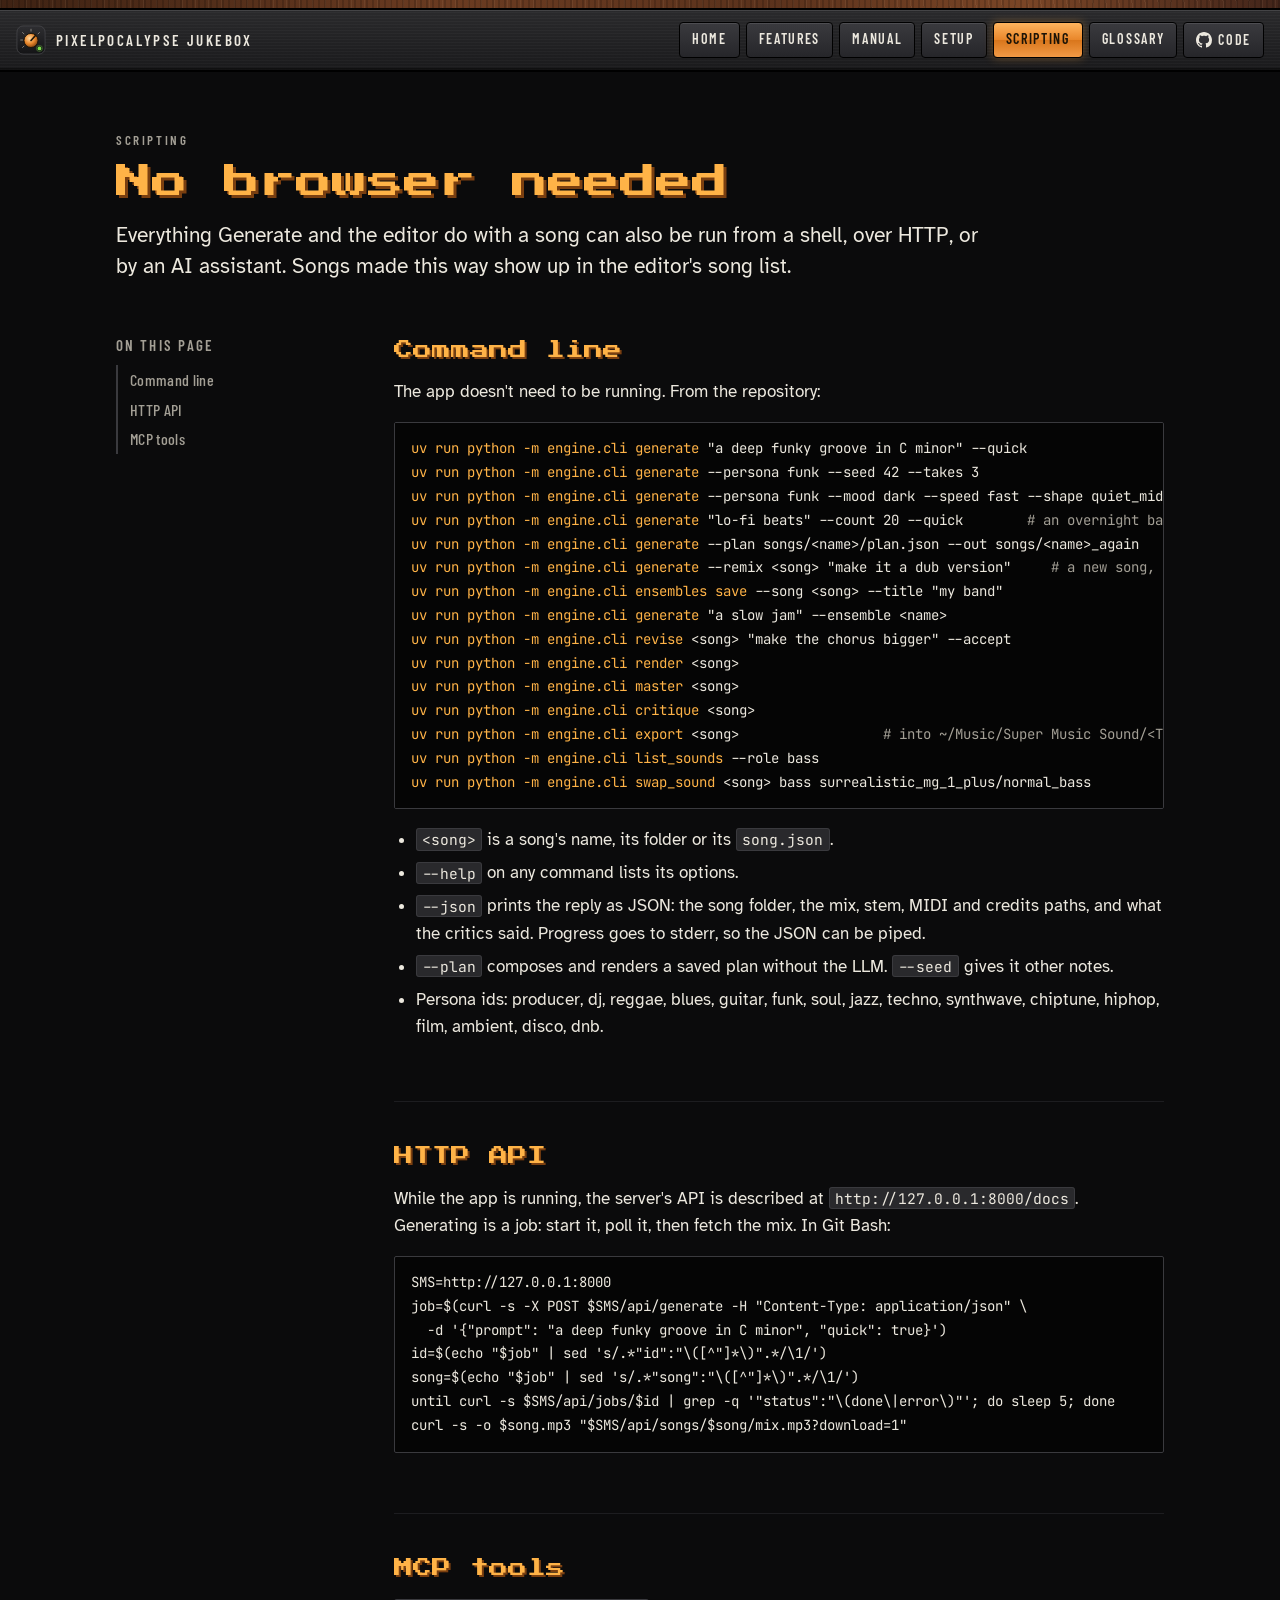
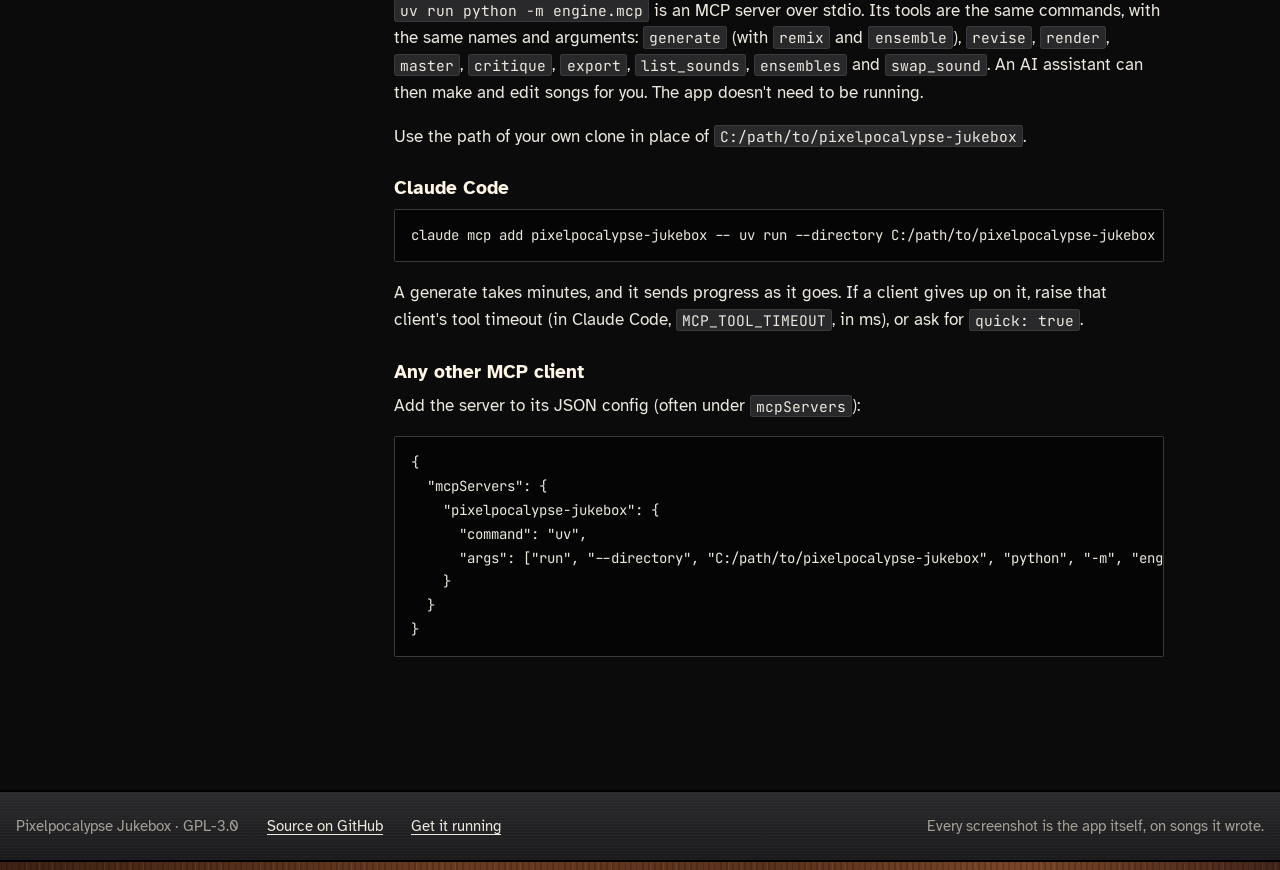
<file: scripting.html>
<!doctype html>
<html lang="en">
<head>
<meta charset="utf-8">
<meta name="viewport" content="width=device-width, initial-scale=1">
<title>Scripting · Pixelpocalypse Jukebox</title>
<meta name="description" content="Drive the Jukebox without a browser: the command line, the HTTP API, and an MCP server that lets an AI assistant make and edit songs.">
<meta property="og:type" content="website">
<meta property="og:site_name" content="Pixelpocalypse Jukebox">
<meta property="og:title" content="Scripting · Pixelpocalypse Jukebox">
<meta property="og:description" content="Drive the Jukebox without a browser: the command line, the HTTP API, and an MCP server that lets an AI assistant make and edit songs.">
<meta property="og:url" content="https://bazola.github.io/pixelpocalypse-jukebox-page/scripting.html">
<meta property="og:image" content="https://bazola.github.io/pixelpocalypse-jukebox-page/img/og.jpg">
<meta property="og:image:width" content="1200">
<meta property="og:image:height" content="630">
<meta name="twitter:card" content="summary_large_image">
<link rel="icon" type="image/svg+xml" href="img/favicon.svg">
<link rel="apple-touch-icon" href="img/apple-touch-icon.png">
<link rel="preconnect" href="https://fonts.googleapis.com">
<link rel="preconnect" href="https://fonts.gstatic.com" crossorigin>
<link rel="stylesheet" href="https://fonts.googleapis.com/css2?family=Press+Start+2P&family=Atkinson+Hyperlegible:ital,wght@0,400;0,700;1,400&family=Barlow+Condensed:wght@500;600&family=Permanent+Marker&family=JetBrains+Mono:wght@400;600&display=swap">
<link rel="stylesheet" href="css/site.css">
</head>
<body>
<div class="rail"></div>
<nav class="nav" aria-label="Site">
  <div class="wrap-wide">
    <a class="nav-brand" href="index.html"><img src="img/favicon.svg" width="30" height="30" alt=""><span>Pixelpocalypse Jukebox</span></a>
    <div class="nav-links">
      <a href="index.html">Home</a>
      <a href="features.html">Features</a>
      <a href="manual.html">Manual</a>
      <a href="setup.html">Setup</a>
      <a href="scripting.html" class="on">Scripting</a>
      <a href="glossary.html">Glossary</a>
      <a class="gh" href="https://github.com/bazola/pixelpocalypse-jukebox"><svg width="16" height="16" viewBox="0 0 16 16" fill="currentColor" aria-hidden="true"><path d="M8 0C3.58 0 0 3.58 0 8c0 3.54 2.29 6.53 5.47 7.59.4.07.55-.17.55-.38 0-.19-.01-.82-.01-1.49-2.01.37-2.53-.49-2.69-.94-.09-.23-.48-.94-.82-1.13-.28-.15-.68-.52-.01-.53.63-.01 1.08.58 1.23.82.72 1.21 1.87.87 2.33.66.07-.52.28-.87.51-1.07-1.78-.2-3.64-.89-3.64-3.95 0-.87.31-1.59.82-2.15-.08-.2-.36-1.02.08-2.12 0 0 .67-.21 2.2.82.64-.18 1.32-.27 2-.27s1.36.09 2 .27c1.53-1.04 2.2-.82 2.2-.82.44 1.1.16 1.92.08 2.12.51.56.82 1.27.82 2.15 0 3.07-1.87 3.75-3.65 3.95.29.25.54.73.54 1.48 0 1.07-.01 1.93-.01 2.2 0 .21.15.46.55.38A8.01 8.01 0 0 0 16 8c0-4.42-3.58-8-8-8Z"/></svg>Code</a>
    </div>
  </div>
</nav>
<header class="page-head">
  <div class="wrap">
    <p class="eyebrow">Scripting</p>
    <h1>No browser needed</h1>
    <p class="lead">Everything Generate and the editor do with a song can also be run from a shell, over HTTP, or by an AI
    assistant. Songs made this way show up in the editor's song list.</p>
  </div>
</header>

<div class="wrap doc">
  <nav class="toc" aria-label="Contents">
    <h4>On this page</h4>
    <ol>
      <li><a href="#cli">Command line</a></li>
      <li><a href="#http">HTTP API</a></li>
      <li><a href="#mcp">MCP tools</a></li>
    </ol>
  </nav>
  <div class="doc-body">

    <section id="cli">
      <h2>Command line</h2>
      <p>The app doesn't need to be running. From the repository:</p>
<pre><code><span class="k">uv run python -m engine.cli generate</span> "a deep funky groove in C minor" --quick
<span class="k">uv run python -m engine.cli generate</span> --persona funk --seed 42 --takes 3
<span class="k">uv run python -m engine.cli generate</span> --persona funk --mood dark --speed fast --shape quiet_middle   <span class="c"># no prompt: a fresh idea from the dials</span>
<span class="k">uv run python -m engine.cli generate</span> "lo-fi beats" --count 20 --quick        <span class="c"># an overnight batch, seeds n, n+1, ...</span>
<span class="k">uv run python -m engine.cli generate</span> --plan songs/&lt;name&gt;/plan.json --out songs/&lt;name&gt;_again   <span class="c"># no LLM call</span>
<span class="k">uv run python -m engine.cli generate</span> --remix &lt;song&gt; "make it a dub version"     <span class="c"># a new song, &lt;song&gt;_remix</span>
<span class="k">uv run python -m engine.cli ensembles save</span> --song &lt;song&gt; --title "my band"
<span class="k">uv run python -m engine.cli generate</span> "a slow jam" --ensemble &lt;name&gt;
<span class="k">uv run python -m engine.cli revise</span> &lt;song&gt; "make the chorus bigger" --accept
<span class="k">uv run python -m engine.cli render</span> &lt;song&gt;
<span class="k">uv run python -m engine.cli master</span> &lt;song&gt;
<span class="k">uv run python -m engine.cli critique</span> &lt;song&gt;
<span class="k">uv run python -m engine.cli export</span> &lt;song&gt;                  <span class="c"># into ~/Music/Super Music Sound/&lt;Title&gt; v&lt;N&gt;/</span>
<span class="k">uv run python -m engine.cli list_sounds</span> --role bass
<span class="k">uv run python -m engine.cli swap_sound</span> &lt;song&gt; bass surrealistic_mg_1_plus/normal_bass</code></pre>
      <ul>
        <li><code>&lt;song&gt;</code> is a song's name, its folder or its <code>song.json</code>.</li>
        <li><code>--help</code> on any command lists its options.</li>
        <li><code>--json</code> prints the reply as JSON: the song folder, the mix, stem, MIDI and credits paths, and what the
        critics said. Progress goes to stderr, so the JSON can be piped.</li>
        <li><code>--plan</code> composes and renders a saved plan without the LLM. <code>--seed</code> gives it other notes.</li>
        <li>Persona ids: producer, dj, reggae, blues, guitar, funk, soul, jazz, techno, synthwave, chiptune, hiphop, film,
        ambient, disco, dnb.</li>
      </ul>
    </section>

    <section id="http">
      <h2>HTTP API</h2>
      <p>While the app is running, the server's API is described at <code>http://127.0.0.1:8000/docs</code>. Generating is a
      job: start it, poll it, then fetch the mix. In Git Bash:</p>
<pre><code>SMS=http://127.0.0.1:8000
job=$(curl -s -X POST $SMS/api/generate -H "Content-Type: application/json" \
  -d '{"prompt": "a deep funky groove in C minor", "quick": true}')
id=$(echo "$job" | sed 's/.*"id":"\([^"]*\)".*/\1/')
song=$(echo "$job" | sed 's/.*"song":"\([^"]*\)".*/\1/')
until curl -s $SMS/api/jobs/$id | grep -q '"status":"\(done\|error\)"'; do sleep 5; done
curl -s -o $song.mp3 "$SMS/api/songs/$song/mix.mp3?download=1"</code></pre>
    </section>

    <section id="mcp">
      <h2>MCP tools</h2>
      <p><code>uv run python -m engine.mcp</code> is an MCP server over stdio. Its tools are the same commands, with the same
      names and arguments: <code>generate</code> (with <code>remix</code> and <code>ensemble</code>), <code>revise</code>,
      <code>render</code>, <code>master</code>, <code>critique</code>, <code>export</code>, <code>list_sounds</code>,
      <code>ensembles</code> and <code>swap_sound</code>. An AI assistant can then make and edit songs for you. The app
      doesn't need to be running.</p>
      <p>Use the path of your own clone in place of <code>C:/path/to/pixelpocalypse-jukebox</code>.</p>
      <h3>Claude Code</h3>
<pre><code>claude mcp add pixelpocalypse-jukebox -- uv run --directory C:/path/to/pixelpocalypse-jukebox python -m engine.mcp</code></pre>
      <p>A generate takes minutes, and it sends progress as it goes. If a client gives up on it, raise that client's tool
      timeout (in Claude Code, <code>MCP_TOOL_TIMEOUT</code>, in ms), or ask for <code>quick: true</code>.</p>
      <h3>Any other MCP client</h3>
      <p>Add the server to its JSON config (often under <code>mcpServers</code>):</p>
<pre><code>{
  "mcpServers": {
    "pixelpocalypse-jukebox": {
      "command": "uv",
      "args": ["run", "--directory", "C:/path/to/pixelpocalypse-jukebox", "python", "-m", "engine.mcp"]
    }
  }
}</code></pre>
    </section>

  </div>
</div>

<footer class="foot">
  <div class="wrap-wide">
    <span>Pixelpocalypse Jukebox · GPL-3.0</span>
    <a href="https://github.com/bazola/pixelpocalypse-jukebox">Source on GitHub</a>
    <a href="setup.html">Get it running</a>
    <span class="sp">Every screenshot is the app itself, on songs it wrote.</span>
  </div>
</footer>
<div class="rail" style="border-bottom:0;border-top:2px solid #000"></div>
</body>
</html>
</file>
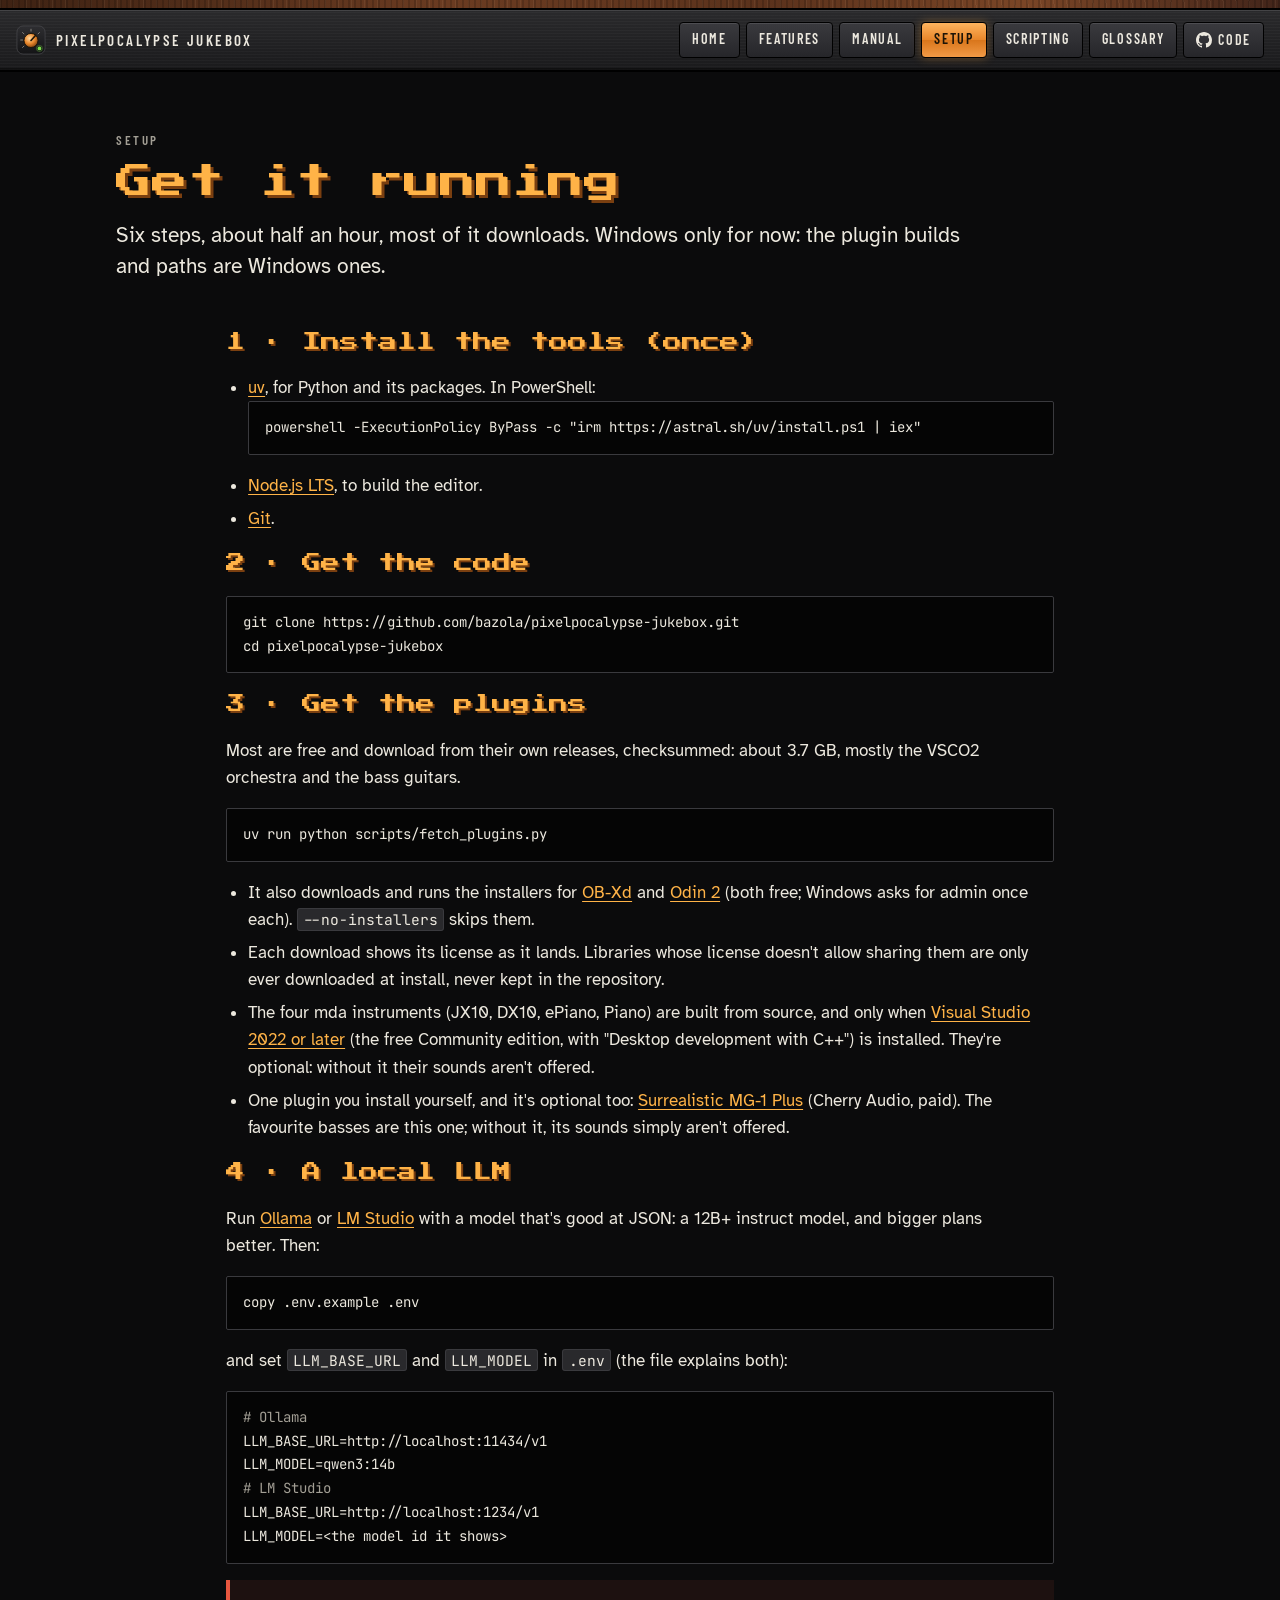
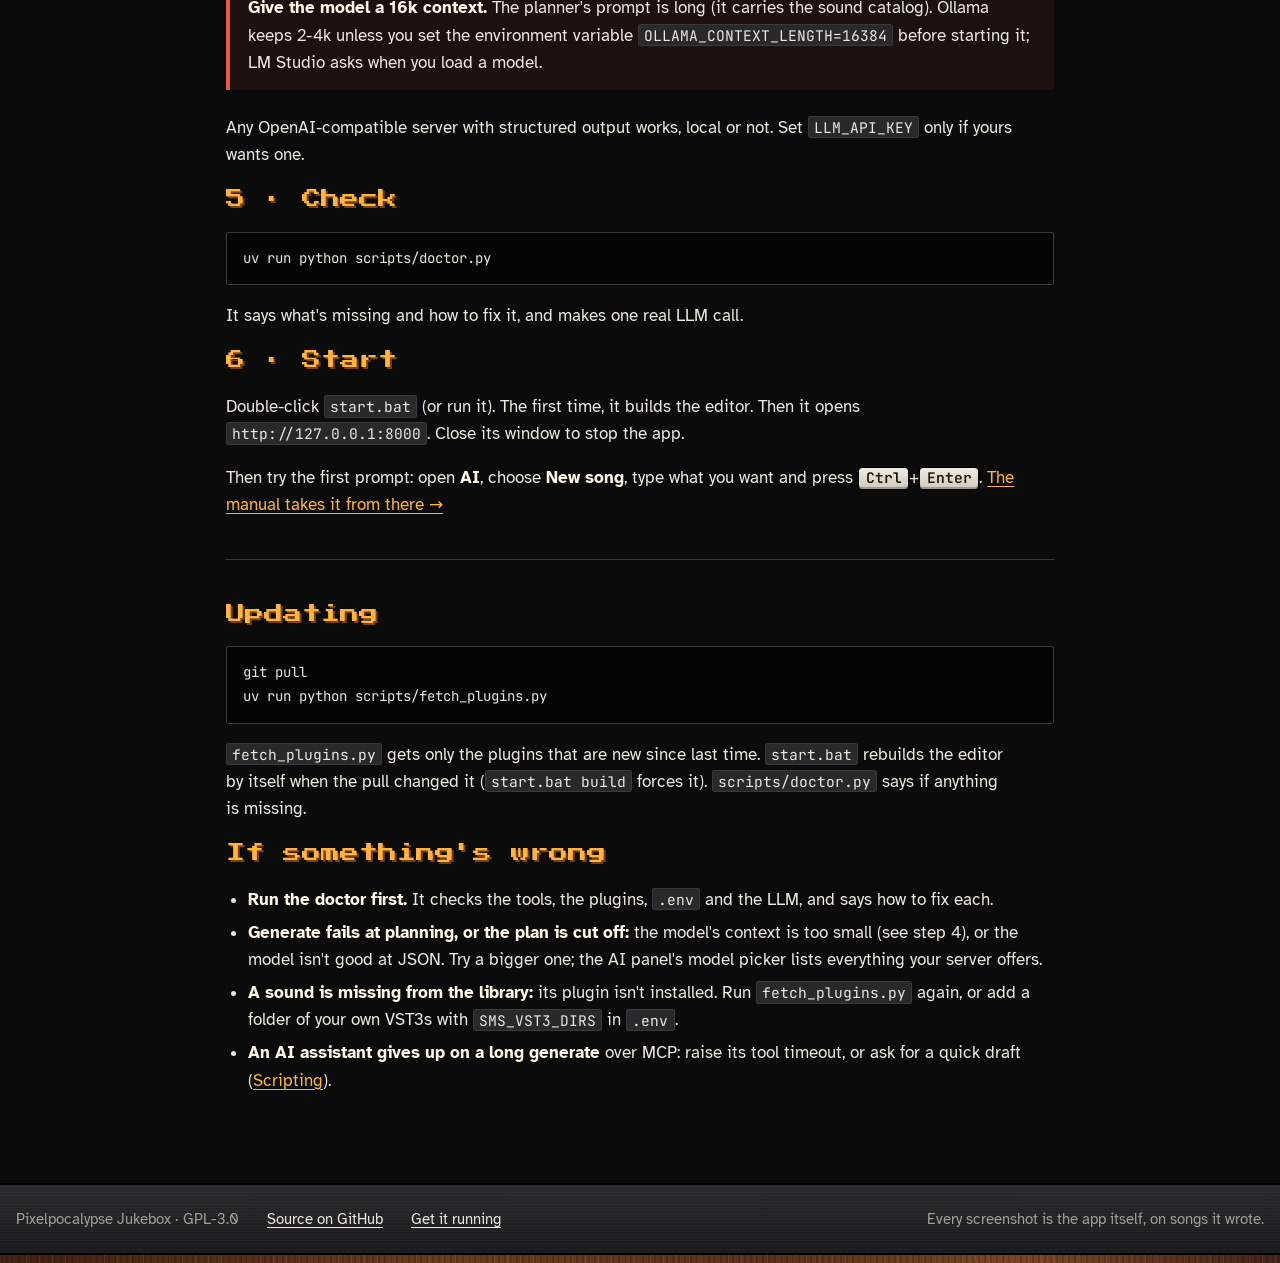
<file: setup.html>
<!doctype html>
<html lang="en">
<head>
<meta charset="utf-8">
<meta name="viewport" content="width=device-width, initial-scale=1">
<title>Setup · Pixelpocalypse Jukebox</title>
<meta name="description" content="Install the Jukebox on Windows: the tools, the code, the free plugins, a local LLM through Ollama or LM Studio, and a check that says what's missing.">
<meta property="og:type" content="website">
<meta property="og:site_name" content="Pixelpocalypse Jukebox">
<meta property="og:title" content="Setup · Pixelpocalypse Jukebox">
<meta property="og:description" content="Install the Jukebox on Windows: the tools, the code, the free plugins, a local LLM through Ollama or LM Studio, and a check that says what's missing.">
<meta property="og:url" content="https://bazola.github.io/pixelpocalypse-jukebox-page/setup.html">
<meta property="og:image" content="https://bazola.github.io/pixelpocalypse-jukebox-page/img/og.jpg">
<meta property="og:image:width" content="1200">
<meta property="og:image:height" content="630">
<meta name="twitter:card" content="summary_large_image">
<link rel="icon" type="image/svg+xml" href="img/favicon.svg">
<link rel="apple-touch-icon" href="img/apple-touch-icon.png">
<link rel="preconnect" href="https://fonts.googleapis.com">
<link rel="preconnect" href="https://fonts.gstatic.com" crossorigin>
<link rel="stylesheet" href="https://fonts.googleapis.com/css2?family=Press+Start+2P&family=Atkinson+Hyperlegible:ital,wght@0,400;0,700;1,400&family=Barlow+Condensed:wght@500;600&family=Permanent+Marker&family=JetBrains+Mono:wght@400;600&display=swap">
<link rel="stylesheet" href="css/site.css">
</head>
<body>
<div class="rail"></div>
<nav class="nav" aria-label="Site">
  <div class="wrap-wide">
    <a class="nav-brand" href="index.html"><img src="img/favicon.svg" width="30" height="30" alt=""><span>Pixelpocalypse Jukebox</span></a>
    <div class="nav-links">
      <a href="index.html">Home</a>
      <a href="features.html">Features</a>
      <a href="manual.html">Manual</a>
      <a href="setup.html" class="on">Setup</a>
      <a href="scripting.html">Scripting</a>
      <a href="glossary.html">Glossary</a>
      <a class="gh" href="https://github.com/bazola/pixelpocalypse-jukebox"><svg width="16" height="16" viewBox="0 0 16 16" fill="currentColor" aria-hidden="true"><path d="M8 0C3.58 0 0 3.58 0 8c0 3.54 2.29 6.53 5.47 7.59.4.07.55-.17.55-.38 0-.19-.01-.82-.01-1.49-2.01.37-2.53-.49-2.69-.94-.09-.23-.48-.94-.82-1.13-.28-.15-.68-.52-.01-.53.63-.01 1.08.58 1.23.82.72 1.21 1.87.87 2.33.66.07-.52.28-.87.51-1.07-1.78-.2-3.64-.89-3.64-3.95 0-.87.31-1.59.82-2.15-.08-.2-.36-1.02.08-2.12 0 0 .67-.21 2.2.82.64-.18 1.32-.27 2-.27s1.36.09 2 .27c1.53-1.04 2.2-.82 2.2-.82.44 1.1.16 1.92.08 2.12.51.56.82 1.27.82 2.15 0 3.07-1.87 3.75-3.65 3.95.29.25.54.73.54 1.48 0 1.07-.01 1.93-.01 2.2 0 .21.15.46.55.38A8.01 8.01 0 0 0 16 8c0-4.42-3.58-8-8-8Z"/></svg>Code</a>
    </div>
  </div>
</nav>
<header class="page-head">
  <div class="wrap">
    <p class="eyebrow">Setup</p>
    <h1>Get it running</h1>
    <p class="lead">Six steps, about half an hour, most of it downloads. Windows only for now: the plugin builds and paths
    are Windows ones.</p>
  </div>
</header>

<div class="wrap" style="padding-block: 16px 72px; max-width: 860px">

  <h2>1 · Install the tools (once)</h2>
  <ul>
    <li><a href="https://docs.astral.sh/uv/getting-started/installation/">uv</a>, for Python and its packages. In PowerShell:
<pre><code>powershell -ExecutionPolicy ByPass -c "irm https://astral.sh/uv/install.ps1 | iex"</code></pre></li>
    <li><a href="https://nodejs.org/">Node.js LTS</a>, to build the editor.</li>
    <li><a href="https://git-scm.com/download/win">Git</a>.</li>
  </ul>

  <h2>2 · Get the code</h2>
<pre><code>git clone https://github.com/bazola/pixelpocalypse-jukebox.git
cd pixelpocalypse-jukebox</code></pre>

  <h2>3 · Get the plugins</h2>
  <p>Most are free and download from their own releases, checksummed: about 3.7 GB, mostly the VSCO2 orchestra and the
  bass guitars.</p>
<pre><code>uv run python scripts/fetch_plugins.py</code></pre>
  <ul>
    <li>It also downloads and runs the installers for <a href="https://www.discodsp.com/obxd/">OB-Xd</a> and
    <a href="https://thewavewarden.com/odin2">Odin 2</a> (both free; Windows asks for admin once each).
    <code>--no-installers</code> skips them.</li>
    <li>Each download shows its license as it lands. Libraries whose license doesn't allow sharing them are only ever
    downloaded at install, never kept in the repository.</li>
    <li>The four mda instruments (JX10, DX10, ePiano, Piano) are built from source, and only when
    <a href="https://visualstudio.microsoft.com/vs/community/">Visual Studio 2022 or later</a> (the free Community edition,
    with "Desktop development with C++") is installed. They're optional: without it their sounds aren't offered.</li>
    <li>One plugin you install yourself, and it's optional too:
    <a href="https://cherryaudio.com/products/surrealistic-mg-1-plus">Surrealistic MG-1 Plus</a> (Cherry Audio, paid).
    The favourite basses are this one; without it, its sounds simply aren't offered.</li>
  </ul>

  <h2>4 · A local LLM</h2>
  <p>Run <a href="https://ollama.com/">Ollama</a> or <a href="https://lmstudio.ai/">LM Studio</a> with a model that's good
  at JSON: a 12B+ instruct model, and bigger plans better. Then:</p>
<pre><code>copy .env.example .env</code></pre>
  <p>and set <code>LLM_BASE_URL</code> and <code>LLM_MODEL</code> in <code>.env</code> (the file explains both):</p>
<pre><code><span class="c"># Ollama</span>
LLM_BASE_URL=http://localhost:11434/v1
LLM_MODEL=qwen3:14b
<span class="c"># LM Studio</span>
LLM_BASE_URL=http://localhost:1234/v1
LLM_MODEL=&lt;the model id it shows&gt;</code></pre>
  <div class="note warn"><p><b>Give the model a 16k context.</b> The planner's prompt is long (it carries the sound
  catalog). Ollama keeps 2-4k unless you set the environment variable <code>OLLAMA_CONTEXT_LENGTH=16384</code> before
  starting it; LM Studio asks when you load a model.</p></div>
  <p>Any OpenAI-compatible server with structured output works, local or not. Set <code>LLM_API_KEY</code> only if yours
  wants one.</p>

  <h2>5 · Check</h2>
<pre><code>uv run python scripts/doctor.py</code></pre>
  <p>It says what's missing and how to fix it, and makes one real LLM call.</p>

  <h2>6 · Start</h2>
  <p>Double-click <code>start.bat</code> (or run it). The first time, it builds the editor. Then it opens
  <code>http://127.0.0.1:8000</code>. Close its window to stop the app.</p>
  <p>Then try the first prompt: open <b>AI</b>, choose <b>New song</b>, type what you want and press
  <kbd>Ctrl</kbd>+<kbd>Enter</kbd>. <a href="manual.html#new-song">The manual takes it from there →</a></p>

  <hr>

  <h2>Updating</h2>
<pre><code>git pull
uv run python scripts/fetch_plugins.py</code></pre>
  <p><code>fetch_plugins.py</code> gets only the plugins that are new since last time. <code>start.bat</code> rebuilds the
  editor by itself when the pull changed it (<code>start.bat build</code> forces it). <code>scripts/doctor.py</code> says if
  anything is missing.</p>

  <h2>If something's wrong</h2>
  <ul>
    <li><b>Run the doctor first.</b> It checks the tools, the plugins, <code>.env</code> and the LLM, and says how to fix each.</li>
    <li><b>Generate fails at planning, or the plan is cut off:</b> the model's context is too small (see step 4), or the
    model isn't good at JSON. Try a bigger one; the AI panel's model picker lists everything your server offers.</li>
    <li><b>A sound is missing from the library:</b> its plugin isn't installed. Run <code>fetch_plugins.py</code> again, or
    add a folder of your own VST3s with <code>SMS_VST3_DIRS</code> in <code>.env</code>.</li>
    <li><b>An AI assistant gives up on a long generate</b> over MCP: raise its tool timeout, or ask for a quick draft
    (<a href="scripting.html#mcp">Scripting</a>).</li>
  </ul>
</div>

<footer class="foot">
  <div class="wrap-wide">
    <span>Pixelpocalypse Jukebox · GPL-3.0</span>
    <a href="https://github.com/bazola/pixelpocalypse-jukebox">Source on GitHub</a>
    <a href="setup.html">Get it running</a>
    <span class="sp">Every screenshot is the app itself, on songs it wrote.</span>
  </div>
</footer>
<div class="rail" style="border-bottom:0;border-top:2px solid #000"></div>
</body>
</html>
</file>
<file: css/site.css>
/* Pixelpocalypse Jukebox — the project site.
   Dark only, like the app. The tokens are the app's own faceplate (web/src/index.css in the
   app's repo), so the site looks like the machine it describes. */

:root {
  color-scheme: dark;
  --bg: #0b0b0c;
  --panel: #1f1f21;
  --panel2: #29292c;
  --line: #3a3a3e;
  --text: #ece8de;
  --dim: #a39f95;
  --accent: #ffb347;
  --accent-deep: #7a3f10;
  --on-accent: #1c1407;
  --hot: #e8573f;
  --good: #7ce04a;
  --teal: #3fb8a5;
  --violet: #a98be8;
  --tape: #eee5c9;
  --tape-ink: #1f1d1a;
  --screen: #050505;
  --wood: repeating-linear-gradient(91deg, rgb(0 0 0 / .16) 0 2px, transparent 2px 6px),
          repeating-linear-gradient(88deg, rgb(255 214 170 / .07) 0 1px, transparent 1px 13px),
          linear-gradient(90deg, #3e2213, #6a3b21 35%, #5b321c 60%, #7a4526 80%, #43251a);
  --plate: repeating-linear-gradient(0deg, rgb(255 255 255 / .028) 0 1px, transparent 1px 3px), linear-gradient(#2a2a2c, #1a1a1c);
  --plate-edge: inset 0 1px 0 rgb(255 255 255 / .12), inset 0 -2px 0 rgb(0 0 0 / .4);
  --pixel: "Press Start 2P", ui-monospace, "Courier New", monospace;
  --ui: "Barlow Condensed", "Arial Narrow", system-ui, sans-serif;
  --body: "Atkinson Hyperlegible", "Segoe UI", system-ui, sans-serif;
  --tapefont: "Permanent Marker", cursive;
  --mono: "JetBrains Mono", ui-monospace, Consolas, monospace;
  --wrap: 1080px;
  --gutter: max(16px, env(safe-area-inset-left, 0px));
}

* { box-sizing: border-box }
html { scroll-padding-top: 76px }
body {
  margin: 0; background: var(--bg); color: var(--text);
  font: 17px/1.6 var(--body);
  -webkit-font-smoothing: antialiased;
}
img { max-width: 100%; height: auto; display: block }
a { color: var(--accent); text-underline-offset: 3px; text-decoration-thickness: 1px }
a:hover { color: #ffd08a }
p { margin: 0 0 1em; text-wrap: pretty }
ul, ol { margin: 0 0 1em; padding-left: 1.3em }
li { margin-bottom: .35em }
strong, b { color: #fff6e6 }
code, kbd { font-family: var(--mono); font-size: .86em }
code { background: var(--panel2); border: 1px solid var(--line); padding: .05em .35em; border-radius: 3px; overflow-wrap: anywhere }
kbd {
  display: inline-block; padding: .05em .45em; border-radius: 4px; line-height: 1.4;
  background: linear-gradient(#f0ece2, #cfc9bb); color: var(--on-accent);
  box-shadow: inset 0 -2px 0 rgb(0 0 0 / .25); border: 1px solid #000; font-weight: 600;
}
pre {
  margin: 0 0 1.2em; overflow-x: auto; background: var(--screen); border: 1px solid var(--line);
  padding: 14px 16px; font: 400 14px/1.7 var(--mono); color: var(--text); border-radius: 2px;
}
pre code { background: none; border: 0; padding: 0; font-size: inherit }
pre .c { color: var(--dim) }
pre .k { color: var(--accent) }
hr { border: 0; border-top: 1px solid var(--line); margin: 40px 0 }

.wrap { max-width: var(--wrap); margin-inline: auto; padding-inline: var(--gutter) }
.wrap-wide { max-width: 1320px; margin-inline: auto; padding-inline: var(--gutter) }

/* ---------- the top rail and navigation ---------- */
.rail { height: 10px; background: var(--wood); border-bottom: 2px solid #000 }
.nav {
  position: sticky; top: 0; z-index: 10;
  background: var(--plate); border-bottom: 2px solid #000; box-shadow: var(--plate-edge);
}
.nav .wrap-wide { display: flex; align-items: center; gap: 18px; min-height: 60px; flex-wrap: wrap; padding-block: 8px }
.nav-brand {
  display: flex; align-items: center; gap: 10px; text-decoration: none; color: var(--text);
  font: 600 15px/1 var(--ui); letter-spacing: .16em; text-transform: uppercase; margin-right: auto;
}
.nav-brand img { width: 30px; height: 30px }
.nav-links { display: flex; gap: 6px; flex-wrap: wrap }
.nav-links a {
  font: 600 14px/1 var(--ui); letter-spacing: .12em; text-transform: uppercase; text-decoration: none;
  color: var(--text); padding: 9px 12px; border-radius: 4px; border: 1px solid #000;
  background: linear-gradient(#3a3a3e, #26262a); box-shadow: inset 0 1px 0 rgb(255 255 255 / .1);
}
.nav-links a:hover { background: linear-gradient(#45454a, #2c2c30); color: #fff }
.nav-links a.on {
  background: linear-gradient(#ffb45e, #e8862a 50%, #d9761c 51%, #f29a45); color: var(--on-accent);
  box-shadow: 0 0 10px rgb(255 170 60 / .35);
}
.nav-links a.gh { display: inline-flex; align-items: center; gap: 6px }

/* ---------- headings ---------- */
h1, h2, h3, h4 { margin: 0; text-wrap: balance }
h2 {
  font: 400 clamp(15px, 2vw, 19px)/1.5 var(--pixel); color: var(--accent);
  text-shadow: 2px 2px 0 var(--accent-deep); margin-bottom: 18px;
}
h3 { font: 700 21px/1.3 var(--body); margin-bottom: 8px; color: #fff6e6 }
h4 { font: 600 15px/1.3 var(--ui); letter-spacing: .14em; text-transform: uppercase; color: var(--dim); margin-bottom: 8px }
.eyebrow { font: 600 13px/1.3 var(--ui); letter-spacing: .2em; text-transform: uppercase; color: var(--dim); margin: 0 0 10px }
.lead { font-size: clamp(18px, 2.2vw, 21px); line-height: 1.5; max-width: 62ch }
.muted { color: var(--dim) }

section { padding-block: clamp(36px, 6vw, 64px) }
section + section { border-top: 1px solid #1d1d20 }

/* ---------- the home hero: the jukebox's lit display ---------- */
.hero { padding-block: clamp(40px, 7vw, 80px) clamp(32px, 5vw, 56px); background:
  radial-gradient(ellipse 70% 60% at 20% 0%, rgb(255 179 71 / .10), transparent 70%),
  radial-gradient(ellipse 60% 50% at 90% 30%, rgb(232 87 63 / .08), transparent 70%) }
.hero-grid { display: grid; grid-template-columns: minmax(0, 1.05fr) minmax(0, 1fr); gap: clamp(24px, 4vw, 48px); align-items: center }
.hero h1 { font: 400 clamp(24px, 4.6vw, 52px)/1.25 var(--pixel); color: var(--accent); text-shadow: 3px 3px 0 var(--accent-deep); margin-bottom: 20px }
.hero h1 span { display: block }
.hero h1 span + span { color: var(--text); text-shadow: 3px 3px 0 #000 }
.screen { background: var(--screen); border: 2px solid #000; box-shadow: inset 0 0 0 1px var(--line), 0 20px 50px rgb(0 0 0 / .5) }
.screen canvas { display: block; width: 100%; height: clamp(110px, 16vw, 170px); image-rendering: pixelated }
.prompt { font: 400 15px/1.5 var(--mono); margin: 0; padding: 10px 14px; color: var(--accent); border-top: 1px solid var(--line); overflow-wrap: anywhere }
.prompt b { color: var(--dim); font-weight: 400 }
.cta-row { display: flex; gap: 10px; flex-wrap: wrap; margin-top: 24px }
.btn {
  display: inline-flex; align-items: center; gap: 8px; text-decoration: none;
  font: 600 16px/1 var(--ui); letter-spacing: .12em; text-transform: uppercase;
  padding: 13px 18px; border-radius: 5px; border: 1px solid #000; color: var(--text);
  background: linear-gradient(#3a3a3e, #26262a); box-shadow: inset 0 1px 0 rgb(255 255 255 / .1), 0 3px 0 #000;
}
.btn:hover { color: #fff; background: linear-gradient(#45454a, #2c2c30) }
.btn-amber { background: linear-gradient(#ffb45e, #e8862a 50%, #d9761c 51%, #f29a45); color: var(--on-accent) }
.btn-amber:hover { color: var(--on-accent); filter: brightness(1.08); background: linear-gradient(#ffb45e, #e8862a 50%, #d9761c 51%, #f29a45) }

/* ---------- screenshots ---------- */
figure { margin: 0 0 1.4em }
.shot { border: 2px solid #000; box-shadow: 0 0 0 1px var(--line), 0 14px 40px rgb(0 0 0 / .45); background: #000 }
figcaption { font-size: 15px; color: var(--dim); margin-top: 10px; line-height: 1.5 }
figcaption b { color: var(--text) }

/* ---------- how a song gets made (a real order: numbered) ---------- */
.flow { list-style: none; counter-reset: s; margin: 0; padding: 0; display: grid; grid-template-columns: repeat(6, minmax(0, 1fr)); gap: 2px; background: #000; border: 2px solid #000 }
.flow li { counter-increment: s; background: var(--panel2); padding: 14px; margin: 0; display: grid; gap: 6px; align-content: start; min-width: 0 }
.flow li::before { content: counter(s); font: 400 12px/1 var(--pixel); color: var(--accent) }
.flow strong { font-size: 16px; line-height: 1.25 }
.flow span { font-size: 14.5px; line-height: 1.45; color: var(--dim) }

/* ---------- the title strips (feature lists) ---------- */
.bank { display: grid; grid-template-columns: repeat(2, minmax(0, 1fr)); gap: 36px 28px }
.group { display: grid; gap: 12px; align-content: start; min-width: 0 }
.group header { display: flex; align-items: center; gap: 12px }
.key {
  font: 400 15px/1 var(--pixel); width: 38px; height: 38px; flex: none; display: grid; place-items: center;
  background: var(--accent); color: var(--on-accent); box-shadow: inset -3px -3px 0 #b5701c, inset 3px 3px 0 #ffd9a0;
}
.group h3 { margin: 0 }
.group h3 a { color: inherit; text-decoration: none }
.group h3 a:hover { color: var(--accent) }
.strips { list-style: none; margin: 0; padding: 0; display: grid; gap: 6px }
.strips li { background: var(--tape); color: var(--tape-ink); padding: 9px 13px; margin: 0; border-block: 3px solid var(--hot); display: grid; gap: 1px; min-width: 0 }
.strips b { font-size: 16px; line-height: 1.3; color: var(--tape-ink) }
.strips span { font-size: 14.5px; line-height: 1.45 }

/* ---------- cards and grids ---------- */
.grid { display: grid; gap: 18px }
.grid-2 { grid-template-columns: repeat(2, minmax(0, 1fr)) }
.grid-3 { grid-template-columns: repeat(3, minmax(0, 1fr)) }
.card { background: var(--panel); border: 1px solid var(--line); padding: 20px 22px; box-shadow: var(--plate-edge); min-width: 0 }
.card p:last-child { margin-bottom: 0 }
a.card { display: block; color: inherit; text-decoration: none }
a.card:hover { border-color: var(--accent) }
a.card h3::after { content: " →"; color: var(--accent) }
.tapelabel {
  display: inline-block; font: 400 18px/1.2 var(--tapefont); color: var(--tape-ink); background: var(--tape);
  padding: 4px 12px 3px; transform: rotate(-1.2deg); box-shadow: 0 2px 0 rgb(0 0 0 / .4); margin-bottom: 12px;
}
.plate { background: var(--plate); border: 1px solid var(--line); padding: clamp(18px, 3vw, 28px); box-shadow: var(--plate-edge) }
.note { border-left: 4px solid var(--accent); background: rgb(255 179 71 / .07); padding: 14px 18px; margin: 0 0 1.4em }
.note p:last-child { margin-bottom: 0 }
.note.warn { border-color: var(--hot); background: rgb(232 87 63 / .08) }

/* features: a picture beside its words, alternating */
.feature { display: grid; grid-template-columns: minmax(0, 1fr) minmax(0, 1.5fr); gap: clamp(20px, 3.5vw, 44px); align-items: center; padding-block: 28px }
.feature + .feature { border-top: 1px dashed #2c2c30 }
.feature:nth-child(even) > :first-child { order: 2 }
.feature ul { padding-left: 1.1em }

/* ---------- the manual: contents beside the text ---------- */
.page-head { padding-block: clamp(36px, 6vw, 60px) 8px }
.page-head h1 { font: 400 clamp(22px, 3.6vw, 36px)/1.3 var(--pixel); color: var(--accent); text-shadow: 3px 3px 0 var(--accent-deep); margin-bottom: 14px }
.doc { display: grid; grid-template-columns: 230px minmax(0, 1fr); gap: 48px; align-items: start; padding-block: 24px 72px }
.toc { position: sticky; top: 84px; max-height: calc(100vh - 100px); overflow-y: auto; font: 500 16px/1.35 var(--ui); letter-spacing: .02em }
.toc h4 { margin-bottom: 10px }
.toc ol { list-style: none; padding: 0; margin: 0 0 18px; border-left: 2px solid var(--line) }
.toc li { margin: 0 }
.toc a { display: block; padding: 4px 0 4px 12px; color: var(--dim); text-decoration: none; margin-left: -2px; border-left: 2px solid transparent }
.toc a:hover { color: var(--text); border-left-color: var(--accent) }
.doc-body { max-width: 780px; min-width: 0 }
.doc-body > section { padding-block: 0 44px; border: 0 }
.doc-body > section + section { border-top: 1px solid #1d1d20; padding-top: 40px }
.doc-body h2 { margin-bottom: 14px }
.doc-body h3 { margin-top: 26px; font-size: 19px }
.doc-body figure { margin-block: 18px 22px }
.where { font: 600 13px/1.3 var(--ui); letter-spacing: .14em; text-transform: uppercase; color: var(--teal); margin: -6px 0 12px }

table { border-collapse: collapse; width: 100%; margin: 0 0 1.4em; font-size: 15.5px }
th, td { text-align: left; vertical-align: top; padding: 9px 12px; border-bottom: 1px solid var(--line) }
th { font: 600 14px/1.3 var(--ui); letter-spacing: .12em; text-transform: uppercase; color: var(--dim); background: var(--panel) }
td:first-child { white-space: nowrap; font-weight: 700; color: #fff6e6 }
.table-scroll { overflow-x: auto }

/* glossary: term and meaning */
.gloss { display: grid; grid-template-columns: minmax(150px, 220px) minmax(0, 1fr); margin: 0 0 1.6em; border-top: 1px solid var(--line) }
.gloss dt, .gloss dd { margin: 0; padding: 10px 12px; border-bottom: 1px solid var(--line) }
.gloss dt { font-weight: 700; color: #fff6e6 }
.gloss dd { color: var(--text) }
.glossfilter { width: 100%; max-width: 420px; font: 400 16px var(--mono); padding: 10px 14px; background: #1c1407; color: var(--accent); border: 1px solid #000; box-shadow: inset 0 0 0 1px var(--line); margin-bottom: 20px }
.glossfilter::placeholder { color: #8a6a3c }

/* ---------- footer ---------- */
.foot { border-top: 2px solid #000; background: var(--plate); margin-top: 0 }
.foot .wrap-wide { display: flex; gap: 12px 28px; flex-wrap: wrap; padding-block: 22px; font-size: 15px; color: var(--dim); align-items: center }
.foot a { color: var(--text) }
.foot .sp { margin-left: auto }

/* ---------- narrow screens ---------- */
@media (max-width: 980px) {
  .flow { grid-template-columns: repeat(3, minmax(0, 1fr)) }
  .doc { grid-template-columns: minmax(0, 1fr); gap: 8px }
  .toc { position: static; max-height: none; border: 1px solid var(--line); padding: 14px 16px; background: var(--panel) }
  .toc ol { columns: 2; column-gap: 20px }
}
@media (max-width: 820px) {
  .hero-grid, .feature, .grid-2, .grid-3, .bank { grid-template-columns: minmax(0, 1fr) }
  .feature:nth-child(even) > :first-child { order: 0 }
  .nav-brand span { display: none }
  .nav { position: static } /* two rows of buttons: too tall to keep on screen */
  html { scroll-padding-top: 12px }
}
@media (max-width: 560px) {
  .flow { grid-template-columns: repeat(2, minmax(0, 1fr)) }
  .toc ol { columns: 1 }
  .gloss { grid-template-columns: minmax(0, 1fr) }
  .gloss dt { border-bottom: 0; padding-bottom: 0 }
  td:first-child { white-space: normal }
}
@media (prefers-reduced-motion: reduce) { * { scroll-behavior: auto !important } }
</file>
